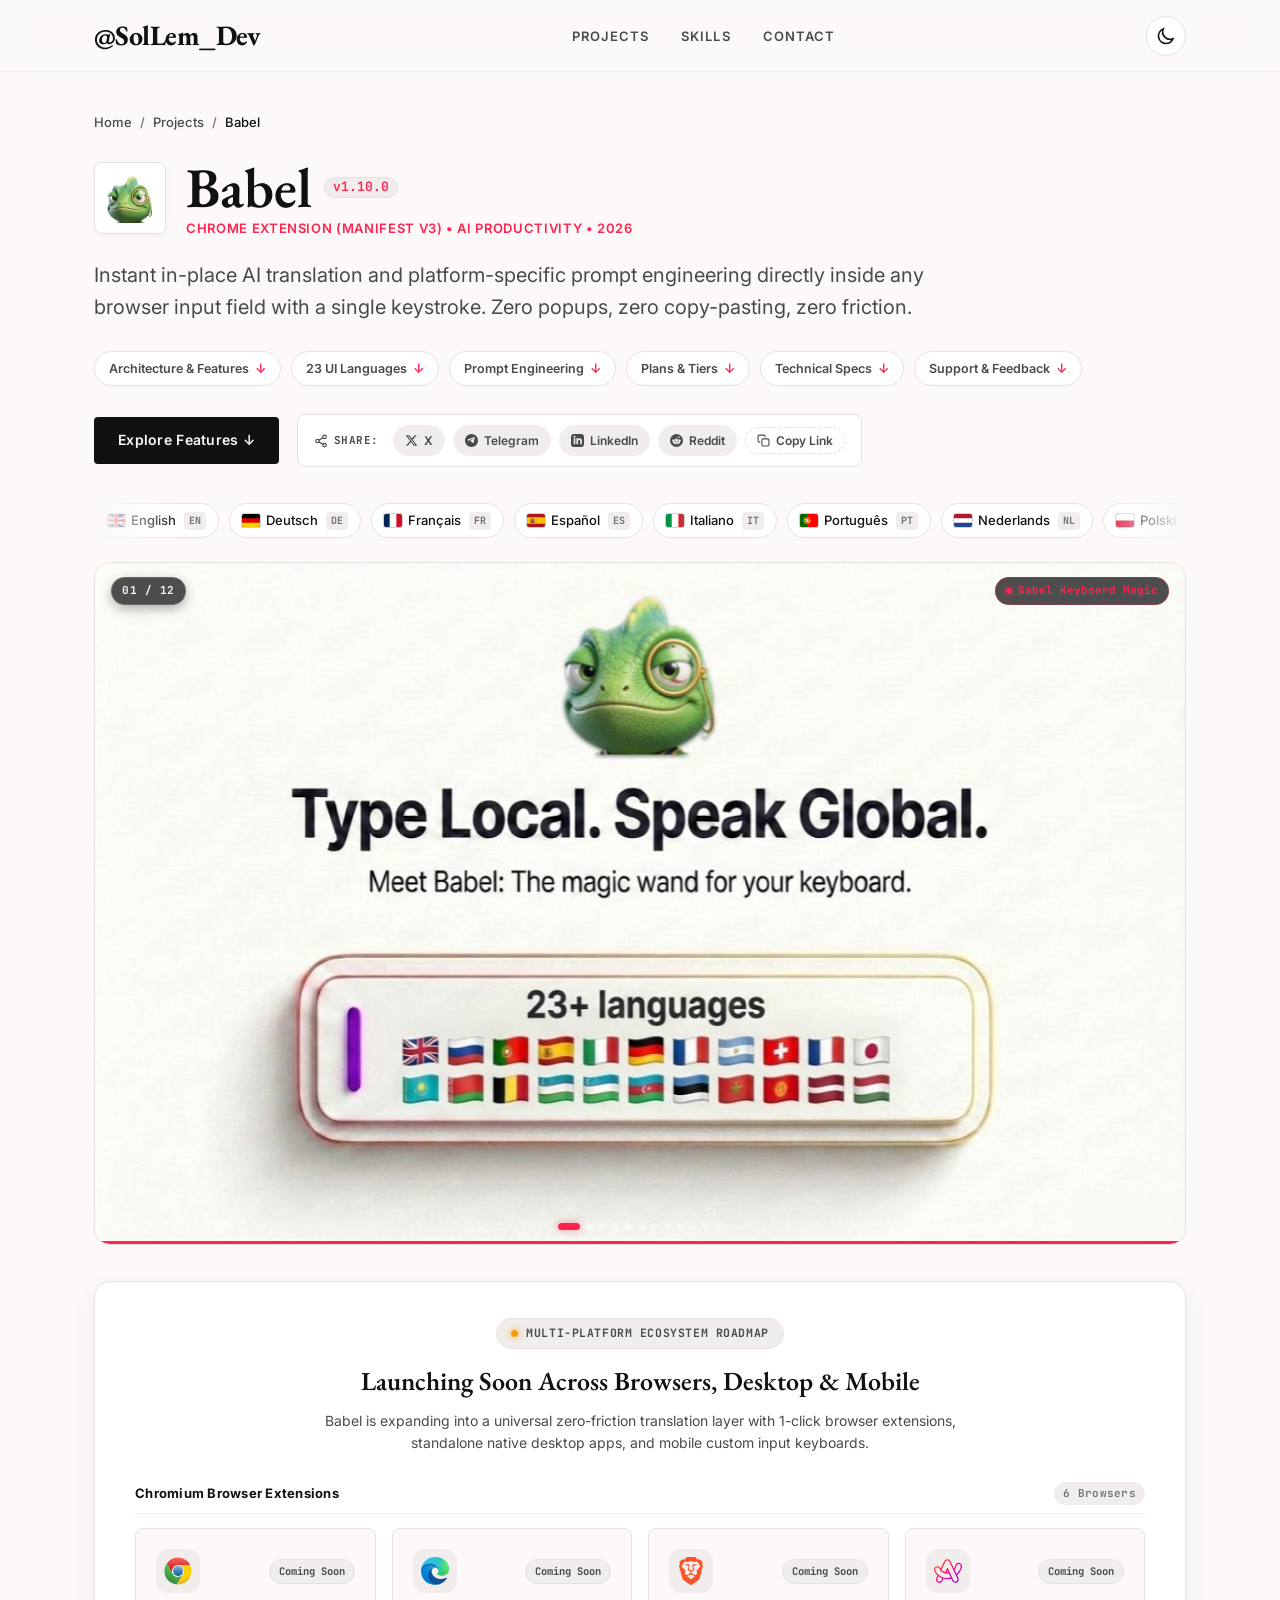
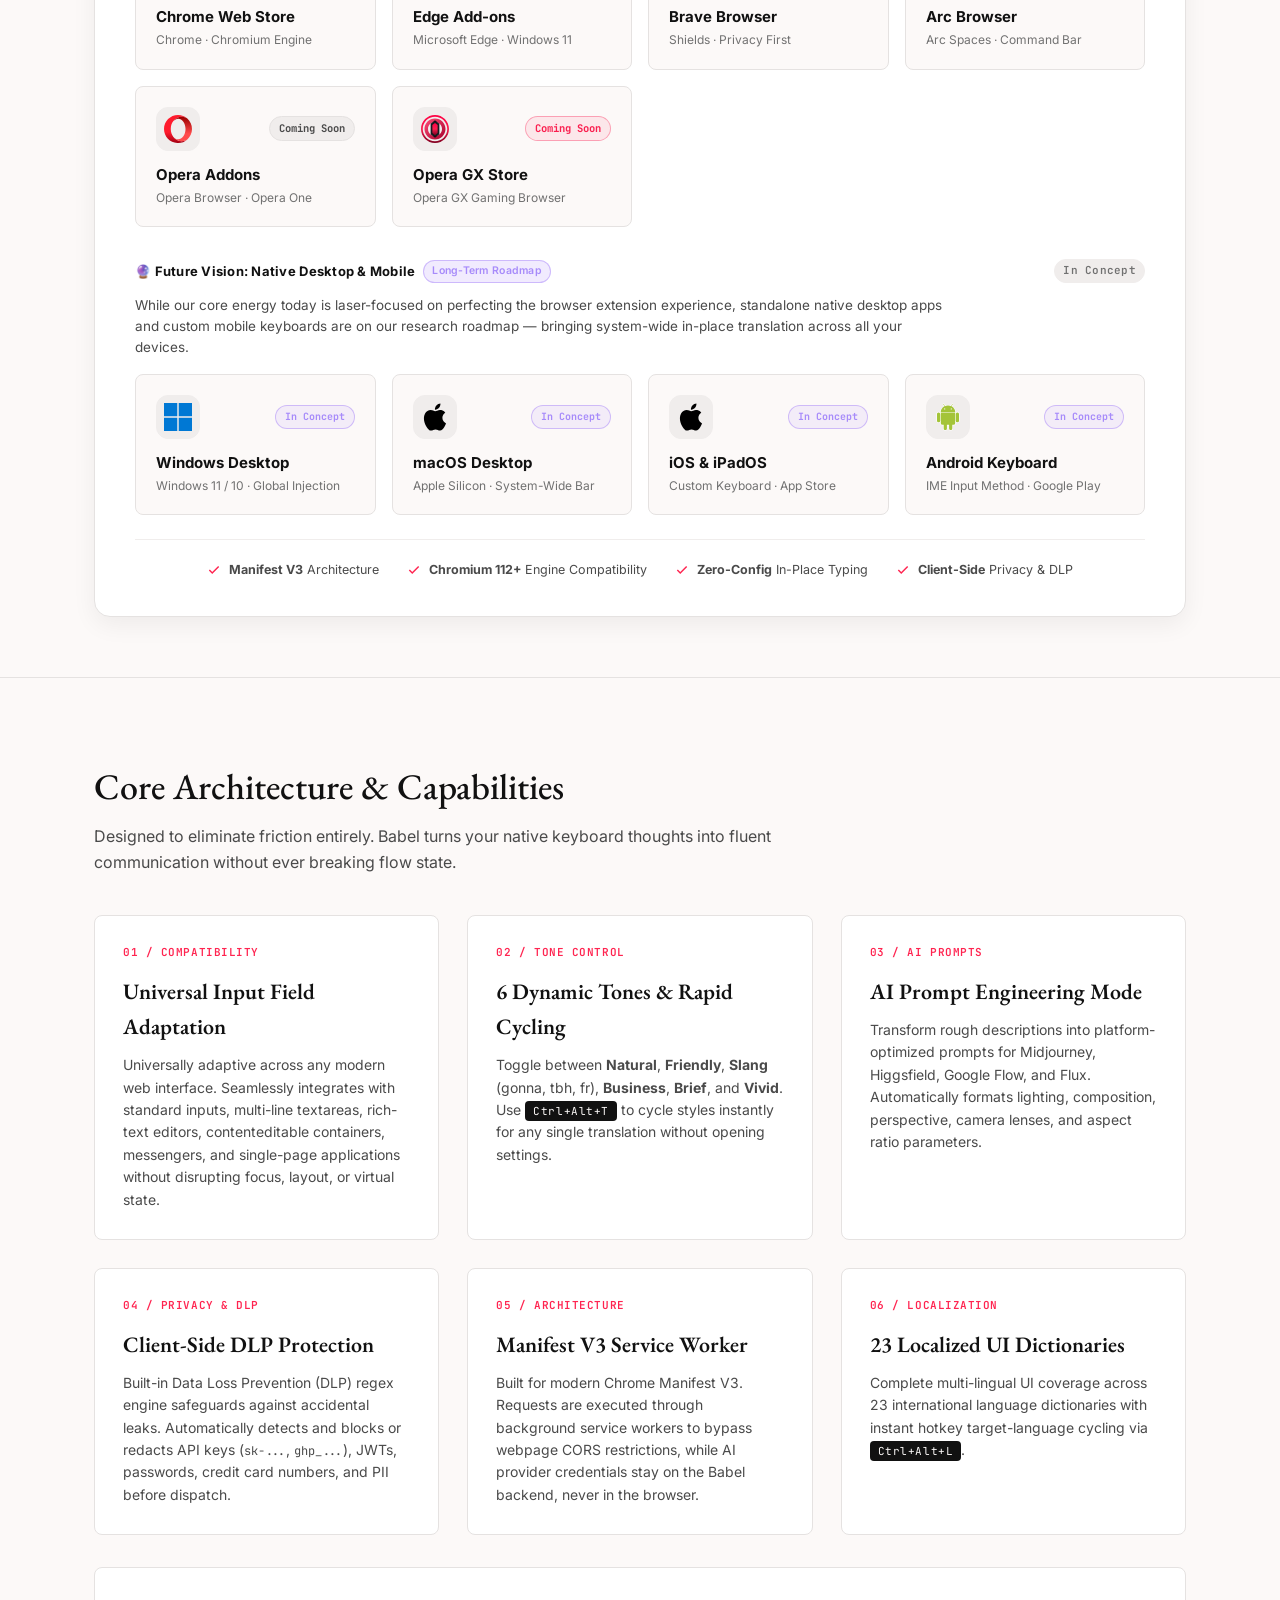
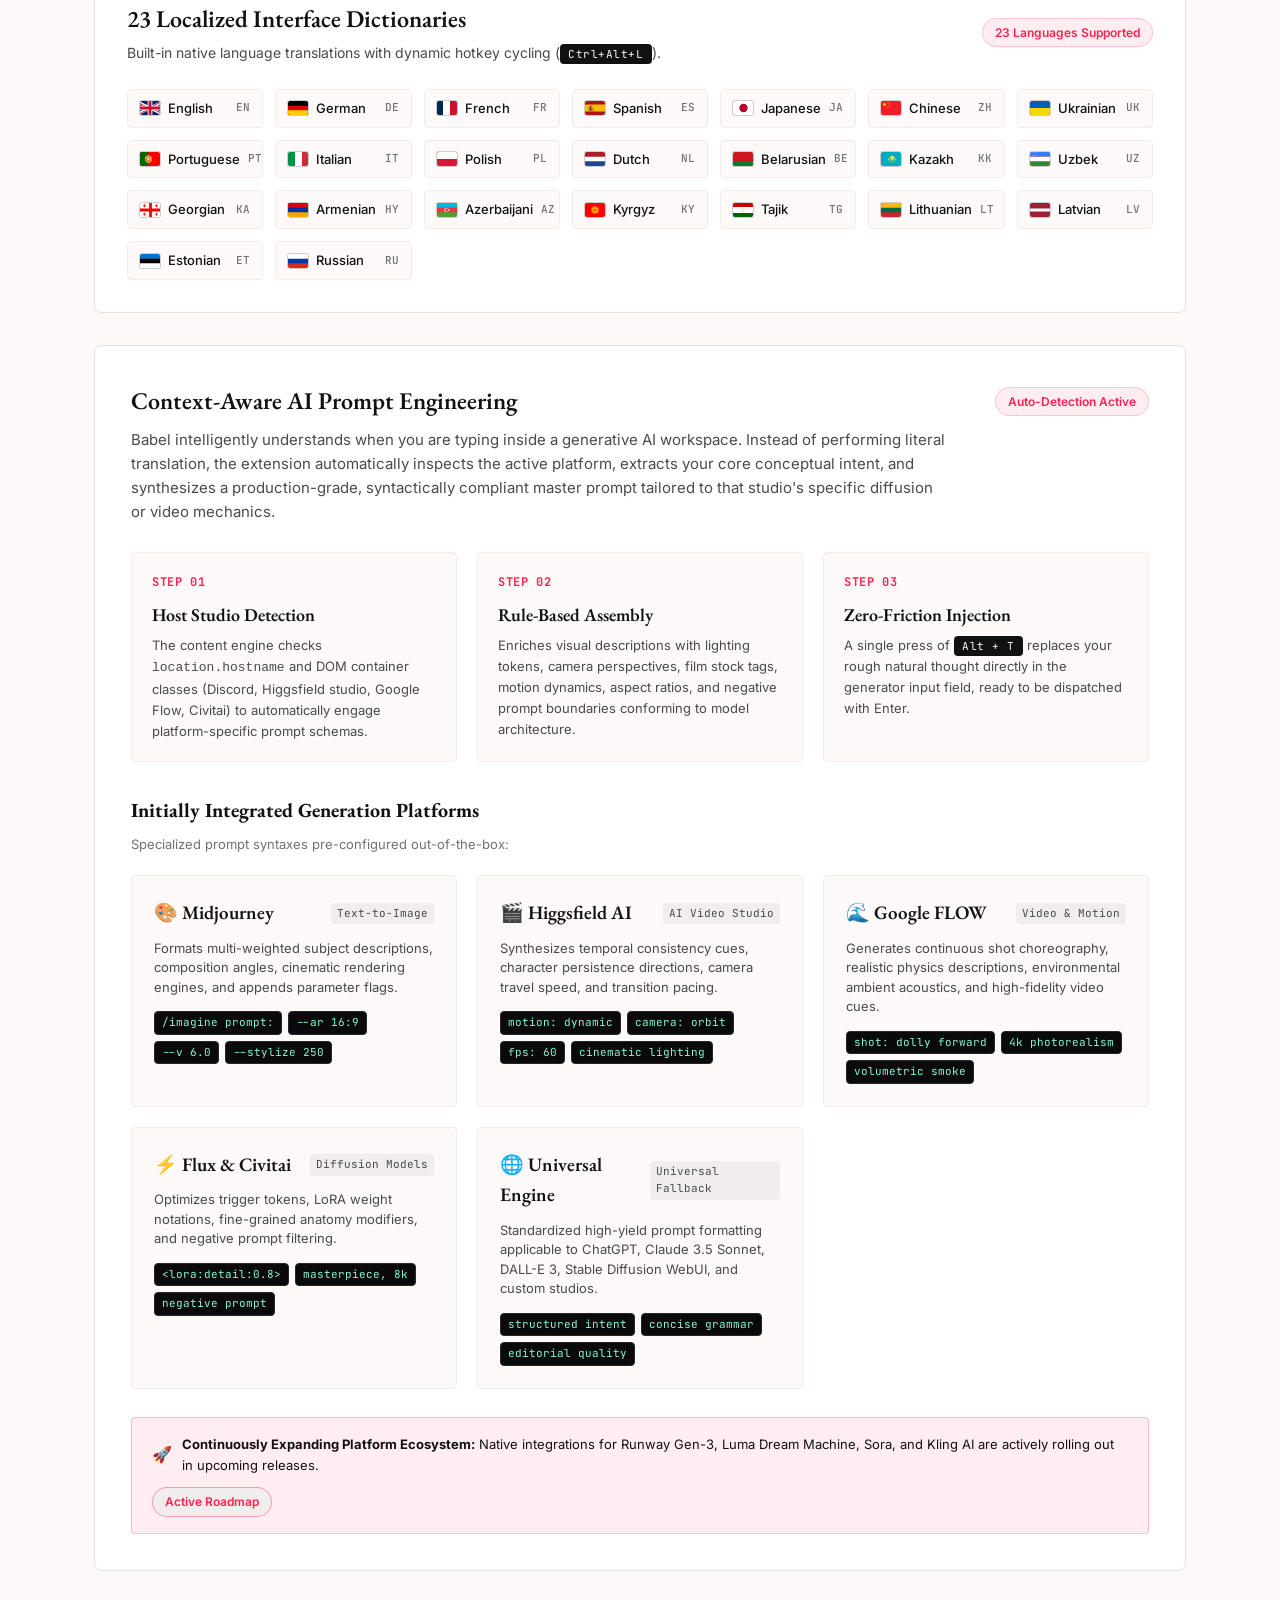
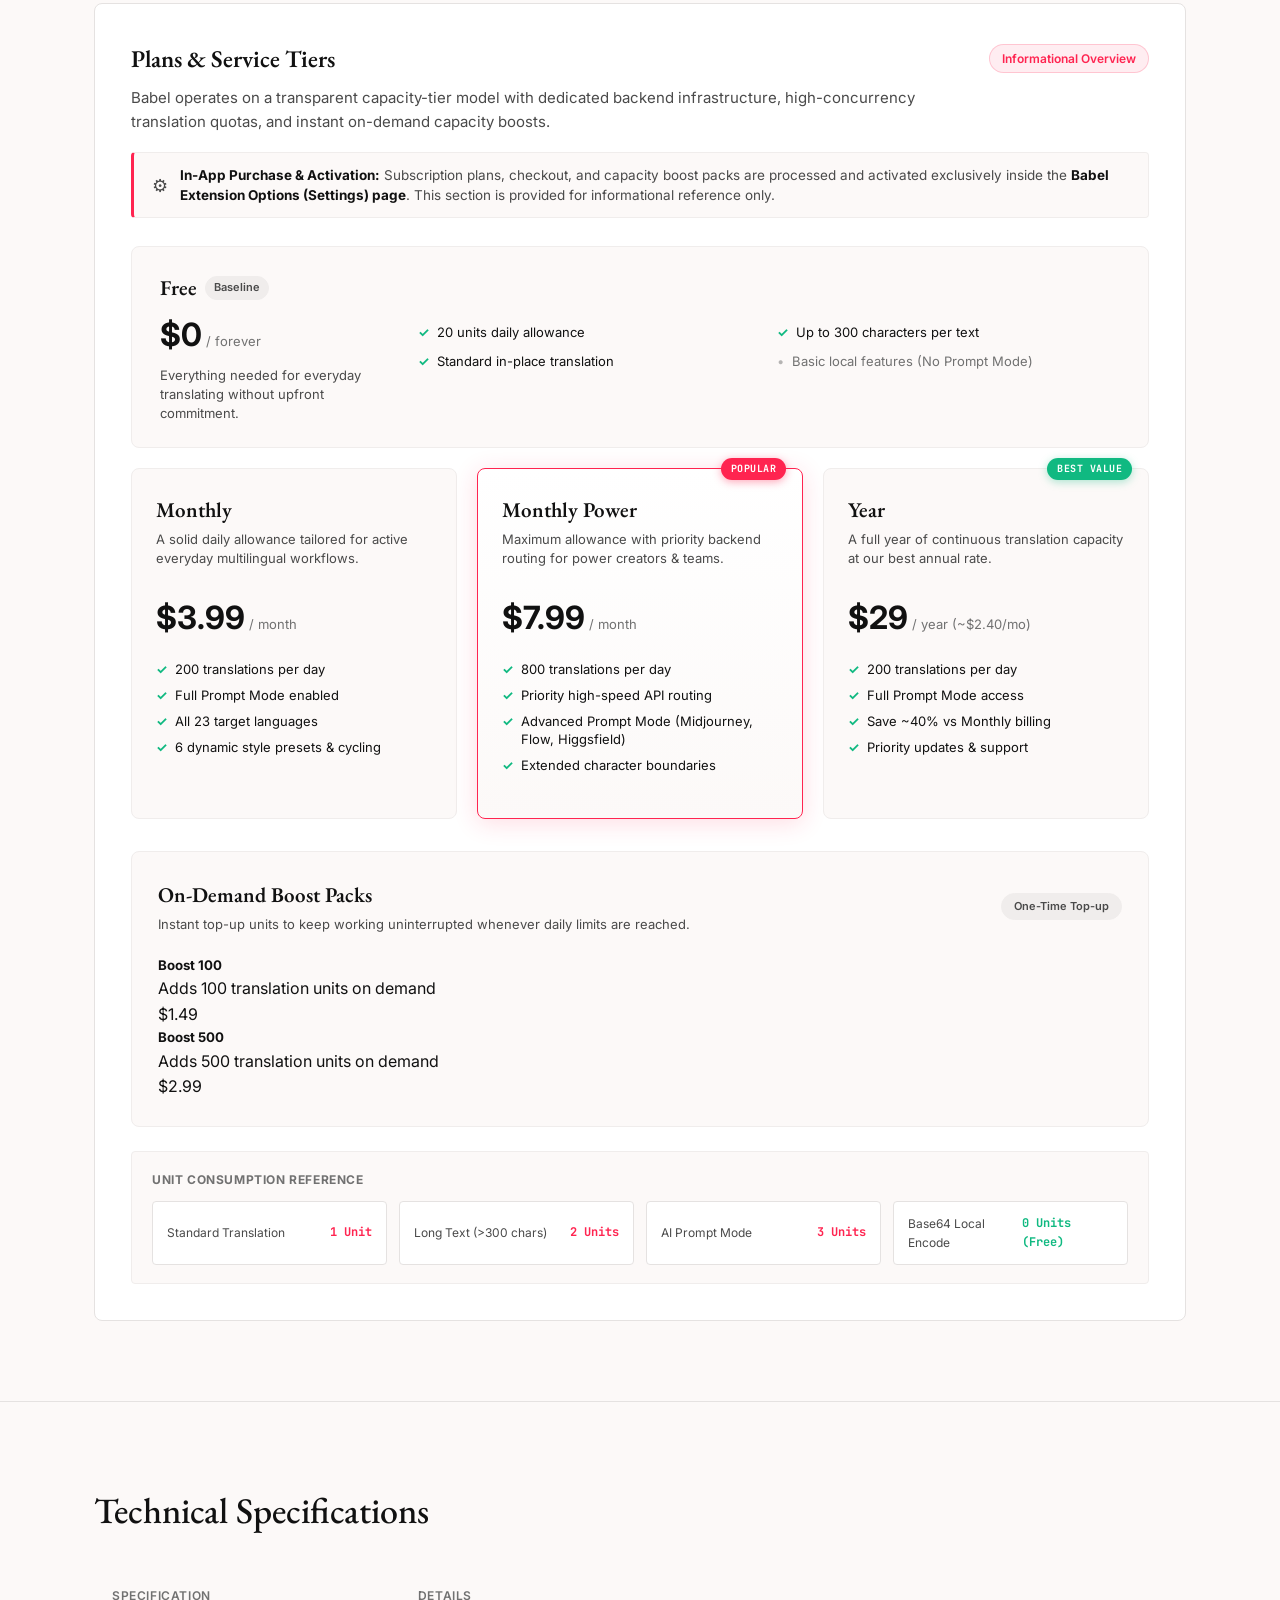
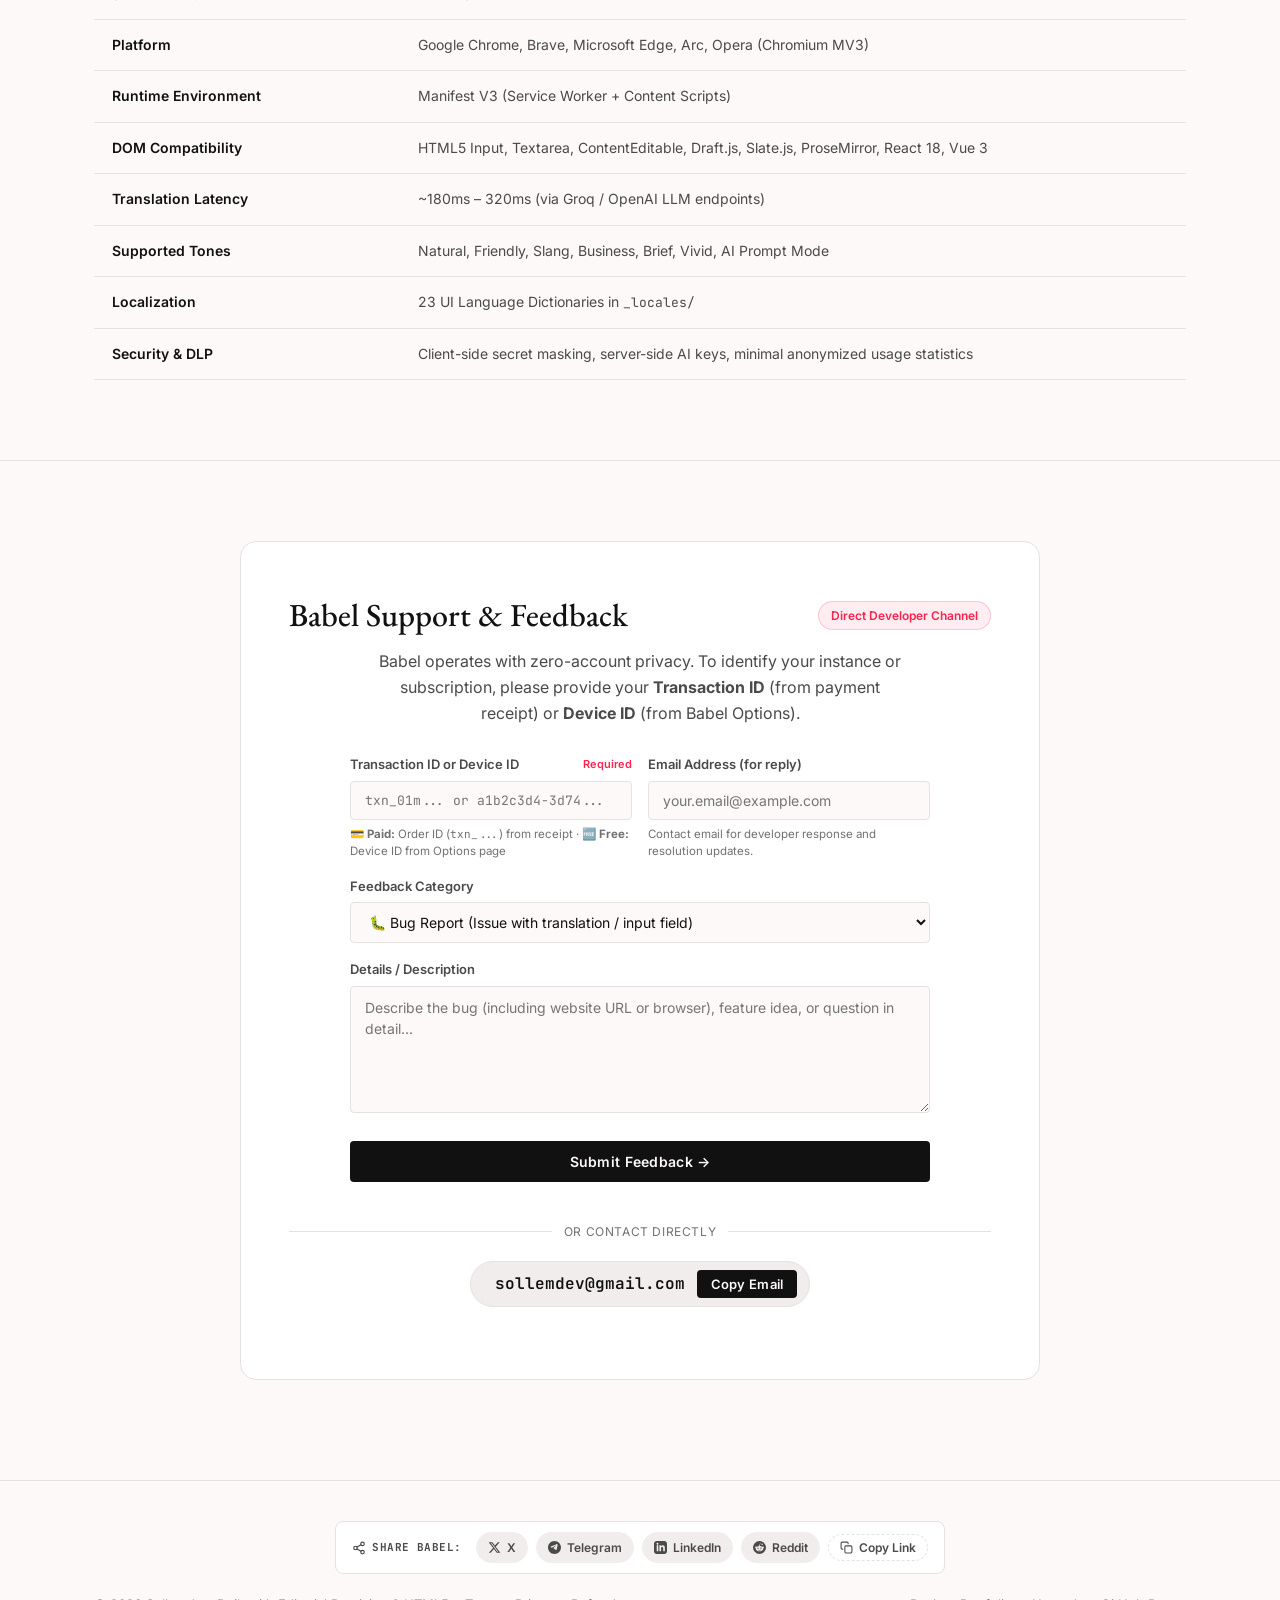
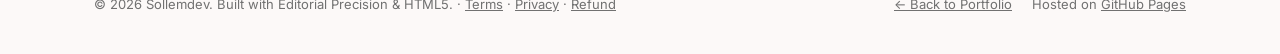
<file: projects/babel/index.html>
<!DOCTYPE html>
<html lang="en" data-theme="light">
<head>
  <!-- Google tag (gtag.js) -->
  <script async src="https://www.googletagmanager.com/gtag/js?id=G-894W8CYHGQ"></script>
  <script>
    window.dataLayer = window.dataLayer || [];
    function gtag(){dataLayer.push(arguments);}
    gtag('js', new Date());

    gtag('config', 'G-894W8CYHGQ');
  </script>

  <meta charset="UTF-8" />
  <meta name="viewport" content="width=device-width, initial-scale=1.0" />
  
  <!-- SEO & Primary Metadata -->
  <title>Babel — Autonomous AI In-Place Translation &amp; Keyboard Extension</title>
  <meta name="description" content="Babel is a high-speed Manifest V3 browser extension for instant in-place text translation and multi-model AI prompt enhancement directly inside any input field via hotkey." />
  <meta name="keywords" content="Babel, AI Translation, In-Place Translation, Chrome Extension, Manifest V3, Prompt Engineering, Keyboard Extension, OpenAI, Claude, DeepSeek, Gemini, Ollama, Sollemdev" />
  <meta name="author" content="Sollemdev" />
  <meta name="robots" content="index, follow, max-image-preview:large, max-snippet:-1, max-video-preview:-1" />
  <link rel="canonical" href="https://sollemdev.github.io/projects/babel/" />

  <!-- OpenGraph / Facebook / LinkedIn / Telegram Metadata -->
  <meta property="og:site_name" content="Sollemdev Portfolio &amp; Labs" />
  <meta property="og:type" content="website" />
  <meta property="og:url" content="https://sollemdev.github.io/projects/babel/" />
  <meta property="og:title" content="Babel — Autonomous AI In-Place Translation &amp; Keyboard Extension" />
  <meta property="og:description" content="Type in your language, press hotkey, and get instant human-level translation or AI prompt enhancement directly inside any input field with zero popups." />
  <meta property="og:image" content="https://sollemdev.github.io/assets/images/babel-banner.jpg" />
  <meta property="og:image:secure_url" content="https://sollemdev.github.io/assets/images/babel-banner.jpg" />
  <meta property="og:image:type" content="image/jpeg" />
  <meta property="og:image:width" content="1280" />
  <meta property="og:image:height" content="800" />
  <meta property="og:image:alt" content="Babel — Instant AI Keyboard Translation Extension" />
  <meta property="og:locale" content="en_US" />

  <!-- Twitter / X Card Metadata -->
  <meta name="twitter:card" content="summary_large_image" />
  <meta name="twitter:url" content="https://sollemdev.github.io/projects/babel/" />
  <meta name="twitter:title" content="Babel — Autonomous AI In-Place Translation &amp; Keyboard Extension" />
  <meta name="twitter:description" content="Type in your language, press hotkey, and get instant human-level translation or AI prompt enhancement directly inside any input field." />
  <meta name="twitter:image" content="https://sollemdev.github.io/assets/images/babel-banner.jpg" />
  <meta name="twitter:image:alt" content="Babel Keyboard Magic Preview" />
  <meta name="twitter:creator" content="@SolLem_Dev" />

  <!-- JSON-LD Structured Data Schema -->
  <script type="application/ld+json">
  {
    "@context": "https://schema.org",
    "@type": "SoftwareApplication",
    "name": "Babel — In-Place AI Translation & Prompting",
    "operatingSystem": "Windows, macOS, Linux, ChromeOS",
    "applicationCategory": "ProductivityApplication",
    "browserRequirements": "Google Chrome, Microsoft Edge, Brave, Arc, Opera, Opera GX, Vivaldi",
    "softwareVersion": "1.10.0",
    "description": "Autonomous browser extension for instant in-place text translation and AI prompt enhancement directly inside any web input field via hotkey.",
    "url": "https://sollemdev.github.io/projects/babel/",
    "image": "https://sollemdev.github.io/assets/images/babel-banner.jpg",
    "author": {
      "@type": "Person",
      "name": "Sollemdev",
      "url": "https://sollemdev.github.io/"
    },
    "offers": {
      "@type": "Offer",
      "price": "0",
      "priceCurrency": "USD"
    }
  }
  </script>

  <!-- Favicon -->
  <link rel="icon" type="image/svg+xml" href="../../favicon.svg" />

  <!-- Google Fonts: EB Garamond & Inter -->
  <link rel="preconnect" href="https://fonts.googleapis.com" />
  <link rel="preconnect" href="https://fonts.gstatic.com" crossorigin />
  <link href="https://fonts.googleapis.com/css2?family=EB+Garamond:ital,wght@0,400;0,500;0,600;0,700;1,400;1,600&family=Inter:wght@400;500;600;700&family=JetBrains+Mono:wght@400;600&display=swap" rel="stylesheet" />

  <!-- Stylesheet -->
  <link rel="stylesheet" href="../../css/style.css" />
</head>
<body>

  <!-- Site Header -->
  <header class="site-header" id="header">
    <div class="container header-content">
      <a href="../../index.html" class="brand-logo" id="brand-link">
        @SolLem_Dev
      </a>

      <nav>
        <ul class="nav-menu">
          <li><a href="../../index.html#work" class="nav-link">Projects</a></li>
          <li><a href="../../index.html#skills" class="nav-link">Skills</a></li>
          <li><a href="../../index.html#contact" class="nav-link">Contact</a></li>
        </ul>
      </nav>

      <div class="header-actions">
        <button id="theme-toggle" class="icon-btn" aria-label="Toggle Dark/Light Mode" title="Toggle theme">
          <svg id="theme-icon" width="20" height="20" viewBox="0 0 24 24" fill="none" xmlns="http://www.w3.org/2000/svg">
            <path d="M20.354 15.354A9 9 0 018.646 3.646 9.003 9.003 0 0012 21a9.003 9.003 0 008.354-5.646z" stroke="currentColor" stroke-width="2" stroke-linecap="round" stroke-linejoin="round"/>
          </svg>
        </button>
      </div>
    </div>
  </header>

  <main>
    <!-- Project Hero Section -->
    <section class="project-hero">
      <div class="container">
        <!-- Breadcrumb -->
        <nav class="project-breadcrumb" aria-label="Breadcrumb">
          <a href="../../index.html">Home</a>
          <span>/</span>
          <a href="../../index.html#work">Projects</a>
          <span>/</span>
          <span style="color: var(--text-primary);">Babel</span>
        </nav>

        <div class="project-header-top">
          <div class="project-icon-box">
            <img src="../../assets/icons/babel/icon128.png" alt="Babel Icon" />
          </div>
          <div class="project-title-group">
            <h1 class="project-main-title">
              Babel
              <span class="project-version-badge">v1.10.0</span>
            </h1>
            <div style="font-size: 13px; font-weight: 600; color: var(--accent-primary); letter-spacing: 0.05em; text-transform: uppercase;">
              Chrome Extension (Manifest V3) &bull; AI Productivity &bull; 2026
            </div>
          </div>
        </div>

        <p class="project-lead-text">
          Instant in-place AI translation and platform-specific prompt engineering directly inside any browser input field with a single keystroke. Zero popups, zero copy-pasting, zero friction.
        </p>

        <!-- In-Page Anchor Navigation Menu -->
        <nav class="project-anchor-nav" aria-label="Page Sections">
          <a href="#features" class="anchor-nav-item">
            <span>Architecture &amp; Features</span>
            <span class="anchor-nav-arrow">&darr;</span>
          </a>
          <a href="#localization" class="anchor-nav-item">
            <span>23 UI Languages</span>
            <span class="anchor-nav-arrow">&darr;</span>
          </a>
          <a href="#prompts" class="anchor-nav-item">
            <span>Prompt Engineering</span>
            <span class="anchor-nav-arrow">&darr;</span>
          </a>
          <a href="#pricing" class="anchor-nav-item">
            <span>Plans &amp; Tiers</span>
            <span class="anchor-nav-arrow">&darr;</span>
          </a>
          <a href="#specs" class="anchor-nav-item">
            <span>Technical Specs</span>
            <span class="anchor-nav-arrow">&darr;</span>
          </a>
          <a href="#support" class="anchor-nav-item">
            <span>Support &amp; Feedback</span>
            <span class="anchor-nav-arrow">&darr;</span>
          </a>
        </nav>

        <!-- Hero Action Row: CTA + Social Share Strip on one horizontal line -->
        <div class="hero-action-row">
          <div class="hero-cta">
            <a href="#features" class="btn-primary">
              Explore Features &darr;
            </a>
          </div>

          <!-- Project Social Share Strip -->
          <div class="project-share-strip">
            <span class="share-label">
              <svg width="14" height="14" viewBox="0 0 24 24" fill="none" stroke="currentColor" stroke-width="2" stroke-linecap="round" stroke-linejoin="round"><circle cx="18" cy="5" r="3"/><circle cx="6" cy="12" r="3"/><circle cx="18" cy="19" r="3"/><line x1="8.59" y1="13.51" x2="15.42" y2="17.49"/><line x1="15.41" y1="6.51" x2="8.59" y2="10.49"/></svg>
              Share:
            </span>
            <div class="share-btn-group">
              <a href="https://twitter.com/intent/tweet?text=Babel%20%E2%80%94%20Instant%20in-place%20AI%20translation%20%26%20prompt%20engineering%20directly%20inside%20any%20browser%20input%20field!&url=https%3A%2F%2Fsollemdev.github.io%2Fprojects%2Fbabel%2F&via=SolLem_Dev" target="_blank" rel="noopener noreferrer" class="share-btn" title="Share on X (Twitter)" aria-label="Share on X">
                <svg width="13" height="13" viewBox="0 0 24 24" fill="currentColor"><path d="M18.244 2.25h3.308l-7.227 8.26 8.502 11.24H16.17l-5.214-6.817L4.99 21.75H1.68l7.73-8.835L1.254 2.25H8.08l4.713 6.231zm-1.161 17.52h1.833L7.084 4.126H5.117z"/></svg>
                <span>X</span>
              </a>
              <a href="https://t.me/share/url?url=https%3A%2F%2Fsollemdev.github.io%2Fprojects%2Fbabel%2F&text=Babel%20%E2%80%94%20Instant%20In-Place%20AI%20Translation%20%26%20Prompting%20Extension" target="_blank" rel="noopener noreferrer" class="share-btn" title="Share on Telegram" aria-label="Share on Telegram">
                <svg width="13" height="13" viewBox="0 0 24 24" fill="currentColor"><path d="M12 0C5.373 0 0 5.373 0 12s5.373 12 12 12 12-5.373 12-12S18.627 0 12 0zm5.562 8.161c-.18.847-.96 4.966-1.357 7.085-.168.898-.5 1.199-.821 1.229-.698.064-1.228-.46-1.905-.904-1.06-.694-1.659-1.126-2.687-1.803-1.188-.783-.418-1.213.259-1.916.177-.184 3.247-2.977 3.307-3.23.007-.032.014-.15-.056-.212s-.174-.041-.249-.024c-.106.024-1.793 1.14-5.061 3.345-.479.329-.913.489-1.302.481-.428-.009-1.252-.242-1.865-.442-.751-.244-1.349-.374-1.297-.789.027-.216.325-.437.893-.664 3.498-1.524 5.831-2.529 7.001-3.014 3.332-1.386 4.025-1.627 4.477-1.635.099-.002.321.023.465.14.121.099.155.232.171.326.016.093.036.307.02.474z"/></svg>
                <span>Telegram</span>
              </a>
              <a href="https://www.linkedin.com/sharing/share-offsite/?url=https%3A%2F%2Fsollemdev.github.io%2Fprojects%2Fbabel%2F" target="_blank" rel="noopener noreferrer" class="share-btn" title="Share on LinkedIn" aria-label="Share on LinkedIn">
                <svg width="13" height="13" viewBox="0 0 24 24" fill="currentColor"><path d="M19 0h-14c-2.761 0-5 2.239-5 5v14c0 2.761 2.239 5 5 5h14c2.762 0 5-2.239 5-5v-14c0-2.761-2.238-5-5-5zm-11 19h-3v-11h3v11zm-1.5-12.268c-.966 0-1.75-.79-1.75-1.764s.784-1.764 1.75-1.764 1.75.79 1.75 1.764-.783 1.764-1.75 1.764zm13.5 12.268h-3v-5.604c0-3.368-4-3.113-4 0v5.604h-3v-11h3v1.765c1.396-2.586 7-2.777 7 2.476v6.759z"/></svg>
                <span>LinkedIn</span>
              </a>
              <a href="https://reddit.com/submit?url=https%3A%2F%2Fsollemdev.github.io%2Fprojects%2Fbabel%2F&title=Babel%20%E2%80%94%20Instant%20AI%20In-Place%20Translation%20Extension" target="_blank" rel="noopener noreferrer" class="share-btn" title="Share on Reddit" aria-label="Share on Reddit">
                <svg width="13" height="13" viewBox="0 0 24 24" fill="currentColor"><path d="M12 0A12 12 0 0 0 0 12a12 12 0 0 0 12 12 12 12 0 0 0 12-12A12 12 0 0 0 12 0zm5.01 4.744c.688 0 1.25.561 1.25 1.249a1.25 1.25 0 0 1-2.498.056l-2.597-.547-.8 3.747c1.824.07 3.48.632 4.674 1.488.308-.309.73-.491 1.207-.491.968 0 1.754.786 1.754 1.754 0 .716-.435 1.333-1.01 1.614a3.111 3.111 0 0 1 .042.52c0 2.694-3.13 4.87-7.004 4.87-3.874 0-7.004-2.176-7.004-4.87 0-.183.015-.366.043-.534A1.748 1.748 0 0 1 4.028 12c0-.968.786-1.754 1.754-1.754.463 0 .898.196 1.207.49 1.207-.883 2.878-1.43 4.744-1.487l.885-4.182a.342.342 0 0 1 .14-.197.35.35 0 0 1 .238-.042l2.906.617a1.214 1.214 0 0 1 1.108-.701zM9.25 12C8.561 12 8 12.562 8 13.25c0 .687.561 1.248 1.25 1.248.687 0 1.248-.561 1.248-1.249 0-.688-.561-1.249-1.249-1.249zm5.5 0c-.687 0-1.248.561-1.248 1.25 0 .687.561 1.248 1.249 1.248.688 0 1.249-.561 1.249-1.249 0-.687-.562-1.249-1.25-1.249zm-5.466 3.99a.327.327 0 0 0-.231.094.33.33 0 0 0 0 .463c.842.842 2.484.913 2.961.913.477 0 2.105-.056 2.961-.913a.361.361 0 0 0 .029-.463.33.33 0 0 0-.464 0c-.547.533-1.684.73-2.512.73-.828 0-1.979-.197-2.512-.73a.326.326 0 0 0-.232-.095z"/></svg>
                <span>Reddit</span>
              </a>
              <button type="button" class="share-btn copy-link-btn" id="share-copy-btn" title="Copy Link" aria-label="Copy page URL to clipboard">
                <svg width="13" height="13" viewBox="0 0 24 24" fill="none" stroke="currentColor" stroke-width="2" stroke-linecap="round" stroke-linejoin="round"><rect x="9" y="9" width="13" height="13" rx="2" ry="2"/><path d="M5 15H4a2 2 0 0 1-2-2V4a2 2 0 0 1 2-2h9a2 2 0 0 1 2 2v1"/></svg>
                <span id="copy-btn-text">Copy Link</span>
              </button>
            </div>
          </div>
        </div>

        <!-- Infinite Language Marquee Ticker (Right to Left) -->
        <div class="lang-marquee-container" aria-label="Supported Languages Marquee">
          <div class="lang-marquee-track-wrapper">
            <div class="lang-marquee-track">
              <!-- Content Group 1 -->
              <div class="lang-marquee-content">
                <span class="lang-marquee-pill"><span class="lang-flag"><img src="../../assets/flags/gb.svg" alt="EN" width="18" height="13" loading="lazy" /></span> English <span class="lang-code">EN</span></span>
                <span class="lang-marquee-pill"><span class="lang-flag"><img src="../../assets/flags/de.svg" alt="DE" width="18" height="13" loading="lazy" /></span> Deutsch <span class="lang-code">DE</span></span>
                <span class="lang-marquee-pill"><span class="lang-flag"><img src="../../assets/flags/fr.svg" alt="FR" width="18" height="13" loading="lazy" /></span> Français <span class="lang-code">FR</span></span>
                <span class="lang-marquee-pill"><span class="lang-flag"><img src="../../assets/flags/es.svg" alt="ES" width="18" height="13" loading="lazy" /></span> Español <span class="lang-code">ES</span></span>
                <span class="lang-marquee-pill"><span class="lang-flag"><img src="../../assets/flags/it.svg" alt="IT" width="18" height="13" loading="lazy" /></span> Italiano <span class="lang-code">IT</span></span>
                <span class="lang-marquee-pill"><span class="lang-flag"><img src="../../assets/flags/pt.svg" alt="PT" width="18" height="13" loading="lazy" /></span> Português <span class="lang-code">PT</span></span>
                <span class="lang-marquee-pill"><span class="lang-flag"><img src="../../assets/flags/nl.svg" alt="NL" width="18" height="13" loading="lazy" /></span> Nederlands <span class="lang-code">NL</span></span>
                <span class="lang-marquee-pill"><span class="lang-flag"><img src="../../assets/flags/pl.svg" alt="PL" width="18" height="13" loading="lazy" /></span> Polski <span class="lang-code">PL</span></span>
                <span class="lang-marquee-pill"><span class="lang-flag"><img src="../../assets/flags/ua.svg" alt="UK" width="18" height="13" loading="lazy" /></span> Українська <span class="lang-code">UK</span></span>
                <span class="lang-marquee-pill"><span class="lang-flag"><img src="../../assets/flags/jp.svg" alt="JA" width="18" height="13" loading="lazy" /></span> 日本語 <span class="lang-code">JA</span></span>
                <span class="lang-marquee-pill"><span class="lang-flag"><img src="../../assets/flags/cn.svg" alt="ZH" width="18" height="13" loading="lazy" /></span> 简体中文 <span class="lang-code">ZH</span></span>
                <span class="lang-marquee-pill"><span class="lang-flag"><img src="../../assets/flags/az.svg" alt="AZ" width="18" height="13" loading="lazy" /></span> Azərbaycanca <span class="lang-code">AZ</span></span>
                <span class="lang-marquee-pill"><span class="lang-flag"><img src="../../assets/flags/by.svg" alt="BE" width="18" height="13" loading="lazy" /></span> Беларуская <span class="lang-code">BE</span></span>
                <span class="lang-marquee-pill"><span class="lang-flag"><img src="../../assets/flags/kz.svg" alt="KK" width="18" height="13" loading="lazy" /></span> Қазақша <span class="lang-code">KK</span></span>
                <span class="lang-marquee-pill"><span class="lang-flag"><img src="../../assets/flags/uz.svg" alt="UZ" width="18" height="13" loading="lazy" /></span> O'zbekcha <span class="lang-code">UZ</span></span>
                <span class="lang-marquee-pill"><span class="lang-flag"><img src="../../assets/flags/ge.svg" alt="KA" width="18" height="13" loading="lazy" /></span> ქართული <span class="lang-code">KA</span></span>
                <span class="lang-marquee-pill"><span class="lang-flag"><img src="../../assets/flags/am.svg" alt="HY" width="18" height="13" loading="lazy" /></span> Հайերեն <span class="lang-code">HY</span></span>
                <span class="lang-marquee-pill"><span class="lang-flag"><img src="../../assets/flags/kg.svg" alt="KY" width="18" height="13" loading="lazy" /></span> Кыргызча <span class="lang-code">KY</span></span>
                <span class="lang-marquee-pill"><span class="lang-flag"><img src="../../assets/flags/tj.svg" alt="TG" width="18" height="13" loading="lazy" /></span> Тоҷикӣ <span class="lang-code">TG</span></span>
                <span class="lang-marquee-pill"><span class="lang-flag"><img src="../../assets/flags/lt.svg" alt="LT" width="18" height="13" loading="lazy" /></span> Lietuvių <span class="lang-code">LT</span></span>
                <span class="lang-marquee-pill"><span class="lang-flag"><img src="../../assets/flags/lv.svg" alt="LV" width="18" height="13" loading="lazy" /></span> Latviešu <span class="lang-code">LV</span></span>
                <span class="lang-marquee-pill"><span class="lang-flag"><img src="../../assets/flags/ee.svg" alt="ET" width="18" height="13" loading="lazy" /></span> Eesti <span class="lang-code">ET</span></span>
                <span class="lang-marquee-pill"><span class="lang-flag"><img src="../../assets/flags/ru.svg" alt="RU" width="18" height="13" loading="lazy" /></span> Русский <span class="lang-code">RU</span></span>
              </div>
              <!-- Content Group 2 (Duplicate for seamless infinite flow) -->
              <div class="lang-marquee-content" aria-hidden="true">
                <span class="lang-marquee-pill"><span class="lang-flag"><img src="../../assets/flags/gb.svg" alt="EN" width="18" height="13" loading="lazy" /></span> English <span class="lang-code">EN</span></span>
                <span class="lang-marquee-pill"><span class="lang-flag"><img src="../../assets/flags/de.svg" alt="DE" width="18" height="13" loading="lazy" /></span> Deutsch <span class="lang-code">DE</span></span>
                <span class="lang-marquee-pill"><span class="lang-flag"><img src="../../assets/flags/fr.svg" alt="FR" width="18" height="13" loading="lazy" /></span> Français <span class="lang-code">FR</span></span>
                <span class="lang-marquee-pill"><span class="lang-flag"><img src="../../assets/flags/es.svg" alt="ES" width="18" height="13" loading="lazy" /></span> Español <span class="lang-code">ES</span></span>
                <span class="lang-marquee-pill"><span class="lang-flag"><img src="../../assets/flags/it.svg" alt="IT" width="18" height="13" loading="lazy" /></span> Italiano <span class="lang-code">IT</span></span>
                <span class="lang-marquee-pill"><span class="lang-flag"><img src="../../assets/flags/pt.svg" alt="PT" width="18" height="13" loading="lazy" /></span> Português <span class="lang-code">PT</span></span>
                <span class="lang-marquee-pill"><span class="lang-flag"><img src="../../assets/flags/nl.svg" alt="NL" width="18" height="13" loading="lazy" /></span> Nederlands <span class="lang-code">NL</span></span>
                <span class="lang-marquee-pill"><span class="lang-flag"><img src="../../assets/flags/pl.svg" alt="PL" width="18" height="13" loading="lazy" /></span> Polski <span class="lang-code">PL</span></span>
                <span class="lang-marquee-pill"><span class="lang-flag"><img src="../../assets/flags/ua.svg" alt="UK" width="18" height="13" loading="lazy" /></span> Українська <span class="lang-code">UK</span></span>
                <span class="lang-marquee-pill"><span class="lang-flag"><img src="../../assets/flags/jp.svg" alt="JA" width="18" height="13" loading="lazy" /></span> 日本語 <span class="lang-code">JA</span></span>
                <span class="lang-marquee-pill"><span class="lang-flag"><img src="../../assets/flags/cn.svg" alt="ZH" width="18" height="13" loading="lazy" /></span> 简体中文 <span class="lang-code">ZH</span></span>
                <span class="lang-marquee-pill"><span class="lang-flag"><img src="../../assets/flags/az.svg" alt="AZ" width="18" height="13" loading="lazy" /></span> Azərbaycanca <span class="lang-code">AZ</span></span>
                <span class="lang-marquee-pill"><span class="lang-flag"><img src="../../assets/flags/by.svg" alt="BE" width="18" height="13" loading="lazy" /></span> Беларуская <span class="lang-code">BE</span></span>
                <span class="lang-marquee-pill"><span class="lang-flag"><img src="../../assets/flags/kz.svg" alt="KK" width="18" height="13" loading="lazy" /></span> Қазақша <span class="lang-code">KK</span></span>
                <span class="lang-marquee-pill"><span class="lang-flag"><img src="../../assets/flags/uz.svg" alt="UZ" width="18" height="13" loading="lazy" /></span> O'zbekcha <span class="lang-code">UZ</span></span>
                <span class="lang-marquee-pill"><span class="lang-flag"><img src="../../assets/flags/ge.svg" alt="KA" width="18" height="13" loading="lazy" /></span> ქართული <span class="lang-code">KA</span></span>
                <span class="lang-marquee-pill"><span class="lang-flag"><img src="../../assets/flags/am.svg" alt="HY" width="18" height="13" loading="lazy" /></span> Հայերեն <span class="lang-code">HY</span></span>
                <span class="lang-marquee-pill"><span class="lang-flag"><img src="../../assets/flags/kg.svg" alt="KY" width="18" height="13" loading="lazy" /></span> Кыргызча <span class="lang-code">KY</span></span>
                <span class="lang-marquee-pill"><span class="lang-flag"><img src="../../assets/flags/tj.svg" alt="TG" width="18" height="13" loading="lazy" /></span> Тоҷикӣ <span class="lang-code">TG</span></span>
                <span class="lang-marquee-pill"><span class="lang-flag"><img src="../../assets/flags/lt.svg" alt="LT" width="18" height="13" loading="lazy" /></span> Lietuvių <span class="lang-code">LT</span></span>
                <span class="lang-marquee-pill"><span class="lang-flag"><img src="../../assets/flags/lv.svg" alt="LV" width="18" height="13" loading="lazy" /></span> Latviešu <span class="lang-code">LV</span></span>
                <span class="lang-marquee-pill"><span class="lang-flag"><img src="../../assets/flags/ee.svg" alt="ET" width="18" height="13" loading="lazy" /></span> Eesti <span class="lang-code">ET</span></span>
                <span class="lang-marquee-pill"><span class="lang-flag"><img src="../../assets/flags/ru.svg" alt="RU" width="18" height="13" loading="lazy" /></span> Русский <span class="lang-code">RU</span></span>
              </div>
            </div>
          </div>
        </div>

        <!-- Banner Showcase Carousel -->
        <div class="banner-carousel-container" id="banner-carousel" role="region" aria-label="Babel Feature Banners Carousel">
          <!-- Top Overlay Controls -->
          <div class="banner-carousel-top-bar">
            <div class="banner-counter-badge">
              <span id="carousel-current-index">01</span> / 12
            </div>
            <div class="banner-status-pill">
              <span class="banner-status-dot"></span>
              <span>Babel Keyboard Magic</span>
            </div>
          </div>

          <!-- Arrow Navigation -->
          <button class="carousel-nav-btn prev" id="carousel-prev" aria-label="Previous Banner">
            <svg width="20" height="20" viewBox="0 0 24 24" fill="none" stroke="currentColor" stroke-width="2.5" stroke-linecap="round" stroke-linejoin="round">
              <polyline points="15 18 9 12 15 6"></polyline>
            </svg>
          </button>
          <button class="carousel-nav-btn next" id="carousel-next" aria-label="Next Banner">
            <svg width="20" height="20" viewBox="0 0 24 24" fill="none" stroke="currentColor" stroke-width="2.5" stroke-linecap="round" stroke-linejoin="round">
              <polyline points="9 18 15 12 9 6"></polyline>
            </svg>
          </button>

          <!-- Slides Track Wrapper -->
          <div class="banner-carousel-track-wrapper">
            <div class="banner-carousel-track" id="carousel-track">
              <div class="banner-slide">
                <img src="../../assets/images/banners/Babel_Keyboard_Magic_1.jpg" alt="Babel Keyboard Magic — Slide 1" width="1280" height="800" />
              </div>
              <div class="banner-slide">
                <img src="../../assets/images/banners/Babel_Keyboard_Magic_2.jpg" alt="Babel Keyboard Magic — Slide 2" width="1280" height="800" loading="lazy" />
              </div>
              <div class="banner-slide">
                <img src="../../assets/images/banners/Babel_Keyboard_Magic_3.jpg" alt="Babel Keyboard Magic — Slide 3" width="1280" height="800" loading="lazy" />
              </div>
              <div class="banner-slide">
                <img src="../../assets/images/banners/Babel_Keyboard_Magic_4.jpg" alt="Babel Keyboard Magic — Slide 4" width="1280" height="800" loading="lazy" />
              </div>
              <div class="banner-slide">
                <img src="../../assets/images/banners/Babel_Keyboard_Magic_5.jpg" alt="Babel Keyboard Magic — Slide 5" width="1280" height="800" loading="lazy" />
              </div>
              <div class="banner-slide">
                <img src="../../assets/images/banners/Babel_Keyboard_Magic_6.jpg" alt="Babel Keyboard Magic — Slide 6" width="1280" height="800" loading="lazy" />
              </div>
              <div class="banner-slide">
                <img src="../../assets/images/banners/Babel_Keyboard_Magic_7.jpg" alt="Babel Keyboard Magic — Slide 7" width="1280" height="800" loading="lazy" />
              </div>
              <div class="banner-slide">
                <img src="../../assets/images/banners/Babel_Keyboard_Magic_8.jpg" alt="Babel Keyboard Magic — Slide 8" width="1280" height="800" loading="lazy" />
              </div>
              <div class="banner-slide">
                <img src="../../assets/images/banners/Babel_Keyboard_Magic_9.jpg" alt="Babel Keyboard Magic — Slide 9" width="1280" height="800" loading="lazy" />
              </div>
              <div class="banner-slide">
                <img src="../../assets/images/banners/Babel_Keyboard_Magic_10.jpg" alt="Babel Keyboard Magic — Slide 10" width="1280" height="800" loading="lazy" />
              </div>
              <div class="banner-slide">
                <img src="../../assets/images/banners/Babel_Keyboard_Magic_11.jpg" alt="Babel Keyboard Magic — Slide 11" width="1280" height="800" loading="lazy" />
              </div>
              <div class="banner-slide">
                <img src="../../assets/images/banners/Babel_Keyboard_Magic_12.jpg" alt="Babel Keyboard Magic — Slide 12" width="1280" height="800" loading="lazy" />
              </div>
            </div>
          </div>

          <!-- Bottom Pagination Dots -->
          <div class="banner-carousel-bottom-bar" id="carousel-dots"></div>

          <!-- Progress Bar Line -->
          <div class="banner-carousel-progress" id="carousel-progress"></div>
        </div>

        <!-- Browser Platforms & Native Ecosystem Availability Card -->
        <div class="browser-stores-card">
          <div class="browser-stores-header">
            <div class="browser-stores-badge-wrap">
              <span class="store-pulse-dot"></span>
              <span class="store-status-text">Multi-Platform Ecosystem Roadmap</span>
            </div>
            <h3 class="browser-stores-title">Launching Soon Across Browsers, Desktop &amp; Mobile</h3>
            <p class="browser-stores-desc">
              Babel is expanding into a universal zero-friction translation layer with 1-click browser extensions, standalone native desktop apps, and mobile custom input keyboards.
            </p>
          </div>

          <!-- Section 1: Browser Extensions -->
          <div class="ecosystem-section-label">
            <span>Chromium Browser Extensions</span>
            <span class="ecosystem-count">6 Browsers</span>
          </div>

          <div class="browser-stores-grid" style="grid-template-columns: repeat(auto-fit, minmax(220px, 1fr));">
            <!-- Chrome Web Store -->
            <div class="browser-store-item">
              <div class="store-item-header">
                <div class="store-icon-wrap">
                  <img src="../../assets/icons/browsers/chrome.svg" alt="Google Chrome" width="28" height="28" loading="lazy" />
                </div>
                <span class="store-badge">Coming Soon</span>
              </div>
              <div class="store-info">
                <div class="store-name">Chrome Web Store</div>
                <div class="store-sub">Chrome &middot; Chromium Engine</div>
              </div>
            </div>

            <!-- Microsoft Edge Add-ons -->
            <div class="browser-store-item">
              <div class="store-item-header">
                <div class="store-icon-wrap">
                  <img src="../../assets/icons/browsers/edge.svg" alt="Microsoft Edge" width="28" height="28" loading="lazy" />
                </div>
                <span class="store-badge">Coming Soon</span>
              </div>
              <div class="store-info">
                <div class="store-name">Edge Add-ons</div>
                <div class="store-sub">Microsoft Edge &middot; Windows 11</div>
              </div>
            </div>

            <!-- Brave Browser -->
            <div class="browser-store-item">
              <div class="store-item-header">
                <div class="store-icon-wrap">
                  <img src="../../assets/icons/platforms/brave.svg" alt="Brave Browser" width="28" height="28" loading="lazy" />
                </div>
                <span class="store-badge">Coming Soon</span>
              </div>
              <div class="store-info">
                <div class="store-name">Brave Browser</div>
                <div class="store-sub">Shields &middot; Privacy First</div>
              </div>
            </div>

            <!-- Arc Browser -->
            <div class="browser-store-item">
              <div class="store-item-header">
                <div class="store-icon-wrap">
                  <img src="../../assets/icons/platforms/arc.svg" alt="Arc Browser" width="28" height="28" loading="lazy" />
                </div>
                <span class="store-badge">Coming Soon</span>
              </div>
              <div class="store-info">
                <div class="store-name">Arc Browser</div>
                <div class="store-sub">Arc Spaces &middot; Command Bar</div>
              </div>
            </div>

            <!-- Opera Addons -->
            <div class="browser-store-item">
              <div class="store-item-header">
                <div class="store-icon-wrap">
                  <img src="../../assets/icons/browsers/opera.svg" alt="Opera" width="28" height="28" loading="lazy" />
                </div>
                <span class="store-badge">Coming Soon</span>
              </div>
              <div class="store-info">
                <div class="store-name">Opera Addons</div>
                <div class="store-sub">Opera Browser &middot; Opera One</div>
              </div>
            </div>

            <!-- Opera GX Store -->
            <div class="browser-store-item">
              <div class="store-item-header">
                <div class="store-icon-wrap">
                  <img src="../../assets/icons/browsers/opera-gx.svg" alt="Opera GX" width="28" height="28" loading="lazy" />
                </div>
                <span class="store-badge highlight-gx">Coming Soon</span>
              </div>
              <div class="store-info">
                <div class="store-name">Opera GX Store</div>
                <div class="store-sub">Opera GX Gaming Browser</div>
              </div>
            </div>
          </div>

          <!-- Section 2: Desktop & Mobile Native Apps (Future Vision / Roadmap) -->
          <div class="ecosystem-future-block" style="margin-top: 32px;">
            <div class="ecosystem-section-label" style="border-bottom: none; margin-bottom: 4px;">
              <div style="display: flex; align-items: center; gap: 8px; flex-wrap: wrap;">
                <span>🔮 Future Vision: Native Desktop &amp; Mobile</span>
                <span class="meta-pill" style="font-size: 10.5px; padding: 2px 8px; background: rgba(139, 92, 246, 0.12); color: #a78bfa; border: 1px solid rgba(139, 92, 246, 0.35);">Long-Term Roadmap</span>
              </div>
              <span class="ecosystem-count">In Concept</span>
            </div>
            <p style="font-size: 13.5px; color: var(--text-secondary); margin-bottom: 16px; line-height: 1.55; max-width: 820px;">
              While our core energy today is laser-focused on perfecting the browser extension experience, standalone native desktop apps and custom mobile keyboards are on our research roadmap — bringing system-wide in-place translation across all your devices.
            </p>
          </div>

          <div class="browser-stores-grid" style="grid-template-columns: repeat(auto-fit, minmax(220px, 1fr));">
            <!-- Windows Desktop App -->
            <div class="browser-store-item">
              <div class="store-item-header">
                <div class="store-icon-wrap">
                  <img src="../../assets/icons/platforms/windows.svg" alt="Windows" width="26" height="26" loading="lazy" />
                </div>
                <span class="store-badge roadmap-badge">In Concept</span>
              </div>
              <div class="store-info">
                <div class="store-name">Windows Desktop</div>
                <div class="store-sub">Windows 11 / 10 &middot; Global Injection</div>
              </div>
            </div>

            <!-- macOS Desktop App -->
            <div class="browser-store-item">
              <div class="store-item-header">
                <div class="store-icon-wrap">
                  <img src="../../assets/icons/platforms/apple.svg" alt="macOS" width="26" height="26" loading="lazy" style="color: var(--text-primary);" />
                </div>
                <span class="store-badge roadmap-badge">In Concept</span>
              </div>
              <div class="store-info">
                <div class="store-name">macOS Desktop</div>
                <div class="store-sub">Apple Silicon &middot; System-Wide Bar</div>
              </div>
            </div>

            <!-- iOS & iPadOS App -->
            <div class="browser-store-item">
              <div class="store-item-header">
                <div class="store-icon-wrap">
                  <img src="../../assets/icons/platforms/apple.svg" alt="iOS" width="26" height="26" loading="lazy" style="color: var(--text-primary);" />
                </div>
                <span class="store-badge roadmap-badge">In Concept</span>
              </div>
              <div class="store-info">
                <div class="store-name">iOS &amp; iPadOS</div>
                <div class="store-sub">Custom Keyboard &middot; App Store</div>
              </div>
            </div>

            <!-- Android App -->
            <div class="browser-store-item">
              <div class="store-item-header">
                <div class="store-icon-wrap">
                  <img src="../../assets/icons/platforms/android.svg" alt="Android" width="28" height="28" loading="lazy" />
                </div>
                <span class="store-badge roadmap-badge">In Concept</span>
              </div>
              <div class="store-info">
                <div class="store-name">Android Keyboard</div>
                <div class="store-sub">IME Input Method &middot; Google Play</div>
              </div>
            </div>
          </div>

          <!-- Compatibility Specs Bar -->
          <div class="browser-compat-bar">
            <div class="compat-item">
              <svg width="14" height="14" viewBox="0 0 24 24" fill="none" stroke="var(--accent-primary)" stroke-width="2.5"><polyline points="20 6 9 17 4 12"/></svg>
              <span><strong>Manifest V3</strong> Architecture</span>
            </div>
            <div class="compat-item">
              <svg width="14" height="14" viewBox="0 0 24 24" fill="none" stroke="var(--accent-primary)" stroke-width="2.5"><polyline points="20 6 9 17 4 12"/></svg>
              <span><strong>Chromium 112+</strong> Engine Compatibility</span>
            </div>
            <div class="compat-item">
              <svg width="14" height="14" viewBox="0 0 24 24" fill="none" stroke="var(--accent-primary)" stroke-width="2.5"><polyline points="20 6 9 17 4 12"/></svg>
              <span><strong>Zero-Config</strong> In-Place Typing</span>
            </div>
            <div class="compat-item">
              <svg width="14" height="14" viewBox="0 0 24 24" fill="none" stroke="var(--accent-primary)" stroke-width="2.5"><polyline points="20 6 9 17 4 12"/></svg>
              <span><strong>Client-Side</strong> Privacy &amp; DLP</span>
            </div>
          </div>
        </div>
      </div>
    </section>

    <!-- Deep-Dive Features Section -->
    <section class="deep-dive-section" id="features">
      <div class="container">
        <h2 class="section-title">Core Architecture &amp; Capabilities</h2>
        <p style="font-size: 16px; color: var(--text-secondary); max-width: 720px; margin-top: 8px;">
          Designed to eliminate friction entirely. Babel turns your native keyboard thoughts into fluent communication without ever breaking flow state.
        </p>

        <div class="feature-grid-3">
          <!-- Feature 1 -->
          <div class="feature-box">
            <div class="feature-tag">01 / Compatibility</div>
            <h3 class="feature-heading">Universal Input Field Adaptation</h3>
            <p class="feature-text">
              Universally adaptive across any modern web interface. Seamlessly integrates with standard inputs, multi-line textareas, rich-text editors, contenteditable containers, messengers, and single-page applications without disrupting focus, layout, or virtual state.
            </p>
          </div>

          <!-- Feature 2 -->
          <div class="feature-box">
            <div class="feature-tag">02 / Tone Control</div>
            <h3 class="feature-heading">6 Dynamic Tones &amp; Rapid Cycling</h3>
            <p class="feature-text">
              Toggle between <strong>Natural</strong>, <strong>Friendly</strong>, <strong>Slang</strong> (gonna, tbh, fr), <strong>Business</strong>, <strong>Brief</strong>, and <strong>Vivid</strong>. Use <kbd class="sim-hotkey-badge">Ctrl+Alt+T</kbd> to cycle styles instantly for any single translation without opening settings.
            </p>
          </div>

          <!-- Feature 3 -->
          <div class="feature-box">
            <div class="feature-tag">03 / AI Prompts</div>
            <h3 class="feature-heading">AI Prompt Engineering Mode</h3>
            <p class="feature-text">
              Transform rough descriptions into platform-optimized prompts for Midjourney, Higgsfield, Google Flow, and Flux. Automatically formats lighting, composition, perspective, camera lenses, and aspect ratio parameters.
            </p>
          </div>

          <!-- Feature 4 -->
          <div class="feature-box">
            <div class="feature-tag">04 / Privacy &amp; DLP</div>
            <h3 class="feature-heading">Client-Side DLP Protection</h3>
            <p class="feature-text">
              Built-in Data Loss Prevention (DLP) regex engine safeguards against accidental leaks. Automatically detects and blocks or redacts API keys (<code style="font-family: var(--font-mono); font-size: 12px;">sk-...</code>, <code style="font-family: var(--font-mono); font-size: 12px;">ghp_...</code>), JWTs, passwords, credit card numbers, and PII before dispatch.
            </p>
          </div>

          <!-- Feature 5 -->
          <div class="feature-box">
            <div class="feature-tag">05 / Architecture</div>
            <h3 class="feature-heading">Manifest V3 Service Worker</h3>
            <p class="feature-text">
              Built for modern Chrome Manifest V3. Requests are executed through background service workers to bypass webpage CORS restrictions, while AI provider credentials stay on the Babel backend, never in the browser.
            </p>
          </div>

          <!-- Feature 6 -->
          <div class="feature-box">
            <div class="feature-tag">06 / Localization</div>
            <h3 class="feature-heading">23 Localized UI Dictionaries</h3>
            <p class="feature-text">
              Complete multi-lingual UI coverage across 23 international language dictionaries with instant hotkey target-language cycling via <kbd class="sim-hotkey-badge">Ctrl+Alt+L</kbd>.
            </p>
          </div>
        </div>

        <!-- 23 Localized Languages Matrix Card -->
        <div class="lang-matrix-card" id="localization">
          <div class="lang-matrix-header">
            <div>
              <h3 class="lang-matrix-title">23 Localized Interface Dictionaries</h3>
              <p style="font-size: 14px; color: var(--text-secondary); margin-top: 4px;">
                Built-in native language translations with dynamic hotkey cycling (<kbd class="sim-hotkey-badge">Ctrl+Alt+L</kbd>).
              </p>
            </div>
            <span class="meta-pill highlight">23 Languages Supported</span>
          </div>

          <div class="lang-matrix-grid">
            <div class="lang-badge-chip">
              <span class="lang-flag"><img src="../../assets/flags/gb.svg" alt="EN" width="20" height="14" loading="lazy" /></span>
              <span>English</span>
              <span class="lang-code">EN</span>
            </div>
            <div class="lang-badge-chip">
              <span class="lang-flag"><img src="../../assets/flags/de.svg" alt="DE" width="20" height="14" loading="lazy" /></span>
              <span>German</span>
              <span class="lang-code">DE</span>
            </div>
            <div class="lang-badge-chip">
              <span class="lang-flag"><img src="../../assets/flags/fr.svg" alt="FR" width="20" height="14" loading="lazy" /></span>
              <span>French</span>
              <span class="lang-code">FR</span>
            </div>
            <div class="lang-badge-chip">
              <span class="lang-flag"><img src="../../assets/flags/es.svg" alt="ES" width="20" height="14" loading="lazy" /></span>
              <span>Spanish</span>
              <span class="lang-code">ES</span>
            </div>
            <div class="lang-badge-chip">
              <span class="lang-flag"><img src="../../assets/flags/jp.svg" alt="JA" width="20" height="14" loading="lazy" /></span>
              <span>Japanese</span>
              <span class="lang-code">JA</span>
            </div>
            <div class="lang-badge-chip">
              <span class="lang-flag"><img src="../../assets/flags/cn.svg" alt="ZH" width="20" height="14" loading="lazy" /></span>
              <span>Chinese</span>
              <span class="lang-code">ZH</span>
            </div>
            <div class="lang-badge-chip">
              <span class="lang-flag"><img src="../../assets/flags/ua.svg" alt="UK" width="20" height="14" loading="lazy" /></span>
              <span>Ukrainian</span>
              <span class="lang-code">UK</span>
            </div>
            <div class="lang-badge-chip">
              <span class="lang-flag"><img src="../../assets/flags/pt.svg" alt="PT" width="20" height="14" loading="lazy" /></span>
              <span>Portuguese</span>
              <span class="lang-code">PT</span>
            </div>
            <div class="lang-badge-chip">
              <span class="lang-flag"><img src="../../assets/flags/it.svg" alt="IT" width="20" height="14" loading="lazy" /></span>
              <span>Italian</span>
              <span class="lang-code">IT</span>
            </div>
            <div class="lang-badge-chip">
              <span class="lang-flag"><img src="../../assets/flags/pl.svg" alt="PL" width="20" height="14" loading="lazy" /></span>
              <span>Polish</span>
              <span class="lang-code">PL</span>
            </div>
            <div class="lang-badge-chip">
              <span class="lang-flag"><img src="../../assets/flags/nl.svg" alt="NL" width="20" height="14" loading="lazy" /></span>
              <span>Dutch</span>
              <span class="lang-code">NL</span>
            </div>
            <div class="lang-badge-chip">
              <span class="lang-flag"><img src="../../assets/flags/by.svg" alt="BE" width="20" height="14" loading="lazy" /></span>
              <span>Belarusian</span>
              <span class="lang-code">BE</span>
            </div>
            <div class="lang-badge-chip">
              <span class="lang-flag"><img src="../../assets/flags/kz.svg" alt="KK" width="20" height="14" loading="lazy" /></span>
              <span>Kazakh</span>
              <span class="lang-code">KK</span>
            </div>
            <div class="lang-badge-chip">
              <span class="lang-flag"><img src="../../assets/flags/uz.svg" alt="UZ" width="20" height="14" loading="lazy" /></span>
              <span>Uzbek</span>
              <span class="lang-code">UZ</span>
            </div>
            <div class="lang-badge-chip">
              <span class="lang-flag"><img src="../../assets/flags/ge.svg" alt="KA" width="20" height="14" loading="lazy" /></span>
              <span>Georgian</span>
              <span class="lang-code">KA</span>
            </div>
            <div class="lang-badge-chip">
              <span class="lang-flag"><img src="../../assets/flags/am.svg" alt="HY" width="20" height="14" loading="lazy" /></span>
              <span>Armenian</span>
              <span class="lang-code">HY</span>
            </div>
            <div class="lang-badge-chip">
              <span class="lang-flag"><img src="../../assets/flags/az.svg" alt="AZ" width="20" height="14" loading="lazy" /></span>
              <span>Azerbaijani</span>
              <span class="lang-code">AZ</span>
            </div>
            <div class="lang-badge-chip">
              <span class="lang-flag"><img src="../../assets/flags/kg.svg" alt="KY" width="20" height="14" loading="lazy" /></span>
              <span>Kyrgyz</span>
              <span class="lang-code">KY</span>
            </div>
            <div class="lang-badge-chip">
              <span class="lang-flag"><img src="../../assets/flags/tj.svg" alt="TG" width="20" height="14" loading="lazy" /></span>
              <span>Tajik</span>
              <span class="lang-code">TG</span>
            </div>
            <div class="lang-badge-chip">
              <span class="lang-flag"><img src="../../assets/flags/lt.svg" alt="LT" width="20" height="14" loading="lazy" /></span>
              <span>Lithuanian</span>
              <span class="lang-code">LT</span>
            </div>
            <div class="lang-badge-chip">
              <span class="lang-flag"><img src="../../assets/flags/lv.svg" alt="LV" width="20" height="14" loading="lazy" /></span>
              <span>Latvian</span>
              <span class="lang-code">LV</span>
            </div>
            <div class="lang-badge-chip">
              <span class="lang-flag"><img src="../../assets/flags/ee.svg" alt="ET" width="20" height="14" loading="lazy" /></span>
              <span>Estonian</span>
              <span class="lang-code">ET</span>
            </div>
            <div class="lang-badge-chip">
              <span class="lang-flag"><img src="../../assets/flags/ru.svg" alt="RU" width="20" height="14" loading="lazy" /></span>
              <span>Russian</span>
              <span class="lang-code">RU</span>
            </div>
          </div>
        </div>

        <!-- Context-Aware AI Prompt Engineering & Platform Detection -->
        <div class="prompt-engine-card" id="prompts">
          <div class="prompt-engine-header">
            <div style="display: flex; align-items: center; justify-content: space-between; flex-wrap: wrap; gap: 12px; margin-bottom: 8px;">
              <h3 class="lang-matrix-title">Context-Aware AI Prompt Engineering</h3>
              <span class="meta-pill highlight">Auto-Detection Active</span>
            </div>
            <p style="font-size: 15px; color: var(--text-secondary); max-width: 820px; line-height: 1.6;">
              Babel intelligently understands when you are typing inside a generative AI workspace. Instead of performing literal translation, the extension automatically inspects the active platform, extracts your core conceptual intent, and synthesizes a production-grade, syntactically compliant master prompt tailored to that studio's specific diffusion or video mechanics.
            </p>
          </div>

          <!-- 3-Step Detection & Compilation Pipeline -->
          <div class="prompt-steps-grid">
            <div class="prompt-step-item">
              <div class="prompt-step-number">STEP 01</div>
              <h4 class="prompt-step-title">Host Studio Detection</h4>
              <p class="prompt-step-desc">
                The content engine checks <code>location.hostname</code> and DOM container classes (Discord, Higgsfield studio, Google Flow, Civitai) to automatically engage platform-specific prompt schemas.
              </p>
            </div>

            <div class="prompt-step-item">
              <div class="prompt-step-number">STEP 02</div>
              <h4 class="prompt-step-title">Rule-Based Assembly</h4>
              <p class="prompt-step-desc">
                Enriches visual descriptions with lighting tokens, camera perspectives, film stock tags, motion dynamics, aspect ratios, and negative prompt boundaries conforming to model architecture.
              </p>
            </div>

            <div class="prompt-step-item">
              <div class="prompt-step-number">STEP 03</div>
              <h4 class="prompt-step-title">Zero-Friction Injection</h4>
              <p class="prompt-step-desc">
                A single press of <kbd class="sim-hotkey-badge">Alt + T</kbd> replaces your rough natural thought directly in the generator input field, ready to be dispatched with Enter.
              </p>
            </div>
          </div>

          <h4 style="font-family: var(--font-serif); font-size: 20px; color: var(--text-primary); margin-bottom: 8px;">
            Initially Integrated Generation Platforms
          </h4>
          <p style="font-size: 13px; color: var(--text-muted); margin-bottom: 16px;">
            Specialized prompt syntaxes pre-configured out-of-the-box:
          </p>

          <!-- Integrated Platforms Grid -->
          <div class="platform-grid">
            <div class="platform-card">
              <div class="platform-top-row">
                <span class="platform-name">🎨 Midjourney</span>
                <span class="platform-type-tag">Text-to-Image</span>
              </div>
              <p class="platform-desc">
                Formats multi-weighted subject descriptions, composition angles, cinematic rendering engines, and appends parameter flags.
              </p>
              <div class="platform-syntax-pills">
                <span class="syntax-pill">/imagine prompt:</span>
                <span class="syntax-pill">--ar 16:9</span>
                <span class="syntax-pill">--v 6.0</span>
                <span class="syntax-pill">--stylize 250</span>
              </div>
            </div>

            <div class="platform-card">
              <div class="platform-top-row">
                <span class="platform-name">🎬 Higgsfield AI</span>
                <span class="platform-type-tag">AI Video Studio</span>
              </div>
              <p class="platform-desc">
                Synthesizes temporal consistency cues, character persistence directions, camera travel speed, and transition pacing.
              </p>
              <div class="platform-syntax-pills">
                <span class="syntax-pill">motion: dynamic</span>
                <span class="syntax-pill">camera: orbit</span>
                <span class="syntax-pill">fps: 60</span>
                <span class="syntax-pill">cinematic lighting</span>
              </div>
            </div>

            <div class="platform-card">
              <div class="platform-top-row">
                <span class="platform-name">🌊 Google FLOW</span>
                <span class="platform-type-tag">Video &amp; Motion</span>
              </div>
              <p class="platform-desc">
                Generates continuous shot choreography, realistic physics descriptions, environmental ambient acoustics, and high-fidelity video cues.
              </p>
              <div class="platform-syntax-pills">
                <span class="syntax-pill">shot: dolly forward</span>
                <span class="syntax-pill">4k photorealism</span>
                <span class="syntax-pill">volumetric smoke</span>
              </div>
            </div>

            <div class="platform-card">
              <div class="platform-top-row">
                <span class="platform-name">⚡ Flux &amp; Civitai</span>
                <span class="platform-type-tag">Diffusion Models</span>
              </div>
              <p class="platform-desc">
                Optimizes trigger tokens, LoRA weight notations, fine-grained anatomy modifiers, and negative prompt filtering.
              </p>
              <div class="platform-syntax-pills">
                <span class="syntax-pill">&lt;lora:detail:0.8&gt;</span>
                <span class="syntax-pill">masterpiece, 8k</span>
                <span class="syntax-pill">negative prompt</span>
              </div>
            </div>

            <div class="platform-card">
              <div class="platform-top-row">
                <span class="platform-name">🌐 Universal Engine</span>
                <span class="platform-type-tag">Universal Fallback</span>
              </div>
              <p class="platform-desc">
                Standardized high-yield prompt formatting applicable to ChatGPT, Claude 3.5 Sonnet, DALL-E 3, Stable Diffusion WebUI, and custom studios.
              </p>
              <div class="platform-syntax-pills">
                <span class="syntax-pill">structured intent</span>
                <span class="syntax-pill">concise grammar</span>
                <span class="syntax-pill">editorial quality</span>
              </div>
            </div>
          </div>

          <!-- Expanding Ecosystem Roadmap Note -->
          <div class="roadmap-notice">
            <div style="display: flex; align-items: center; gap: 10px;">
              <span style="font-size: 16px;">🚀</span>
              <span><strong>Continuously Expanding Platform Ecosystem:</strong> Native integrations for Runway Gen-3, Luma Dream Machine, Sora, and Kling AI are actively rolling out in upcoming releases.</span>
            </div>
            <span class="meta-pill" style="border-color: rgba(255, 36, 80, 0.4); color: var(--accent-primary);">Active Roadmap</span>
          </div>
        </div>

        <!-- Plans & Service Tiers (Informational Overview) -->
        <div class="pricing-section-card" id="pricing">
          <div class="pricing-header">
            <div style="display: flex; align-items: center; justify-content: space-between; flex-wrap: wrap; gap: 12px; margin-bottom: 8px;">
              <h3 class="lang-matrix-title">Plans &amp; Service Tiers</h3>
              <span class="meta-pill highlight">Informational Overview</span>
            </div>
            <p style="font-size: 15px; color: var(--text-secondary); max-width: 820px; line-height: 1.6; margin-bottom: 0;">
              Babel operates on a transparent capacity-tier model with dedicated backend infrastructure, high-concurrency translation quotas, and instant on-demand capacity boosts.
            </p>
            
            <!-- In-Extension Payment Notice -->
            <div class="pricing-extension-notice">
              <div class="pricing-extension-notice-icon">⚙️</div>
              <div class="pricing-extension-notice-text">
                <strong>In-App Purchase &amp; Activation:</strong> Subscription plans, checkout, and capacity boost packs are processed and activated exclusively inside the <strong>Babel Extension Options (Settings) page</strong>. This section is provided for informational reference only.
              </div>
            </div>
          </div>

          <!-- Wide Full-Width Free Tier Card -->
          <div class="pricing-free-wide-card">
            <div class="pricing-free-left">
              <div style="display: flex; align-items: center; gap: 8px; margin-bottom: 2px;">
                <h4 class="pricing-plan-name" style="margin: 0;">Free</h4>
                <span class="meta-pill" style="font-size: 11px; padding: 2px 8px;">Baseline</span>
              </div>
              <div class="pricing-amount" style="margin: 4px 0 6px;">
                $0
                <span class="pricing-period">/ forever</span>
              </div>
              <p class="pricing-plan-desc" style="min-height: auto; margin: 0;">
                Everything needed for everyday translating without upfront commitment.
              </p>
            </div>

            <div class="pricing-free-mid">
              <ul class="pricing-free-features">
                <li><span class="pricing-check-icon">&#10003;</span> 20 units daily allowance</li>
                <li><span class="pricing-check-icon">&#10003;</span> Up to 300 characters per text</li>
                <li><span class="pricing-check-icon">&#10003;</span> Standard in-place translation</li>
                <li style="color: var(--text-muted);"><span style="opacity: 0.5;">&bull;</span> Basic local features (No Prompt Mode)</li>
              </ul>
            </div>
          </div>

          <!-- 3-Column Paid Subscription Plans Grid -->
          <div class="pricing-paid-grid">
            <!-- Monthly Tier -->
            <div class="pricing-card">
              <div class="pricing-card-header">
                <h4 class="pricing-plan-name">Monthly</h4>
                <p class="pricing-plan-desc">A solid daily allowance tailored for active everyday multilingual workflows.</p>
              </div>
              <div class="pricing-amount">
                $3.99
                <span class="pricing-period">/ month</span>
              </div>
              <ul class="pricing-features-list">
                <li><span class="pricing-check-icon">&#10003;</span> 200 translations per day</li>
                <li><span class="pricing-check-icon">&#10003;</span> Full Prompt Mode enabled</li>
                <li><span class="pricing-check-icon">&#10003;</span> All 23 target languages</li>
                <li><span class="pricing-check-icon">&#10003;</span> 6 dynamic style presets &amp; cycling</li>
              </ul>
            </div>

            <!-- Monthly Power Tier (Featured) -->
            <div class="pricing-card featured">
              <span class="pricing-badge">Popular</span>
              <div class="pricing-card-header">
                <h4 class="pricing-plan-name">Monthly Power</h4>
                <p class="pricing-plan-desc">Maximum allowance with priority backend routing for power creators &amp; teams.</p>
              </div>
              <div class="pricing-amount">
                $7.99
                <span class="pricing-period">/ month</span>
              </div>
              <ul class="pricing-features-list">
                <li><span class="pricing-check-icon">&#10003;</span> 800 translations per day</li>
                <li><span class="pricing-check-icon">&#10003;</span> Priority high-speed API routing</li>
                <li><span class="pricing-check-icon">&#10003;</span> Advanced Prompt Mode (Midjourney, Flow, Higgsfield)</li>
                <li><span class="pricing-check-icon">&#10003;</span> Extended character boundaries</li>
              </ul>
            </div>

            <!-- Year Tier (Best Value) -->
            <div class="pricing-card">
              <span class="pricing-badge best-value">Best Value</span>
              <div class="pricing-card-header">
                <h4 class="pricing-plan-name">Year</h4>
                <p class="pricing-plan-desc">A full year of continuous translation capacity at our best annual rate.</p>
              </div>
              <div class="pricing-amount">
                $29
                <span class="pricing-period">/ year (~$2.40/mo)</span>
              </div>
              <ul class="pricing-features-list">
                <li><span class="pricing-check-icon">&#10003;</span> 200 translations per day</li>
                <li><span class="pricing-check-icon">&#10003;</span> Full Prompt Mode access</li>
                <li><span class="pricing-check-icon">&#10003;</span> Save ~40% vs Monthly billing</li>
                <li><span class="pricing-check-icon">&#10003;</span> Priority updates &amp; support</li>
              </ul>
            </div>
          </div>

          <!-- On-Demand Boost Packs -->
          <div class="boost-packs-container">
            <div class="boost-packs-header">
              <div>
                <h4 class="boost-packs-title">On-Demand Boost Packs</h4>
                <p style="font-size: 13px; color: var(--text-secondary); margin-top: 2px;">
                  Instant top-up units to keep working uninterrupted whenever daily limits are reached.
                </p>
              </div>
              <span class="meta-pill" style="font-size: 11px;">One-Time Top-up</span>
            </div>

            <div class="boost-grid">
              <div class="boost-pack-item">
                <div class="boost-pack-info">
                  <h5>Boost 100</h5>
                  <p>Adds 100 translation units on demand</p>
                </div>
                <span class="boost-pack-price">$1.49</span>
              </div>

              <div class="boost-pack-item">
                <div class="boost-pack-info">
                  <h5>Boost 500</h5>
                  <p>Adds 500 translation units on demand</p>
                </div>
                <span class="boost-pack-price">$2.99</span>
              </div>
            </div>
          </div>

          <!-- Unit Consumption Economics Guide -->
          <div class="units-guide-card">
            <div style="font-size: 12px; font-weight: 700; text-transform: uppercase; color: var(--text-muted); letter-spacing: 0.05em;">
              Unit Consumption Reference
            </div>
            <div class="units-guide-grid">
              <div class="unit-item">
                <span class="unit-label">Standard Translation</span>
                <span class="unit-cost">1 Unit</span>
              </div>
              <div class="unit-item">
                <span class="unit-label">Long Text (&gt;300 chars)</span>
                <span class="unit-cost">2 Units</span>
              </div>
              <div class="unit-item">
                <span class="unit-label">AI Prompt Mode</span>
                <span class="unit-cost">3 Units</span>
              </div>
              <div class="unit-item">
                <span class="unit-label">Base64 Local Encode</span>
                <span class="unit-cost" style="color: #10B981;">0 Units (Free)</span>
              </div>
            </div>
          </div>
        </div>
      </div>
    </section>

    <!-- Technical Specifications Table -->
    <section class="deep-dive-section" id="specs" style="border-bottom: none;">
      <div class="container">
        <h2 class="section-title">Technical Specifications</h2>
        
        <div class="spec-table-container">
          <table class="spec-table">
            <thead>
              <tr>
                <th>Specification</th>
                <th>Details</th>
              </tr>
            </thead>
            <tbody>
              <tr>
                <td>Platform</td>
                <td>Google Chrome, Brave, Microsoft Edge, Arc, Opera (Chromium MV3)</td>
              </tr>
              <tr>
                <td>Runtime Environment</td>
                <td>Manifest V3 (Service Worker + Content Scripts)</td>
              </tr>
              <tr>
                <td>DOM Compatibility</td>
                <td>HTML5 Input, Textarea, ContentEditable, Draft.js, Slate.js, ProseMirror, React 18, Vue 3</td>
              </tr>
              <tr>
                <td>Translation Latency</td>
                <td>~180ms – 320ms (via Groq / OpenAI LLM endpoints)</td>
              </tr>
              <tr>
                <td>Supported Tones</td>
                <td>Natural, Friendly, Slang, Business, Brief, Vivid, AI Prompt Mode</td>
              </tr>
              <tr>
                <td>Localization</td>
                <td>23 UI Language Dictionaries in <code style="font-family: var(--font-mono); font-size: 13px;">_locales/</code></td>
              </tr>
              <tr>
                <td>Security &amp; DLP</td>
                <td>Client-side secret masking, server-side AI keys, minimal anonymized usage statistics</td>
              </tr>
            </tbody>
          </table>
        </div>
      </div>
    </section>

    <!-- Babel Support, Bugs & Feature Feedback Section -->
    <section class="contact-section" id="support">
      <div class="container">
        <div class="contact-card">
          <div style="display: flex; align-items: center; justify-content: space-between; flex-wrap: wrap; gap: 10px; margin-bottom: 8px;">
            <h2 class="contact-title" style="margin: 0; font-size: 32px;">Babel Support &amp; Feedback</h2>
            <span class="meta-pill highlight">Direct Developer Channel</span>
          </div>
          <p class="contact-subtitle" style="margin-bottom: 28px;">
            Babel operates with zero-account privacy. To identify your instance or subscription, please provide your <strong>Transaction ID</strong> (from payment receipt) or <strong>Device ID</strong> (from Babel Options).
          </p>

          <!-- Interactive Support Form -->
          <form id="babel-support-form" class="contact-form" action="https://api.web3forms.com/submit" method="POST">
            <!-- Web3Forms Configuration -->
            <input type="hidden" name="access_key" value="1a416254-b4a8-4338-a874-90cbd3269cf2" />
            <input type="hidden" name="subject" value="New Babel Support &amp; Feedback Submission" />
            <input type="hidden" name="from_name" value="Babel Support Desk" />
            <!-- Honeypot for spam protection -->
            <input type="checkbox" name="botcheck" class="hidden" style="display: none;" />

            <div class="form-row">
              <div class="form-group">
                <label for="support-user-id" class="form-label" style="display: flex; justify-content: space-between; align-items: center;">
                  <span>Transaction ID or Device ID</span>
                  <span style="font-size: 11px; font-weight: 600; color: var(--accent-primary);">Required</span>
                </label>
                <input 
                  type="text" 
                  id="support-user-id" 
                  name="transaction_or_device_id" 
                  class="form-input" 
                  placeholder="txn_01m... or a1b2c3d4-3d74..." 
                  pattern="^(txn_[a-zA-Z0-9_]{15,40}|[0-9a-fA-F]{8}-[0-9a-fA-F]{4}-[0-9a-fA-F]{4}-[0-9a-fA-F]{4}-[0-9a-fA-F]{12})$"
                  title="Transaction ID (txn_...) or Device ID (UUID: a1b2c3d4-e5f6-4a7b-8c9d-0e1f2a3b4c5d)"
                  style="font-family: var(--font-mono); font-size: 13px;"
                  required 
                />
                <div style="font-size: 11.5px; color: var(--text-muted); margin-top: 6px; line-height: 1.45; text-align: left;">
                  <span><strong>💳 Paid:</strong> Order ID (<code style="font-family: var(--font-mono); font-size: 11px;">txn_...</code>) from receipt &middot; <strong>🆓 Free:</strong> Device ID from Options page</span>
                </div>
              </div>
              <div class="form-group">
                <label for="support-email" class="form-label">Email Address (for reply)</label>
                <input type="email" id="support-email" name="email" class="form-input" placeholder="your.email@example.com" required />
                <div style="font-size: 11.5px; color: var(--text-muted); margin-top: 6px; line-height: 1.45; text-align: left;">
                  <span>Contact email for developer response and resolution updates.</span>
                </div>
              </div>
            </div>

            <div class="form-group">
              <label for="support-topic" class="form-label">Feedback Category</label>
              <select id="support-topic" name="topic" class="form-select">
                <option value="Bug Report (Issue with translation or input)">🐛 Bug Report (Issue with translation / input field)</option>
                <option value="Feature Request (New capability or tool)">💡 Feature Request (New capability or tool)</option>
                <option value="AI Prompt Studio Suggestion (Midjourney, Flux, etc.)">🎨 AI Prompt Studio / Model Suggestion</option>
                <option value="Translation Quality / Language Dictionary">🌐 Translation Quality / Language Correction</option>
                <option value="Subscription &amp; Billing Support">💳 Subscription &amp; Billing Support</option>
                <option value="General Feedback / Question">💬 General Feedback / Question</option>
              </select>
            </div>

            <div class="form-group">
              <label for="support-message" class="form-label">Details / Description</label>
              <textarea id="support-message" name="message" class="form-textarea" rows="5" placeholder="Describe the bug (including website URL or browser), feature idea, or question in detail..." required></textarea>
            </div>

            <div class="form-actions">
              <button type="submit" id="support-submit-btn" class="btn-primary form-submit-btn">
                <span class="btn-submit-text">Submit Feedback &rarr;</span>
                <span class="btn-submit-loading" style="display: none;">
                  <svg class="spinner-icon" width="16" height="16" viewBox="0 0 24 24" fill="none" stroke="currentColor" stroke-width="2"><path d="M21 12a9 9 0 1 1-6.219-8.56"/></svg>
                  Sending...
                </span>
              </button>
              <div id="support-status" class="form-status" aria-live="polite"></div>
            </div>
          </form>

          <div class="contact-divider">
            <span>Or contact directly</span>
          </div>

          <div class="email-copy-wrapper">
            <span class="email-address">sollemdev@gmail.com</span>
            <button onclick="copyEmail()" class="btn-primary" style="padding: 6px 14px; font-size: 13px;" id="copy-btn">
              Copy Email
            </button>
          </div>
        </div>
      </div>
    </section>
  </main>

  <!-- Site Footer -->
  <footer class="site-footer">
    <div class="container footer-content" style="flex-direction: column; gap: 20px; align-items: center; text-align: center;">
      <!-- Footer Social Share Strip -->
      <div class="project-share-strip" style="margin-top: 0;">
        <span class="share-label">
          <svg width="14" height="14" viewBox="0 0 24 24" fill="none" stroke="currentColor" stroke-width="2" stroke-linecap="round" stroke-linejoin="round"><circle cx="18" cy="5" r="3"/><circle cx="6" cy="12" r="3"/><circle cx="18" cy="19" r="3"/><line x1="8.59" y1="13.51" x2="15.42" y2="17.49"/><line x1="15.41" y1="6.51" x2="8.59" y2="10.49"/></svg>
          Share Babel:
        </span>
        <div class="share-btn-group">
          <a href="https://twitter.com/intent/tweet?text=Babel%20%E2%80%94%20Instant%20in-place%20AI%20translation%20%26%20prompt%20engineering%20directly%20inside%20any%20browser%20input%20field!&url=https%3A%2F%2Fsollemdev.github.io%2Fprojects%2Fbabel%2F&via=SolLem_Dev" target="_blank" rel="noopener noreferrer" class="share-btn" title="Share on X (Twitter)" aria-label="Share on X">
            <svg width="13" height="13" viewBox="0 0 24 24" fill="currentColor"><path d="M18.244 2.25h3.308l-7.227 8.26 8.502 11.24H16.17l-5.214-6.817L4.99 21.75H1.68l7.73-8.835L1.254 2.25H8.08l4.713 6.231zm-1.161 17.52h1.833L7.084 4.126H5.117z"/></svg>
            <span>X</span>
          </a>
          <a href="https://t.me/share/url?url=https%3A%2F%2Fsollemdev.github.io%2Fprojects%2Fbabel%2F&text=Babel%20%E2%80%94%20Instant%20In-Place%20AI%20Translation%20%26%20Prompting%20Extension" target="_blank" rel="noopener noreferrer" class="share-btn" title="Share on Telegram" aria-label="Share on Telegram">
            <svg width="13" height="13" viewBox="0 0 24 24" fill="currentColor"><path d="M12 0C5.373 0 0 5.373 0 12s5.373 12 12 12 12-5.373 12-12S18.627 0 12 0zm5.562 8.161c-.18.847-.96 4.966-1.357 7.085-.168.898-.5 1.199-.821 1.229-.698.064-1.228-.46-1.905-.904-1.06-.694-1.659-1.126-2.687-1.803-1.188-.783-.418-1.213.259-1.916.177-.184 3.247-2.977 3.307-3.23.007-.032.014-.15-.056-.212s-.174-.041-.249-.024c-.106.024-1.793 1.14-5.061 3.345-.479.329-.913.489-1.302.481-.428-.009-1.252-.242-1.865-.442-.751-.244-1.349-.374-1.297-.789.027-.216.325-.437.893-.664 3.498-1.524 5.831-2.529 7.001-3.014 3.332-1.386 4.025-1.627 4.477-1.635.099-.002.321.023.465.14.121.099.155.232.171.326.016.093.036.307.02.474z"/></svg>
            <span>Telegram</span>
          </a>
          <a href="https://www.linkedin.com/sharing/share-offsite/?url=https%3A%2F%2Fsollemdev.github.io%2Fprojects%2Fbabel%2F" target="_blank" rel="noopener noreferrer" class="share-btn" title="Share on LinkedIn" aria-label="Share on LinkedIn">
            <svg width="13" height="13" viewBox="0 0 24 24" fill="currentColor"><path d="M19 0h-14c-2.761 0-5 2.239-5 5v14c0 2.761 2.239 5 5 5h14c2.762 0 5-2.239 5-5v-14c0-2.761-2.238-5-5-5zm-11 19h-3v-11h3v11zm-1.5-12.268c-.966 0-1.75-.79-1.75-1.764s.784-1.764 1.75-1.764 1.75.79 1.75 1.764-.783 1.764-1.75 1.764zm13.5 12.268h-3v-5.604c0-3.368-4-3.113-4 0v5.604h-3v-11h3v1.765c1.396-2.586 7-2.777 7 2.476v6.759z"/></svg>
            <span>LinkedIn</span>
          </a>
          <a href="https://reddit.com/submit?url=https%3A%2F%2Fsollemdev.github.io%2Fprojects%2Fbabel%2F&title=Babel%20%E2%80%94%20Instant%20AI%20In-Place%20Translation%20Extension" target="_blank" rel="noopener noreferrer" class="share-btn" title="Share on Reddit" aria-label="Share on Reddit">
            <svg width="13" height="13" viewBox="0 0 24 24" fill="currentColor"><path d="M12 0A12 12 0 0 0 0 12a12 12 0 0 0 12 12 12 12 0 0 0 12-12A12 12 0 0 0 12 0zm5.01 4.744c.688 0 1.25.561 1.25 1.249a1.25 1.25 0 0 1-2.498.056l-2.597-.547-.8 3.747c1.824.07 3.48.632 4.674 1.488.308-.309.73-.491 1.207-.491.968 0 1.754.786 1.754 1.754 0 .716-.435 1.333-1.01 1.614a3.111 3.111 0 0 1 .042.52c0 2.694-3.13 4.87-7.004 4.87-3.874 0-7.004-2.176-7.004-4.87 0-.183.015-.366.043-.534A1.748 1.748 0 0 1 4.028 12c0-.968.786-1.754 1.754-1.754.463 0 .898.196 1.207.49 1.207-.883 2.878-1.43 4.744-1.487l.885-4.182a.342.342 0 0 1 .14-.197.35.35 0 0 1 .238-.042l2.906.617a1.214 1.214 0 0 1 1.108-.701zM9.25 12C8.561 12 8 12.562 8 13.25c0 .687.561 1.248 1.25 1.248.687 0 1.248-.561 1.248-1.249 0-.688-.561-1.249-1.249-1.249zm5.5 0c-.687 0-1.248.561-1.248 1.25 0 .687.561 1.248 1.249 1.248.688 0 1.249-.561 1.249-1.249 0-.687-.562-1.249-1.25-1.249zm-5.466 3.99a.327.327 0 0 0-.231.094.33.33 0 0 0 0 .463c.842.842 2.484.913 2.961.913.477 0 2.105-.056 2.961-.913a.361.361 0 0 0 .029-.463.33.33 0 0 0-.464 0c-.547.533-1.684.73-2.512.73-.828 0-1.979-.197-2.512-.73a.326.326 0 0 0-.232-.095z"/></svg>
            <span>Reddit</span>
          </a>
          <button type="button" class="share-btn copy-link-btn" title="Copy Link" aria-label="Copy page URL to clipboard">
            <svg width="13" height="13" viewBox="0 0 24 24" fill="none" stroke="currentColor" stroke-width="2" stroke-linecap="round" stroke-linejoin="round"><rect x="9" y="9" width="13" height="13" rx="2" ry="2"/><path d="M5 15H4a2 2 0 0 1-2-2V4a2 2 0 0 1 2-2h9a2 2 0 0 1 2 2v1"/></svg>
            <span>Copy Link</span>
          </button>
        </div>
      </div>

      <div style="display: flex; justify-content: space-between; width: 100%; flex-wrap: wrap; gap: 12px; align-items: center;">
        <div>
          &copy; 2026 Sollemdev. Built with Editorial Precision &amp; HTML5. &middot;
          <a href="terms.html" style="text-decoration: underline;">Terms</a> &middot;
          <a href="privacy.html" style="text-decoration: underline;">Privacy</a> &middot;
          <a href="refund.html" style="text-decoration: underline;">Refund</a>
        </div>
        <div>
          <a href="../../index.html" style="text-decoration: underline; margin-right: 16px;">&larr; Back to Portfolio</a>
          Hosted on <a href="https://pages.github.com/" target="_blank" rel="noopener" style="text-decoration: underline;">GitHub Pages</a>
        </div>
      </div>
    </div>
  </footer>

  <!-- Toast Notification -->
  <div class="toast" id="toast"></div>

  <script>
    // Theme Management
    function initTheme() {
      const themeToggleBtn = document.getElementById("theme-toggle");
      const storedTheme = localStorage.getItem("theme");
      const systemPrefersDark = window.matchMedia("(prefers-color-scheme: dark)").matches;
      
      const initialTheme = storedTheme || (systemPrefersDark ? "dark" : "light");
      setTheme(initialTheme);

      if (themeToggleBtn) {
        themeToggleBtn.addEventListener("click", () => {
          const currentTheme = document.documentElement.getAttribute("data-theme");
          const newTheme = currentTheme === "dark" ? "light" : "dark";
          setTheme(newTheme);
        });
      }
    }

    function setTheme(theme) {
      document.documentElement.setAttribute("data-theme", theme);
      localStorage.setItem("theme", theme);
      
      const themeIcon = document.getElementById("theme-icon");
      if (themeIcon) {
        if (theme === "dark") {
          themeIcon.innerHTML = `<path d="M12 3v1m0 16v1m9-9h-1M4 12H3m15.364 6.364l-.707-.707M6.343 6.343l-.707-.707m12.728 0l-.707.707M6.343 17.657l-.707.707M16 12a4 4 0 11-8 0 4 4 0 018 0z" stroke="currentColor" stroke-width="2" stroke-linecap="round"/>`;
        } else {
          themeIcon.innerHTML = `<path d="M20.354 15.354A9 9 0 018.646 3.646 9.003 9.003 0 0012 21a9.003 9.003 0 008.354-5.646z" stroke="currentColor" stroke-width="2" stroke-linecap="round" fill="none"/>`;
        }
      }
    }

    function showToast(message) {
      const toast = document.getElementById("toast");
      if (!toast) return;
      toast.textContent = message;
      toast.classList.add("show");
      setTimeout(() => {
        toast.classList.remove("show");
      }, 3000);
    }

    // Scroll to Top trigger on 1/3 page scroll
    function initScrollToTop() {
      const btn = document.getElementById("scroll-to-top");
      if (!btn) return;

      window.addEventListener("scroll", () => {
        const scrollY = window.scrollY || document.documentElement.scrollTop;
        const docHeight = document.documentElement.scrollHeight - window.innerHeight;
        const threshold = docHeight / 3; // Trigger at approximately 1/3 of the site scroll depth

        if (scrollY > threshold) {
          btn.classList.add("is-visible");
        } else {
          btn.classList.remove("is-visible");
        }
      }, { passive: true });

      btn.addEventListener("click", () => {
        window.scrollTo({
          top: 0,
          behavior: "smooth"
        });
      });
    }

    // Banner Carousel Controller
    function initBannerCarousel() {
      const container = document.getElementById("banner-carousel");
      const track = document.getElementById("carousel-track");
      const prevBtn = document.getElementById("carousel-prev");
      const nextBtn = document.getElementById("carousel-next");
      const indexBadge = document.getElementById("carousel-current-index");
      const dotsContainer = document.getElementById("carousel-dots");
      const progressBar = document.getElementById("carousel-progress");

      if (!container || !track) return;

      const slides = track.querySelectorAll(".banner-slide");
      const totalSlides = slides.length;
      if (totalSlides === 0) return;

      let currentIndex = 0;
      let autoplayTimer = null;
      const slideDuration = 4000; // 4 seconds per slide
      let isHovered = false;

      // Build pagination dots
      if (dotsContainer) {
        dotsContainer.innerHTML = "";
        for (let i = 0; i < totalSlides; i++) {
          const dot = document.createElement("button");
          dot.className = `carousel-dot ${i === 0 ? "active" : ""}`;
          dot.setAttribute("aria-label", `Go to slide ${i + 1}`);
          dot.addEventListener("click", () => {
            goToSlide(i);
            restartAutoplay();
          });
          dotsContainer.appendChild(dot);
        }
      }

      function updateUI() {
        track.style.transform = `translateX(-${currentIndex * 100}%)`;

        if (indexBadge) {
          indexBadge.textContent = String(currentIndex + 1).padStart(2, "0");
        }

        if (dotsContainer) {
          const dots = dotsContainer.querySelectorAll(".carousel-dot");
          dots.forEach((dot, idx) => {
            if (idx === currentIndex) {
              dot.classList.add("active");
            } else {
              dot.classList.remove("active");
            }
          });
        }
      }

      function goToSlide(index) {
        currentIndex = (index + totalSlides) % totalSlides;
        updateUI();
      }

      function nextSlide() {
        goToSlide(currentIndex + 1);
      }

      function prevSlide() {
        goToSlide(currentIndex - 1);
      }

      function startProgressBar() {
        if (!progressBar) return;
        progressBar.style.transition = "none";
        progressBar.style.width = "0%";
        void progressBar.offsetWidth; // Force reflow
        progressBar.style.transition = `width ${slideDuration}ms linear`;
        progressBar.style.width = "100%";
      }

      function stopProgressBar() {
        if (!progressBar) return;
        const computedWidth = window.getComputedStyle(progressBar).width;
        progressBar.style.transition = "none";
        progressBar.style.width = computedWidth;
      }

      function startAutoplay() {
        stopAutoplay();
        startProgressBar();
        autoplayTimer = setInterval(() => {
          if (!isHovered) {
            nextSlide();
            startProgressBar();
          }
        }, slideDuration);
      }

      function stopAutoplay() {
        if (autoplayTimer) {
          clearInterval(autoplayTimer);
          autoplayTimer = null;
        }
        stopProgressBar();
      }

      function restartAutoplay() {
        stopAutoplay();
        startAutoplay();
      }

      if (prevBtn) {
        prevBtn.addEventListener("click", () => {
          prevSlide();
          restartAutoplay();
        });
      }

      if (nextBtn) {
        nextBtn.addEventListener("click", () => {
          nextSlide();
          restartAutoplay();
        });
      }

      container.addEventListener("mouseenter", () => {
        isHovered = true;
        stopProgressBar();
      });

      container.addEventListener("mouseleave", () => {
        isHovered = false;
        startAutoplay();
      });

      // Touch / Swipe
      let touchStartX = 0;
      let touchEndX = 0;

      container.addEventListener("touchstart", (e) => {
        touchStartX = e.changedTouches[0].screenX;
        isHovered = true;
        stopProgressBar();
      }, { passive: true });

      container.addEventListener("touchend", (e) => {
        touchEndX = e.changedTouches[0].screenX;
        isHovered = false;
        const swipeThreshold = 40;
        if (touchEndX < touchStartX - swipeThreshold) {
          nextSlide();
          restartAutoplay();
        } else if (touchEndX > touchStartX + swipeThreshold) {
          prevSlide();
          restartAutoplay();
        } else {
          startAutoplay();
        }
      }, { passive: true });

      updateUI();
      startAutoplay();
    }

    function copyEmail() {
      const email = "sollemdev@gmail.com";
      navigator.clipboard.writeText(email).then(() => {
        showToast("Email address copied to clipboard!");
      }).catch(() => {
        showToast("Email: sollemdev@gmail.com");
      });
    }

    // Babel Support Form Handler with Native HTML5 Auto-Detected Validation
    function initBabelSupportForm() {
      const form = document.getElementById("babel-support-form");
      if (!form) return;

      const submitBtn = document.getElementById("support-submit-btn");
      const btnText = submitBtn ? submitBtn.querySelector(".btn-submit-text") : null;
      const btnLoading = submitBtn ? submitBtn.querySelector(".btn-submit-loading") : null;
      const statusEl = document.getElementById("support-status");

      form.addEventListener("submit", async (e) => {
        e.preventDefault();

        // Native browser validation (automatically localized to user's OS/device language)
        if (!form.checkValidity()) {
          form.reportValidity();
          return;
        }

        const formData = new FormData(form);

        if (btnText) btnText.style.display = "none";
        if (btnLoading) btnLoading.style.display = "inline-flex";
        if (submitBtn) submitBtn.disabled = true;
        if (statusEl) {
          statusEl.className = "form-status";
          statusEl.textContent = "";
        }

        try {
          const response = await fetch("https://api.web3forms.com/submit", {
            method: "POST",
            body: formData
          });

          const data = await response.json();

          if (data.success) {
            if (statusEl) {
              statusEl.className = "form-status success";
              statusEl.textContent = "✓ Thank you! Your feedback has been verified and sent to the developer.";
            }
            form.reset();
            showToast("Feedback submitted successfully!");
          } else {
            throw new Error(data.message || "Failed to send feedback.");
          }
        } catch (err) {
          if (statusEl) {
            statusEl.className = "form-status error";
            statusEl.textContent = "Could not send report automatically. Please email directly to sollemdev@gmail.com.";
          }
        } finally {
          if (btnText) btnText.style.display = "inline";
          if (btnLoading) btnLoading.style.display = "none";
          if (submitBtn) submitBtn.disabled = false;
        }
      });
    }

    function initSocialShare() {
      const copyButtons = document.querySelectorAll(".copy-link-btn");
      copyButtons.forEach((btn) => {
        btn.addEventListener("click", async () => {
          const url = window.location.href;
          const label = btn.querySelector("span");
          const originalText = label ? label.textContent : "Copy Link";

          try {
            if (navigator.clipboard && window.isSecureContext) {
              await navigator.clipboard.writeText(url);
            } else {
              const tempInput = document.createElement("input");
              tempInput.value = url;
              document.body.appendChild(tempInput);
              tempInput.select();
              document.execCommand("copy");
              document.body.removeChild(tempInput);
            }

            btn.classList.add("copied");
            if (label) label.textContent = "✓ Copied!";
            showToast("Project link copied to clipboard!");

            setTimeout(() => {
              btn.classList.remove("copied");
              if (label) label.textContent = originalText;
            }, 2500);
          } catch (e) {
            showToast("Failed to copy link.");
          }
        });
      });
    }

    document.addEventListener("DOMContentLoaded", () => {
      initTheme();
      initScrollToTop();
      initBannerCarousel();
      initBabelSupportForm();
      initSocialShare();
    });
  </script>

  <!-- Scroll To Top Floating Button -->
  <button id="scroll-to-top" class="scroll-to-top" aria-label="Scroll to top" title="Scroll to top">
    <svg width="18" height="18" viewBox="0 0 24 24" fill="none" stroke="currentColor" stroke-width="2.5" stroke-linecap="round" stroke-linejoin="round">
      <polyline points="18 15 12 9 6 15"></polyline>
    </svg>
  </button>
</body>
</html>
</file>
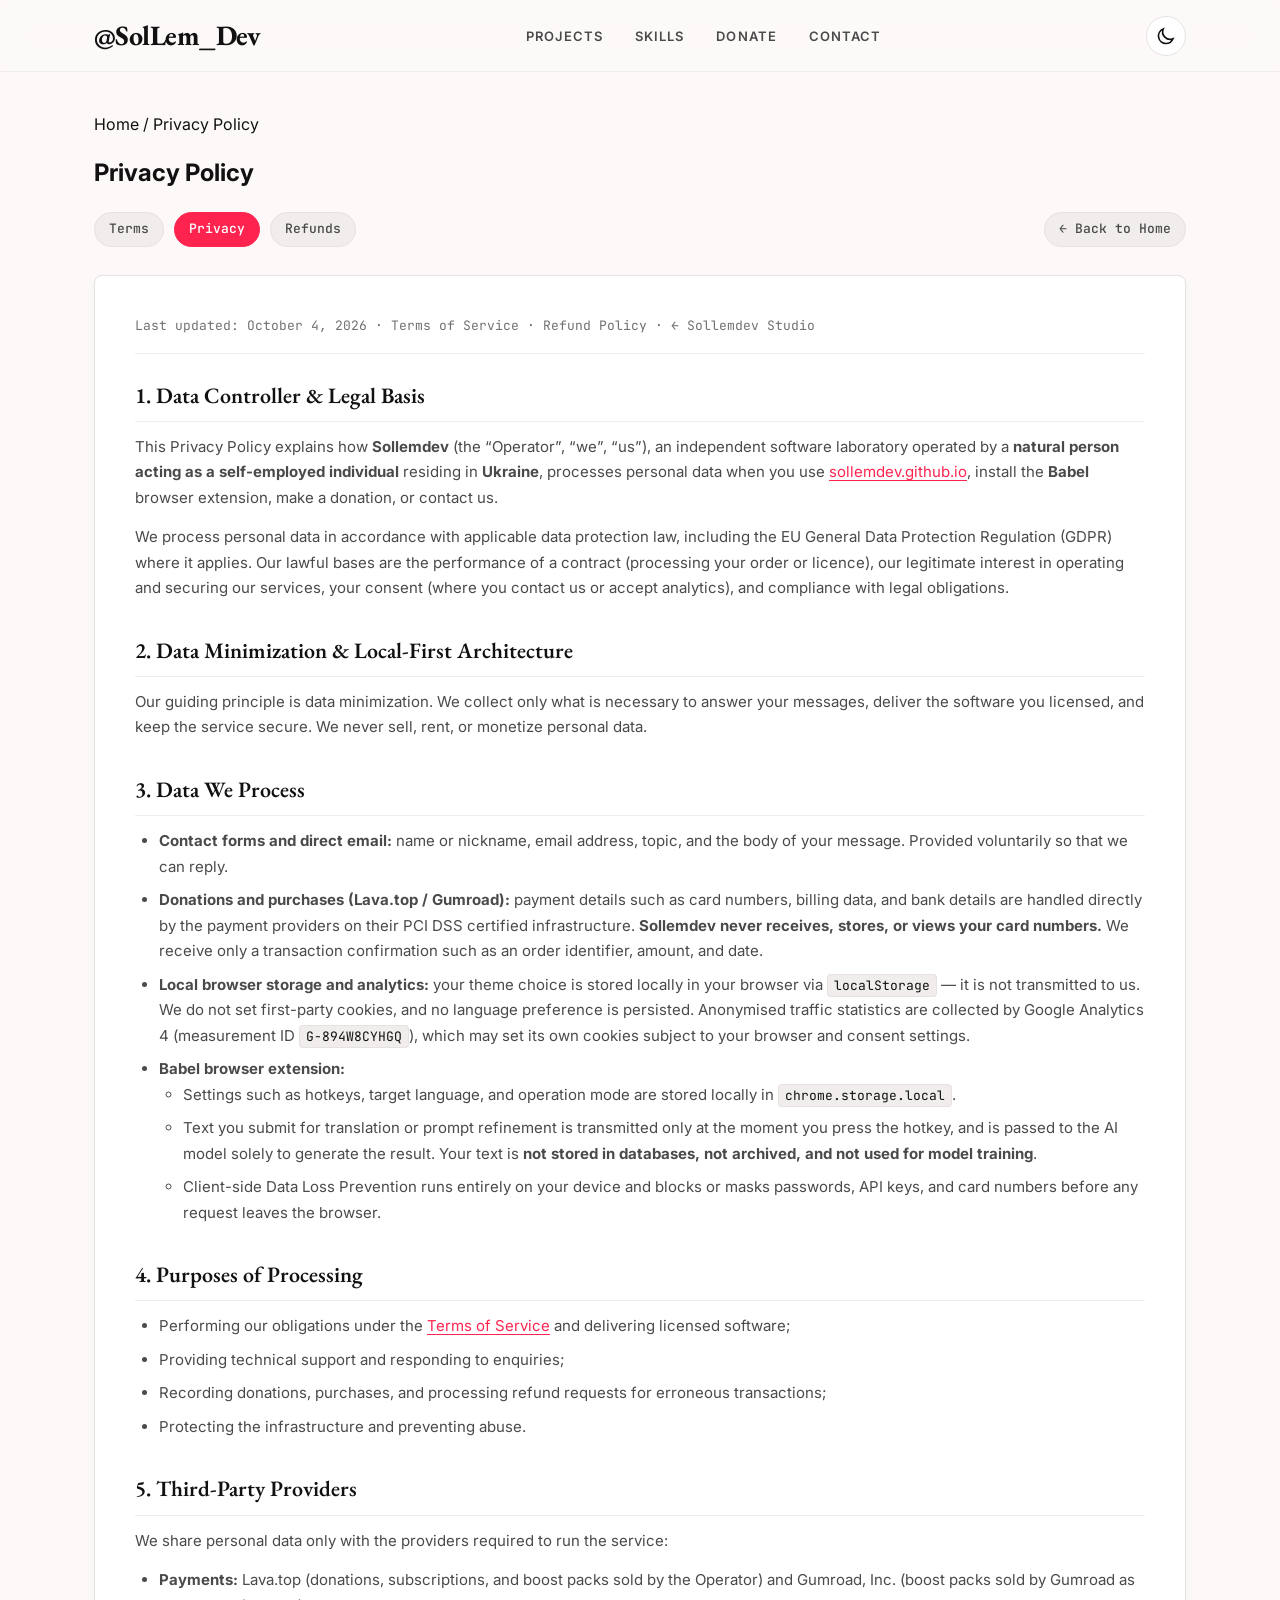
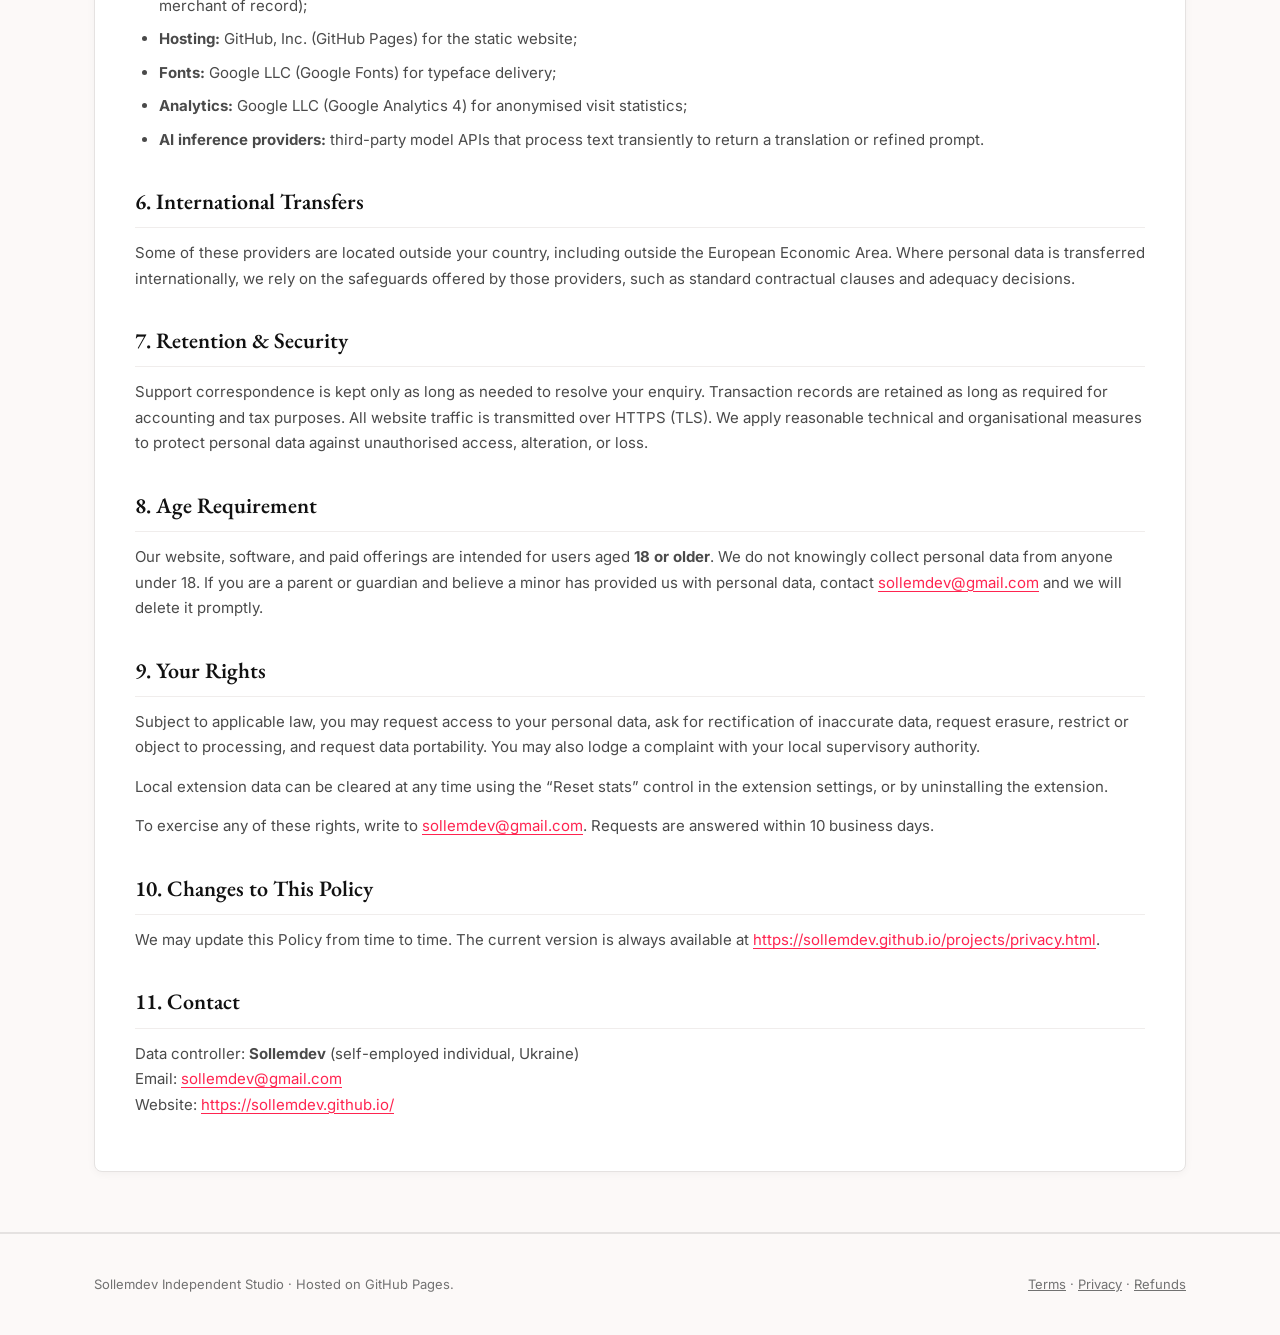
<file: projects/privacy.html>
<!DOCTYPE html>
<html lang="en" data-theme="light">
<head>
  <!-- Google tag (gtag.js) -->
  <script async src="https://www.googletagmanager.com/gtag/js?id=G-894W8CYHGQ"></script>
  <script>
    window.dataLayer = window.dataLayer || [];
    function gtag(){dataLayer.push(arguments);}
    gtag('js', new Date());

    gtag('config', 'G-894W8CYHGQ');
  </script>

  <meta charset="UTF-8" />
  <meta name="viewport" content="width=device-width, initial-scale=1.0" />

  <title>Privacy Policy — Sollemdev</title>
  <meta name="description" content="Privacy Policy for Sollemdev software, the Babel browser extension, and the sollemdev.github.io website: what data is processed, third-party providers, retention, and your rights." />
  <meta name="author" content="Sollemdev" />
  <meta name="robots" content="index, follow" />
  <link rel="canonical" href="https://sollemdev.github.io/projects/privacy.html" />

  <!-- OpenGraph / Social Preview -->
  <meta property="og:site_name" content="Sollemdev Studio" />
  <meta property="og:type" content="article" />
  <meta property="og:url" content="https://sollemdev.github.io/projects/privacy.html" />
  <meta property="og:title" content="Privacy Policy — Sollemdev" />
  <meta property="og:description" content="How Sollemdev processes personal data across its website, software, and the Babel browser extension." />
  <meta property="og:image" content="https://sollemdev.github.io/assets/images/og-studio-card.jpg" />
  <meta property="og:image:width" content="1200" />
  <meta property="og:image:height" content="630" />
  <meta property="og:locale" content="en_US" />

  <meta name="twitter:card" content="summary_large_image" />
  <meta name="twitter:site" content="@SolLem_Dev" />
  <meta name="twitter:title" content="Privacy Policy — Sollemdev" />
  <meta name="twitter:description" content="How Sollemdev processes personal data across its website, software, and the Babel browser extension." />
  <meta name="twitter:image" content="https://sollemdev.github.io/assets/images/og-studio-card.jpg" />

  <!-- Favicon -->
  <link rel="icon" type="image/svg+xml" href="../favicon.svg" />

  <!-- Google Fonts: EB Garamond, Inter, JetBrains Mono -->
  <link rel="preconnect" href="https://fonts.googleapis.com" />
  <link rel="preconnect" href="https://fonts.gstatic.com" crossorigin />
  <link href="https://fonts.googleapis.com/css2?family=EB+Garamond:ital,wght@0,400;0,500;0,600;0,700;1,400;1,600&family=Inter:wght@400;500;600;700&family=JetBrains+Mono:wght@400;600&display=swap" rel="stylesheet" />

  <!-- Stylesheet -->
  <link rel="stylesheet" href="../css/style.css?v=1.10.9" />
</head>
<body>

  <!-- Site Header -->
  <header class="site-header" id="header">
    <div class="container header-content">
      <a href="../index.html" class="brand-logo" id="brand-link">
        @SolLem_Dev
      </a>

      <nav>
        <ul class="nav-menu">
          <li><a href="../index.html#work" class="nav-link">Projects</a></li>
          <li><a href="../index.html#skills" class="nav-link">Skills</a></li>
          <li><a href="../index.html#donate" class="nav-link">Donate</a></li>
          <li><a href="../index.html#contact" class="nav-link">Contact</a></li>
        </ul>
      </nav>

      <div class="header-actions">
        <button id="theme-toggle" class="icon-btn" aria-label="Toggle Dark/Light Mode" title="Toggle theme">
          <svg id="theme-icon" width="20" height="20" viewBox="0 0 24 24" fill="none" xmlns="http://www.w3.org/2000/svg">
            <path d="M20.354 15.354A9 9 0 018.646 3.646 9.003 9.003 0 0012 21a9.003 9.003 0 008.354-5.646z" stroke="currentColor" stroke-width="2" stroke-linecap="round" stroke-linejoin="round"/>
          </svg>
        </button>
      </div>
    </div>
  </header>

  <main>
    <section class="project-hero" style="padding-bottom: 60px;">
      <div class="container">
        <!-- Breadcrumb Navigation -->
        <nav class="breadcrumb-nav" aria-label="Breadcrumb">
          <a href="../index.html" class="breadcrumb-link">Home</a>
          <span class="breadcrumb-separator">/</span>
          <span class="breadcrumb-current">Privacy Policy</span>
        </nav>

        <h1 class="project-title" style="margin-top: 16px;">
          Privacy Policy
        </h1>

        <!-- Policy Navigation Pills -->
        <div class="policy-nav-pills">
          <a href="terms.html" class="policy-pill">Terms</a>
          <a href="privacy.html" class="policy-pill active">Privacy</a>
          <a href="refund.html" class="policy-pill">Refunds</a>
          <a href="../index.html" class="policy-pill" style="margin-left: auto;">&larr; Back to Home</a>
        </div>

        <div class="policy-document-card">
          <div class="policy-meta-bar">
            Last updated: October 4, 2026 &middot; <a href="terms.html">Terms of Service</a> &middot; <a href="refund.html">Refund Policy</a> &middot; <a href="../index.html">&larr; Sollemdev Studio</a>
          </div>

          <div class="policy-document-body">

            <div class="legal-lang-section">
              <h2>1. Data Controller &amp; Legal Basis</h2>
              <p>This Privacy Policy explains how <strong>Sollemdev</strong> (the &ldquo;Operator&rdquo;, &ldquo;we&rdquo;, &ldquo;us&rdquo;), an independent software laboratory operated by a <strong>natural person acting as a self-employed individual</strong> residing in <strong>Ukraine</strong>, processes personal data when you use <a href="https://sollemdev.github.io/">sollemdev.github.io</a>, install the <strong>Babel</strong> browser extension, make a donation, or contact us.</p>
              <p>We process personal data in accordance with applicable data protection law, including the EU General Data Protection Regulation (GDPR) where it applies. Our lawful bases are the performance of a contract (processing your order or licence), our legitimate interest in operating and securing our services, your consent (where you contact us or accept analytics), and compliance with legal obligations.</p>

              <h2>2. Data Minimization &amp; Local-First Architecture</h2>
              <p>Our guiding principle is data minimization. We collect only what is necessary to answer your messages, deliver the software you licensed, and keep the service secure. We never sell, rent, or monetize personal data.</p>

              <h2>3. Data We Process</h2>
              <ul>
                <li><strong>Contact forms and direct email:</strong> name or nickname, email address, topic, and the body of your message. Provided voluntarily so that we can reply.</li>
                <li><strong>Donations and purchases (Lava.top / Gumroad):</strong> payment details such as card numbers, billing data, and bank details are handled directly by the payment providers on their PCI DSS certified infrastructure. <strong>Sollemdev never receives, stores, or views your card numbers.</strong> We receive only a transaction confirmation such as an order identifier, amount, and date.</li>
                <li><strong>Local browser storage and analytics:</strong> your theme choice is stored locally in your browser via <code>localStorage</code> — it is not transmitted to us. We do not set first-party cookies, and no language preference is persisted. Anonymised traffic statistics are collected by Google Analytics 4 (measurement ID <code>G-894W8CYHGQ</code>), which may set its own cookies subject to your browser and consent settings.</li>
                <li><strong>Babel browser extension:</strong>
                  <ul>
                    <li>Settings such as hotkeys, target language, and operation mode are stored locally in <code>chrome.storage.local</code>.</li>
                    <li>Text you submit for translation or prompt refinement is transmitted only at the moment you press the hotkey, and is passed to the AI model solely to generate the result. Your text is <strong>not stored in databases, not archived, and not used for model training</strong>.</li>
                    <li>Client-side Data Loss Prevention runs entirely on your device and blocks or masks passwords, API keys, and card numbers before any request leaves the browser.</li>
                  </ul>
                </li>
              </ul>

              <h2>4. Purposes of Processing</h2>
              <ul>
                <li>Performing our obligations under the <a href="terms.html">Terms of Service</a> and delivering licensed software;</li>
                <li>Providing technical support and responding to enquiries;</li>
                <li>Recording donations, purchases, and processing refund requests for erroneous transactions;</li>
                <li>Protecting the infrastructure and preventing abuse.</li>
              </ul>

              <h2>5. Third-Party Providers</h2>
              <p>We share personal data only with the providers required to run the service:</p>
              <ul>
                <li><strong>Payments:</strong> Lava.top (donations, subscriptions, and boost packs sold by the Operator) and Gumroad, Inc. (boost packs sold by Gumroad as merchant of record);</li>
                <li><strong>Hosting:</strong> GitHub, Inc. (GitHub Pages) for the static website;</li>
                <li><strong>Fonts:</strong> Google LLC (Google Fonts) for typeface delivery;</li>
                <li><strong>Analytics:</strong> Google LLC (Google Analytics 4) for anonymised visit statistics;</li>
                <li><strong>AI inference providers:</strong> third-party model APIs that process text transiently to return a translation or refined prompt.</li>
              </ul>

              <h2>6. International Transfers</h2>
              <p>Some of these providers are located outside your country, including outside the European Economic Area. Where personal data is transferred internationally, we rely on the safeguards offered by those providers, such as standard contractual clauses and adequacy decisions.</p>

              <h2>7. Retention &amp; Security</h2>
              <p>Support correspondence is kept only as long as needed to resolve your enquiry. Transaction records are retained as long as required for accounting and tax purposes. All website traffic is transmitted over HTTPS (TLS). We apply reasonable technical and organisational measures to protect personal data against unauthorised access, alteration, or loss.</p>

              <h2>8. Age Requirement</h2>
              <p>Our website, software, and paid offerings are intended for users aged <strong>18 or older</strong>. We do not knowingly collect personal data from anyone under 18. If you are a parent or guardian and believe a minor has provided us with personal data, contact <a href="mailto:sollemdev@gmail.com">sollemdev@gmail.com</a> and we will delete it promptly.</p>

              <h2>9. Your Rights</h2>
              <p>Subject to applicable law, you may request access to your personal data, ask for rectification of inaccurate data, request erasure, restrict or object to processing, and request data portability. You may also lodge a complaint with your local supervisory authority.</p>
              <p>Local extension data can be cleared at any time using the &ldquo;Reset stats&rdquo; control in the extension settings, or by uninstalling the extension.</p>
              <p>To exercise any of these rights, write to <a href="mailto:sollemdev@gmail.com">sollemdev@gmail.com</a>. Requests are answered within 10 business days.</p>

              <h2>10. Changes to This Policy</h2>
              <p>We may update this Policy from time to time. The current version is always available at <a href="https://sollemdev.github.io/projects/privacy.html">https://sollemdev.github.io/projects/privacy.html</a>.</p>

              <h2>11. Contact</h2>
              <p>Data controller: <strong>Sollemdev</strong> (self-employed individual, Ukraine)<br />
              Email: <a href="mailto:sollemdev@gmail.com">sollemdev@gmail.com</a><br />
              Website: <a href="https://sollemdev.github.io/">https://sollemdev.github.io/</a></p>
            </div>

          </div>
        </div>
      </div>
    </section>
  </main>

  <!-- Site Footer -->
  <footer class="site-footer">
    <div class="container" style="display: flex; justify-content: space-between; align-items: center; flex-wrap: wrap; gap: 16px;">
      <div>
        <span>Sollemdev Independent Studio &middot; Hosted on GitHub Pages.</span>
      </div>
      <div>
        <a href="terms.html" style="text-decoration: underline;">Terms</a> &middot;
        <a href="privacy.html" style="text-decoration: underline;">Privacy</a> &middot;
        <a href="refund.html" style="text-decoration: underline;">Refunds</a>
      </div>
    </div>
  </footer>

  <!-- Mobile Sticky Glassmorphic Bottom Quick-Nav Bar (Visible ONLY on mobile <= 768px) -->
  <nav class="mobile-bottom-nav" id="mobile-bottom-nav" aria-label="Mobile Section Navigation">
    <a href="../index.html#work" class="mobile-nav-item">
      <svg width="15" height="15" viewBox="0 0 24 24" fill="none" stroke="currentColor" stroke-width="2"><polygon points="12 2 2 7 12 12 22 7 12 2"/><polyline points="2 17 12 22 22 17"/><polyline points="2 12 12 17 22 12"/></svg>
      <span>Projects</span>
    </a>
    <a href="babel.html" class="mobile-nav-item">
      <svg width="15" height="15" viewBox="0 0 24 24" fill="none" stroke="currentColor" stroke-width="2"><polygon points="13 2 3 14 12 14 11 22 21 10 12 10 13 2"/></svg>
      <span>Babel</span>
    </a>
    <a href="../index.html#donate" class="mobile-nav-item">
      <svg width="15" height="15" viewBox="0 0 24 24" fill="none" stroke="currentColor" stroke-width="2"><path d="M12 21.35l-1.45-1.32C5.4 15.36 2 12.28 2 8.5 2 5.42 4.42 3 7.5 3c1.74 0 3.41.81 4.5 2.09C13.09 3.81 14.76 3 16.5 3 19.58 3 22 5.42 22 8.5c0 3.78-3.4 6.86-8.55 11.54L12 21.35z"/></svg>
      <span>Donate</span>
    </a>
    <a href="../index.html#contact" class="mobile-nav-item">
      <svg width="15" height="15" viewBox="0 0 24 24" fill="none" stroke="currentColor" stroke-width="2"><path d="M21 15a2 2 0 0 1-2 2H7l-4 4V5a2 2 0 0 1 2-2h14a2 2 0 0 1 2 2z"/></svg>
      <span>Contact</span>
    </a>
    <a href="#header" class="mobile-nav-item mobile-nav-top" onclick="window.scrollTo({top:0,behavior:'smooth'}); return false;" aria-label="Top of page">
      <svg width="15" height="15" viewBox="0 0 24 24" fill="none" stroke="currentColor" stroke-width="2.5"><polyline points="18 15 12 9 6 15"/></svg>
      <span>Top</span>
    </a>
  </nav>

  <script>
    // Theme Management
    const themeToggleBtn = document.getElementById("theme-toggle");
    const storedTheme = localStorage.getItem("theme");
    const systemPrefersDark = window.matchMedia("(prefers-color-scheme: dark)").matches;
    const initialTheme = storedTheme || (systemPrefersDark ? "dark" : "light");
    setTheme(initialTheme);

    if (themeToggleBtn) {
      themeToggleBtn.addEventListener("click", () => {
        const currentTheme = document.documentElement.getAttribute("data-theme");
        setTheme(currentTheme === "dark" ? "light" : "dark");
      });
    }

    function setTheme(theme) {
      document.documentElement.setAttribute("data-theme", theme);
      localStorage.setItem("theme", theme);
      const themeIcon = document.getElementById("theme-icon");
      if (themeIcon) {
        if (theme === "dark") {
          themeIcon.innerHTML = '<path d="M12 3v1m0 16v1m9-9h-1M4 12H3m15.364 6.364l-.707-.707M6.343 6.343l-.707-.707m12.728 0l-.707.707M6.343 17.657l-.707.707M16 12a4 4 0 11-8 0 4 4 0 018 0z" stroke="currentColor" stroke-width="2" stroke-linecap="round"/>';
        } else {
          themeIcon.innerHTML = '<path d="M20.354 15.354A9 9 0 018.646 3.646 9.003 9.003 0 0012 21a9.003 9.003 0 008.354-5.646z" stroke="currentColor" stroke-width="2" stroke-linecap="round" fill="none"/>';
        }
      }
    }
  </script>
</body>
</html>
</file>
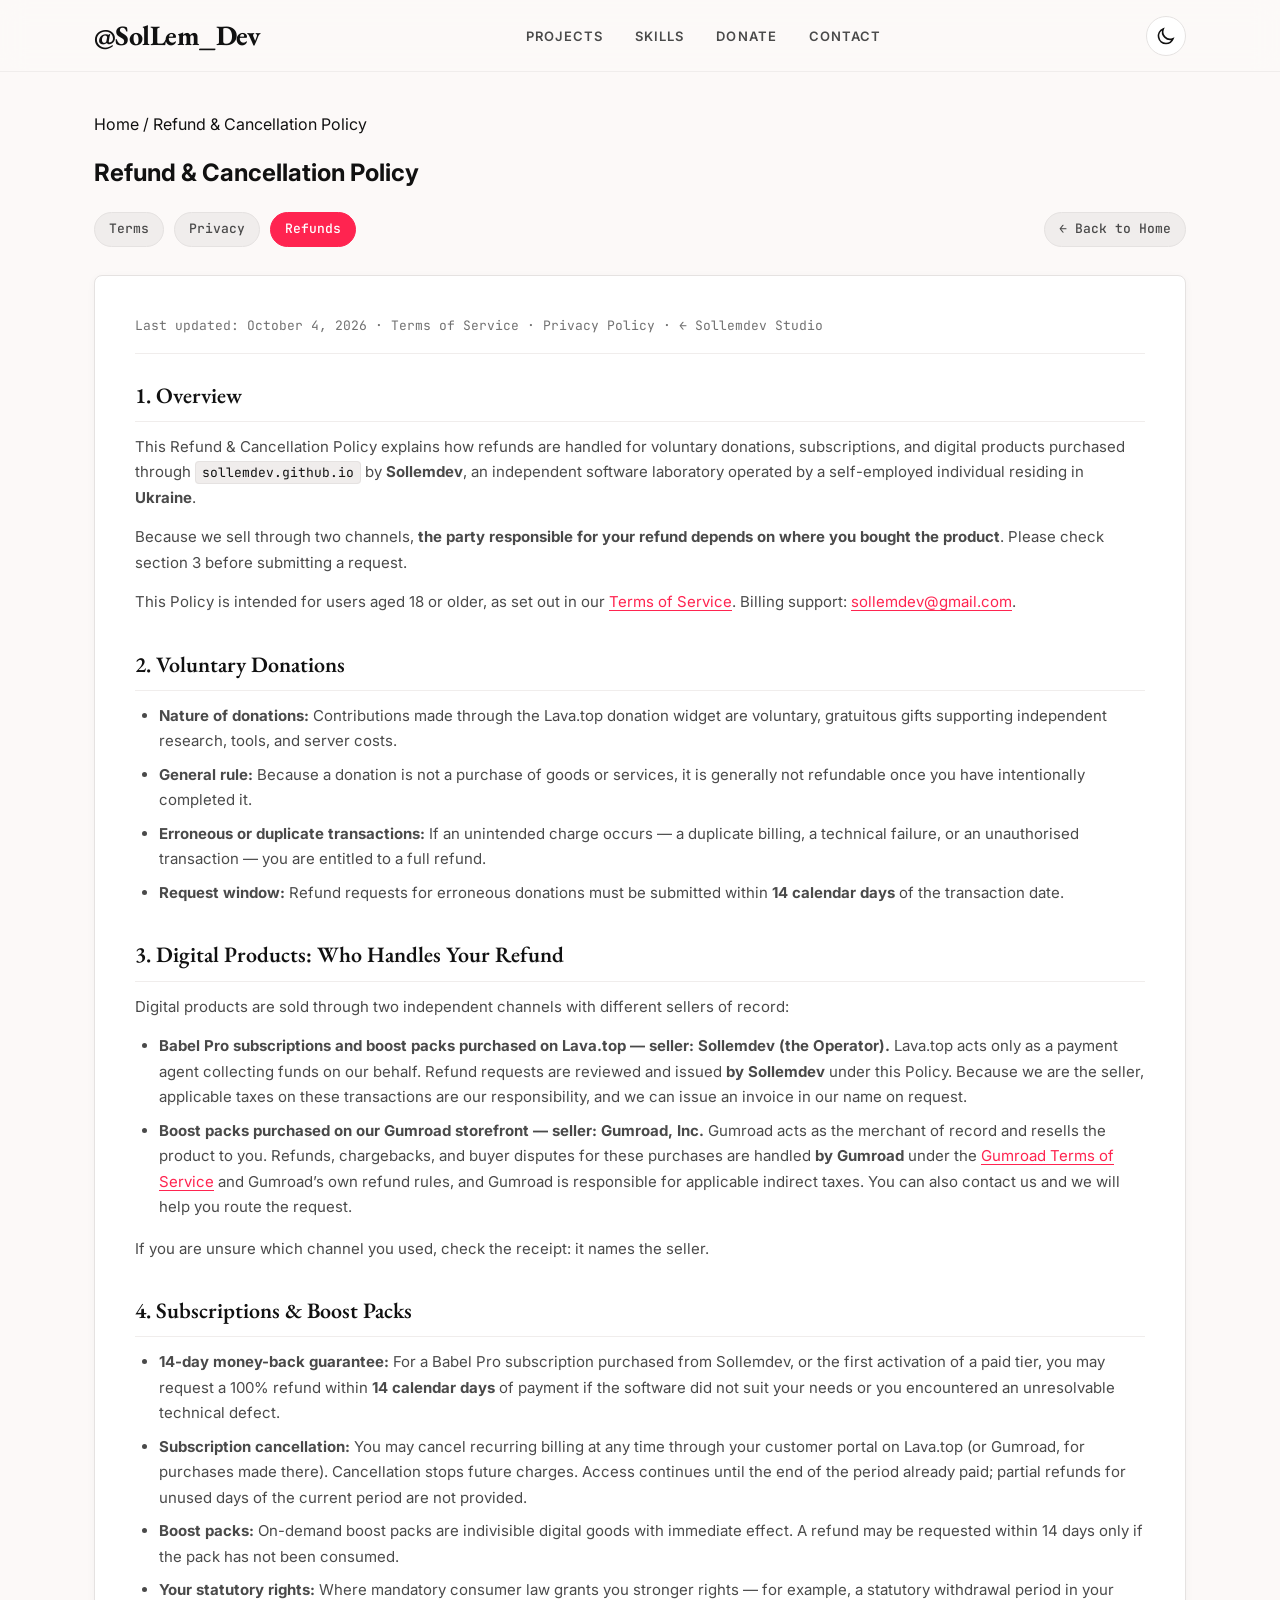
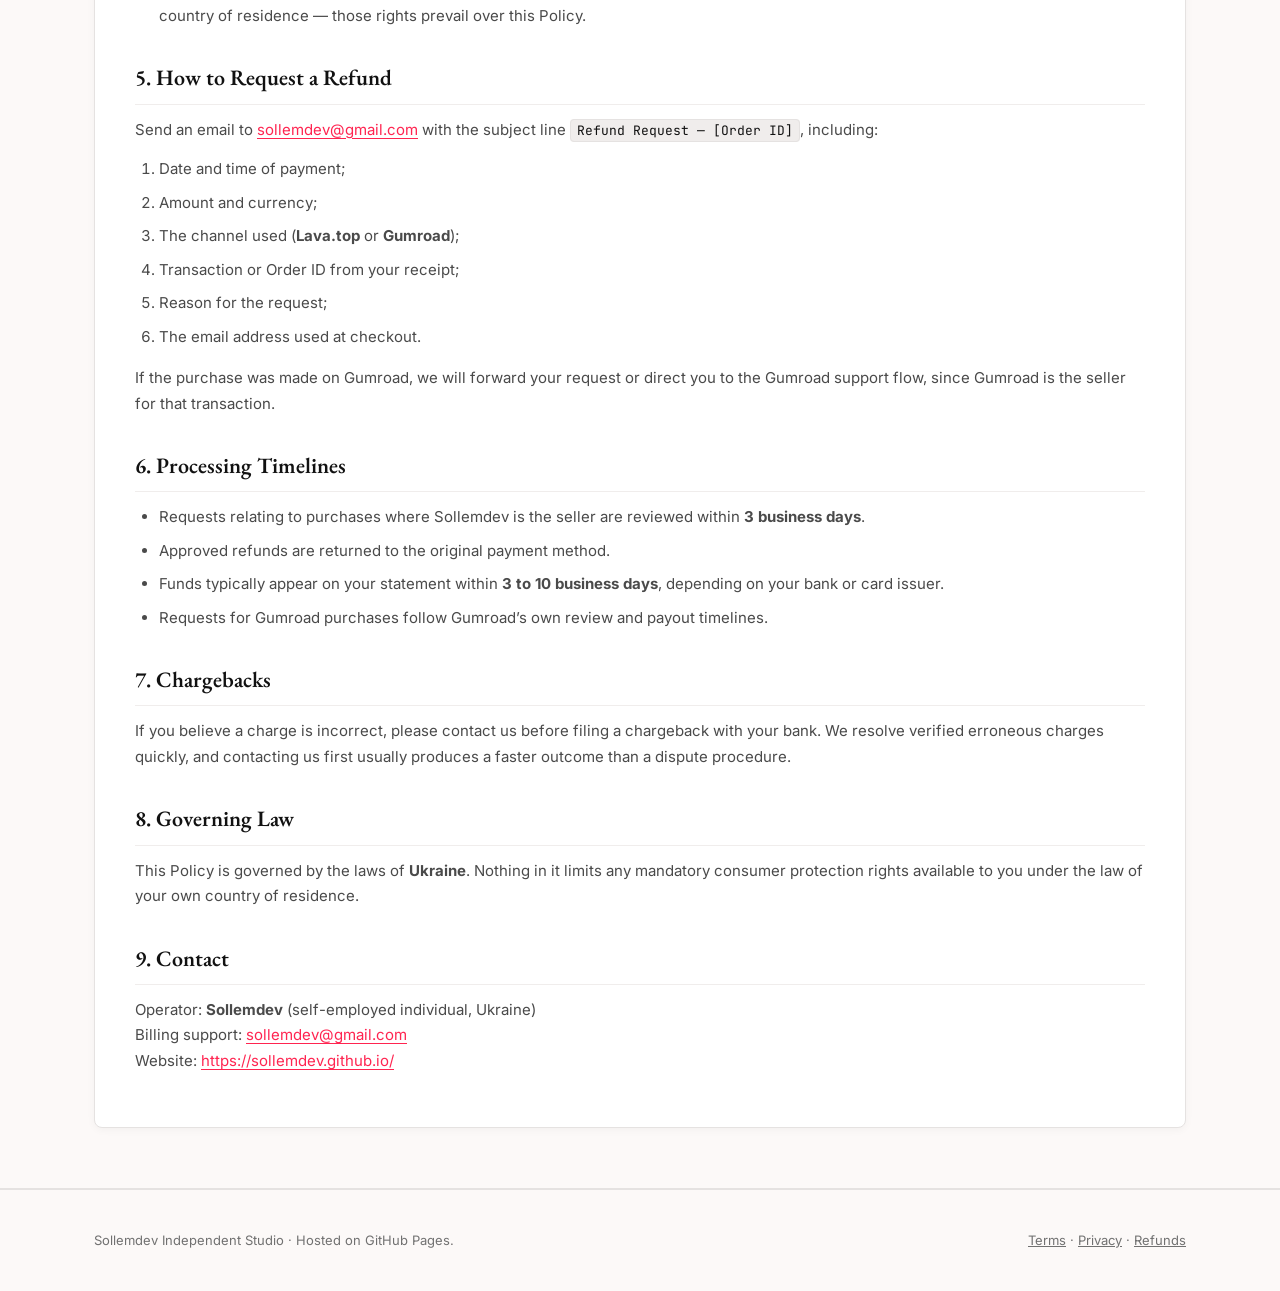
<file: projects/refund.html>
<!DOCTYPE html>
<html lang="en" data-theme="light">
<head>
  <!-- Google tag (gtag.js) -->
  <script async src="https://www.googletagmanager.com/gtag/js?id=G-894W8CYHGQ"></script>
  <script>
    window.dataLayer = window.dataLayer || [];
    function gtag(){dataLayer.push(arguments);}
    gtag('js', new Date());

    gtag('config', 'G-894W8CYHGQ');
  </script>

  <meta charset="UTF-8" />
  <meta name="viewport" content="width=device-width, initial-scale=1.0" />

  <title>Refund &amp; Cancellation Policy — Sollemdev</title>
  <meta name="description" content="Refund and cancellation policy for Sollemdev voluntary donations, Babel Pro subscriptions via Lava.top, and boost packs sold via Lava.top or Gumroad, including request steps and timelines." />
  <meta name="author" content="Sollemdev" />
  <meta name="robots" content="index, follow" />
  <link rel="canonical" href="https://sollemdev.github.io/projects/refund.html" />

  <!-- OpenGraph / Social Preview -->
  <meta property="og:site_name" content="Sollemdev Studio" />
  <meta property="og:type" content="article" />
  <meta property="og:url" content="https://sollemdev.github.io/projects/refund.html" />
  <meta property="og:title" content="Refund &amp; Cancellation Policy — Sollemdev" />
  <meta property="og:description" content="How refunds, cancellations, and erroneous payments are handled across Sollemdev donation, subscription, and boost pack purchases." />
  <meta property="og:image" content="https://sollemdev.github.io/assets/images/og-studio-card.jpg" />
  <meta property="og:image:width" content="1200" />
  <meta property="og:image:height" content="630" />
  <meta property="og:locale" content="en_US" />

  <meta name="twitter:card" content="summary_large_image" />
  <meta name="twitter:site" content="@SolLem_Dev" />
  <meta name="twitter:title" content="Refund &amp; Cancellation Policy — Sollemdev" />
  <meta name="twitter:description" content="How refunds, cancellations, and erroneous payments are handled across Sollemdev donation, subscription, and boost pack purchases." />
  <meta name="twitter:image" content="https://sollemdev.github.io/assets/images/og-studio-card.jpg" />

  <!-- Favicon -->
  <link rel="icon" type="image/svg+xml" href="../favicon.svg" />

  <!-- Google Fonts: EB Garamond, Inter, JetBrains Mono -->
  <link rel="preconnect" href="https://fonts.googleapis.com" />
  <link rel="preconnect" href="https://fonts.gstatic.com" crossorigin />
  <link href="https://fonts.googleapis.com/css2?family=EB+Garamond:ital,wght@0,400;0,500;0,600;0,700;1,400;1,600&family=Inter:wght@400;500;600;700&family=JetBrains+Mono:wght@400;600&display=swap" rel="stylesheet" />

  <!-- Stylesheet -->
  <link rel="stylesheet" href="../css/style.css?v=1.10.9" />
</head>
<body>

  <!-- Site Header -->
  <header class="site-header" id="header">
    <div class="container header-content">
      <a href="../index.html" class="brand-logo" id="brand-link">
        @SolLem_Dev
      </a>

      <nav>
        <ul class="nav-menu">
          <li><a href="../index.html#work" class="nav-link">Projects</a></li>
          <li><a href="../index.html#skills" class="nav-link">Skills</a></li>
          <li><a href="../index.html#donate" class="nav-link">Donate</a></li>
          <li><a href="../index.html#contact" class="nav-link">Contact</a></li>
        </ul>
      </nav>

      <div class="header-actions">
        <button id="theme-toggle" class="icon-btn" aria-label="Toggle Dark/Light Mode" title="Toggle theme">
          <svg id="theme-icon" width="20" height="20" viewBox="0 0 24 24" fill="none" xmlns="http://www.w3.org/2000/svg">
            <path d="M20.354 15.354A9 9 0 018.646 3.646 9.003 9.003 0 0012 21a9.003 9.003 0 008.354-5.646z" stroke="currentColor" stroke-width="2" stroke-linecap="round" stroke-linejoin="round"/>
          </svg>
        </button>
      </div>
    </div>
  </header>

  <main>
    <section class="project-hero" style="padding-bottom: 60px;">
      <div class="container">
        <!-- Breadcrumb Navigation -->
        <nav class="breadcrumb-nav" aria-label="Breadcrumb">
          <a href="../index.html" class="breadcrumb-link">Home</a>
          <span class="breadcrumb-separator">/</span>
          <span class="breadcrumb-current">Refund &amp; Cancellation Policy</span>
        </nav>

        <h1 class="project-title" style="margin-top: 16px;">
          Refund &amp; Cancellation Policy
        </h1>

        <!-- Policy Navigation Pills -->
        <div class="policy-nav-pills">
          <a href="terms.html" class="policy-pill">Terms</a>
          <a href="privacy.html" class="policy-pill">Privacy</a>
          <a href="refund.html" class="policy-pill active">Refunds</a>
          <a href="../index.html" class="policy-pill" style="margin-left: auto;">&larr; Back to Home</a>
        </div>

        <div class="policy-document-card">
          <div class="policy-meta-bar">
            Last updated: October 4, 2026 &middot; <a href="terms.html">Terms of Service</a> &middot; <a href="privacy.html">Privacy Policy</a> &middot; <a href="../index.html">&larr; Sollemdev Studio</a>
          </div>

          <div class="policy-document-body">

            <div class="legal-lang-section">
              <h2>1. Overview</h2>
              <p>This Refund &amp; Cancellation Policy explains how refunds are handled for voluntary donations, subscriptions, and digital products purchased through <code>sollemdev.github.io</code> by <strong>Sollemdev</strong>, an independent software laboratory operated by a self-employed individual residing in <strong>Ukraine</strong>.</p>
              <p>Because we sell through two channels, <strong>the party responsible for your refund depends on where you bought the product</strong>. Please check section 3 before submitting a request.</p>
              <p>This Policy is intended for users aged 18 or older, as set out in our <a href="terms.html">Terms of Service</a>. Billing support: <a href="mailto:sollemdev@gmail.com">sollemdev@gmail.com</a>.</p>

              <h2>2. Voluntary Donations</h2>
              <ul>
                <li><strong>Nature of donations:</strong> Contributions made through the Lava.top donation widget are voluntary, gratuitous gifts supporting independent research, tools, and server costs.</li>
                <li><strong>General rule:</strong> Because a donation is not a purchase of goods or services, it is generally not refundable once you have intentionally completed it.</li>
                <li><strong>Erroneous or duplicate transactions:</strong> If an unintended charge occurs — a duplicate billing, a technical failure, or an unauthorised transaction — you are entitled to a full refund.</li>
                <li><strong>Request window:</strong> Refund requests for erroneous donations must be submitted within <strong>14 calendar days</strong> of the transaction date.</li>
              </ul>

              <h2>3. Digital Products: Who Handles Your Refund</h2>
              <p>Digital products are sold through two independent channels with different sellers of record:</p>
              <ul>
                <li><strong>Babel Pro subscriptions and boost packs purchased on Lava.top — seller: Sollemdev (the Operator).</strong> Lava.top acts only as a payment agent collecting funds on our behalf. Refund requests are reviewed and issued <strong>by Sollemdev</strong> under this Policy. Because we are the seller, applicable taxes on these transactions are our responsibility, and we can issue an invoice in our name on request.</li>
                <li><strong>Boost packs purchased on our Gumroad storefront — seller: Gumroad, Inc.</strong> Gumroad acts as the merchant of record and resells the product to you. Refunds, chargebacks, and buyer disputes for these purchases are handled <strong>by Gumroad</strong> under the <a href="https://gumroad.com/terms">Gumroad Terms of Service</a> and Gumroad&rsquo;s own refund rules, and Gumroad is responsible for applicable indirect taxes. You can also contact us and we will help you route the request.</li>
              </ul>
              <p>If you are unsure which channel you used, check the receipt: it names the seller.</p>

              <h2>4. Subscriptions &amp; Boost Packs</h2>
              <ul>
                <li><strong>14-day money-back guarantee:</strong> For a Babel Pro subscription purchased from Sollemdev, or the first activation of a paid tier, you may request a 100% refund within <strong>14 calendar days</strong> of payment if the software did not suit your needs or you encountered an unresolvable technical defect.</li>
                <li><strong>Subscription cancellation:</strong> You may cancel recurring billing at any time through your customer portal on Lava.top (or Gumroad, for purchases made there). Cancellation stops future charges. Access continues until the end of the period already paid; partial refunds for unused days of the current period are not provided.</li>
                <li><strong>Boost packs:</strong> On-demand boost packs are indivisible digital goods with immediate effect. A refund may be requested within 14 days only if the pack has not been consumed.</li>
                <li><strong>Your statutory rights:</strong> Where mandatory consumer law grants you stronger rights — for example, a statutory withdrawal period in your country of residence — those rights prevail over this Policy.</li>
              </ul>

              <h2>5. How to Request a Refund</h2>
              <p>Send an email to <a href="mailto:sollemdev@gmail.com">sollemdev@gmail.com</a> with the subject line <code>Refund Request — [Order ID]</code>, including:</p>
              <ol>
                <li>Date and time of payment;</li>
                <li>Amount and currency;</li>
                <li>The channel used (<strong>Lava.top</strong> or <strong>Gumroad</strong>);</li>
                <li>Transaction or Order ID from your receipt;</li>
                <li>Reason for the request;</li>
                <li>The email address used at checkout.</li>
              </ol>
              <p>If the purchase was made on Gumroad, we will forward your request or direct you to the Gumroad support flow, since Gumroad is the seller for that transaction.</p>

              <h2>6. Processing Timelines</h2>
              <ul>
                <li>Requests relating to purchases where Sollemdev is the seller are reviewed within <strong>3 business days</strong>.</li>
                <li>Approved refunds are returned to the original payment method.</li>
                <li>Funds typically appear on your statement within <strong>3 to 10 business days</strong>, depending on your bank or card issuer.</li>
                <li>Requests for Gumroad purchases follow Gumroad&rsquo;s own review and payout timelines.</li>
              </ul>

              <h2>7. Chargebacks</h2>
              <p>If you believe a charge is incorrect, please contact us before filing a chargeback with your bank. We resolve verified erroneous charges quickly, and contacting us first usually produces a faster outcome than a dispute procedure.</p>

              <h2>8. Governing Law</h2>
              <p>This Policy is governed by the laws of <strong>Ukraine</strong>. Nothing in it limits any mandatory consumer protection rights available to you under the law of your own country of residence.</p>

              <h2>9. Contact</h2>
              <p>Operator: <strong>Sollemdev</strong> (self-employed individual, Ukraine)<br />
              Billing support: <a href="mailto:sollemdev@gmail.com">sollemdev@gmail.com</a><br />
              Website: <a href="https://sollemdev.github.io/">https://sollemdev.github.io/</a></p>
            </div>

          </div>
        </div>
      </div>
    </section>
  </main>

  <!-- Site Footer -->
  <footer class="site-footer">
    <div class="container" style="display: flex; justify-content: space-between; align-items: center; flex-wrap: wrap; gap: 16px;">
      <div>
        <span>Sollemdev Independent Studio &middot; Hosted on GitHub Pages.</span>
      </div>
      <div>
        <a href="terms.html" style="text-decoration: underline;">Terms</a> &middot;
        <a href="privacy.html" style="text-decoration: underline;">Privacy</a> &middot;
        <a href="refund.html" style="text-decoration: underline;">Refunds</a>
      </div>
    </div>
  </footer>

  <!-- Mobile Sticky Glassmorphic Bottom Quick-Nav Bar (Visible ONLY on mobile <= 768px) -->
  <nav class="mobile-bottom-nav" id="mobile-bottom-nav" aria-label="Mobile Section Navigation">
    <a href="../index.html#work" class="mobile-nav-item">
      <svg width="15" height="15" viewBox="0 0 24 24" fill="none" stroke="currentColor" stroke-width="2"><polygon points="12 2 2 7 12 12 22 7 12 2"/><polyline points="2 17 12 22 22 17"/><polyline points="2 12 12 17 22 12"/></svg>
      <span>Projects</span>
    </a>
    <a href="babel.html" class="mobile-nav-item">
      <svg width="15" height="15" viewBox="0 0 24 24" fill="none" stroke="currentColor" stroke-width="2"><polygon points="13 2 3 14 12 14 11 22 21 10 12 10 13 2"/></svg>
      <span>Babel</span>
    </a>
    <a href="../index.html#donate" class="mobile-nav-item">
      <svg width="15" height="15" viewBox="0 0 24 24" fill="none" stroke="currentColor" stroke-width="2"><path d="M12 21.35l-1.45-1.32C5.4 15.36 2 12.28 2 8.5 2 5.42 4.42 3 7.5 3c1.74 0 3.41.81 4.5 2.09C13.09 3.81 14.76 3 16.5 3 19.58 3 22 5.42 22 8.5c0 3.78-3.4 6.86-8.55 11.54L12 21.35z"/></svg>
      <span>Donate</span>
    </a>
    <a href="../index.html#contact" class="mobile-nav-item">
      <svg width="15" height="15" viewBox="0 0 24 24" fill="none" stroke="currentColor" stroke-width="2"><path d="M21 15a2 2 0 0 1-2 2H7l-4 4V5a2 2 0 0 1 2-2h14a2 2 0 0 1 2 2z"/></svg>
      <span>Contact</span>
    </a>
    <a href="#header" class="mobile-nav-item mobile-nav-top" onclick="window.scrollTo({top:0,behavior:'smooth'}); return false;" aria-label="Top of page">
      <svg width="15" height="15" viewBox="0 0 24 24" fill="none" stroke="currentColor" stroke-width="2.5"><polyline points="18 15 12 9 6 15"/></svg>
      <span>Top</span>
    </a>
  </nav>

  <script>
    // Theme Management
    const themeToggleBtn = document.getElementById("theme-toggle");
    const storedTheme = localStorage.getItem("theme");
    const systemPrefersDark = window.matchMedia("(prefers-color-scheme: dark)").matches;
    const initialTheme = storedTheme || (systemPrefersDark ? "dark" : "light");
    setTheme(initialTheme);

    if (themeToggleBtn) {
      themeToggleBtn.addEventListener("click", () => {
        const currentTheme = document.documentElement.getAttribute("data-theme");
        setTheme(currentTheme === "dark" ? "light" : "dark");
      });
    }

    function setTheme(theme) {
      document.documentElement.setAttribute("data-theme", theme);
      localStorage.setItem("theme", theme);
      const themeIcon = document.getElementById("theme-icon");
      if (themeIcon) {
        if (theme === "dark") {
          themeIcon.innerHTML = '<path d="M12 3v1m0 16v1m9-9h-1M4 12H3m15.364 6.364l-.707-.707M6.343 6.343l-.707-.707m12.728 0l-.707.707M6.343 17.657l-.707.707M16 12a4 4 0 11-8 0 4 4 0 018 0z" stroke="currentColor" stroke-width="2" stroke-linecap="round"/>';
        } else {
          themeIcon.innerHTML = '<path d="M20.354 15.354A9 9 0 018.646 3.646 9.003 9.003 0 0012 21a9.003 9.003 0 008.354-5.646z" stroke="currentColor" stroke-width="2" stroke-linecap="round" fill="none"/>';
        }
      }
    }
  </script>
</body>
</html>
</file>
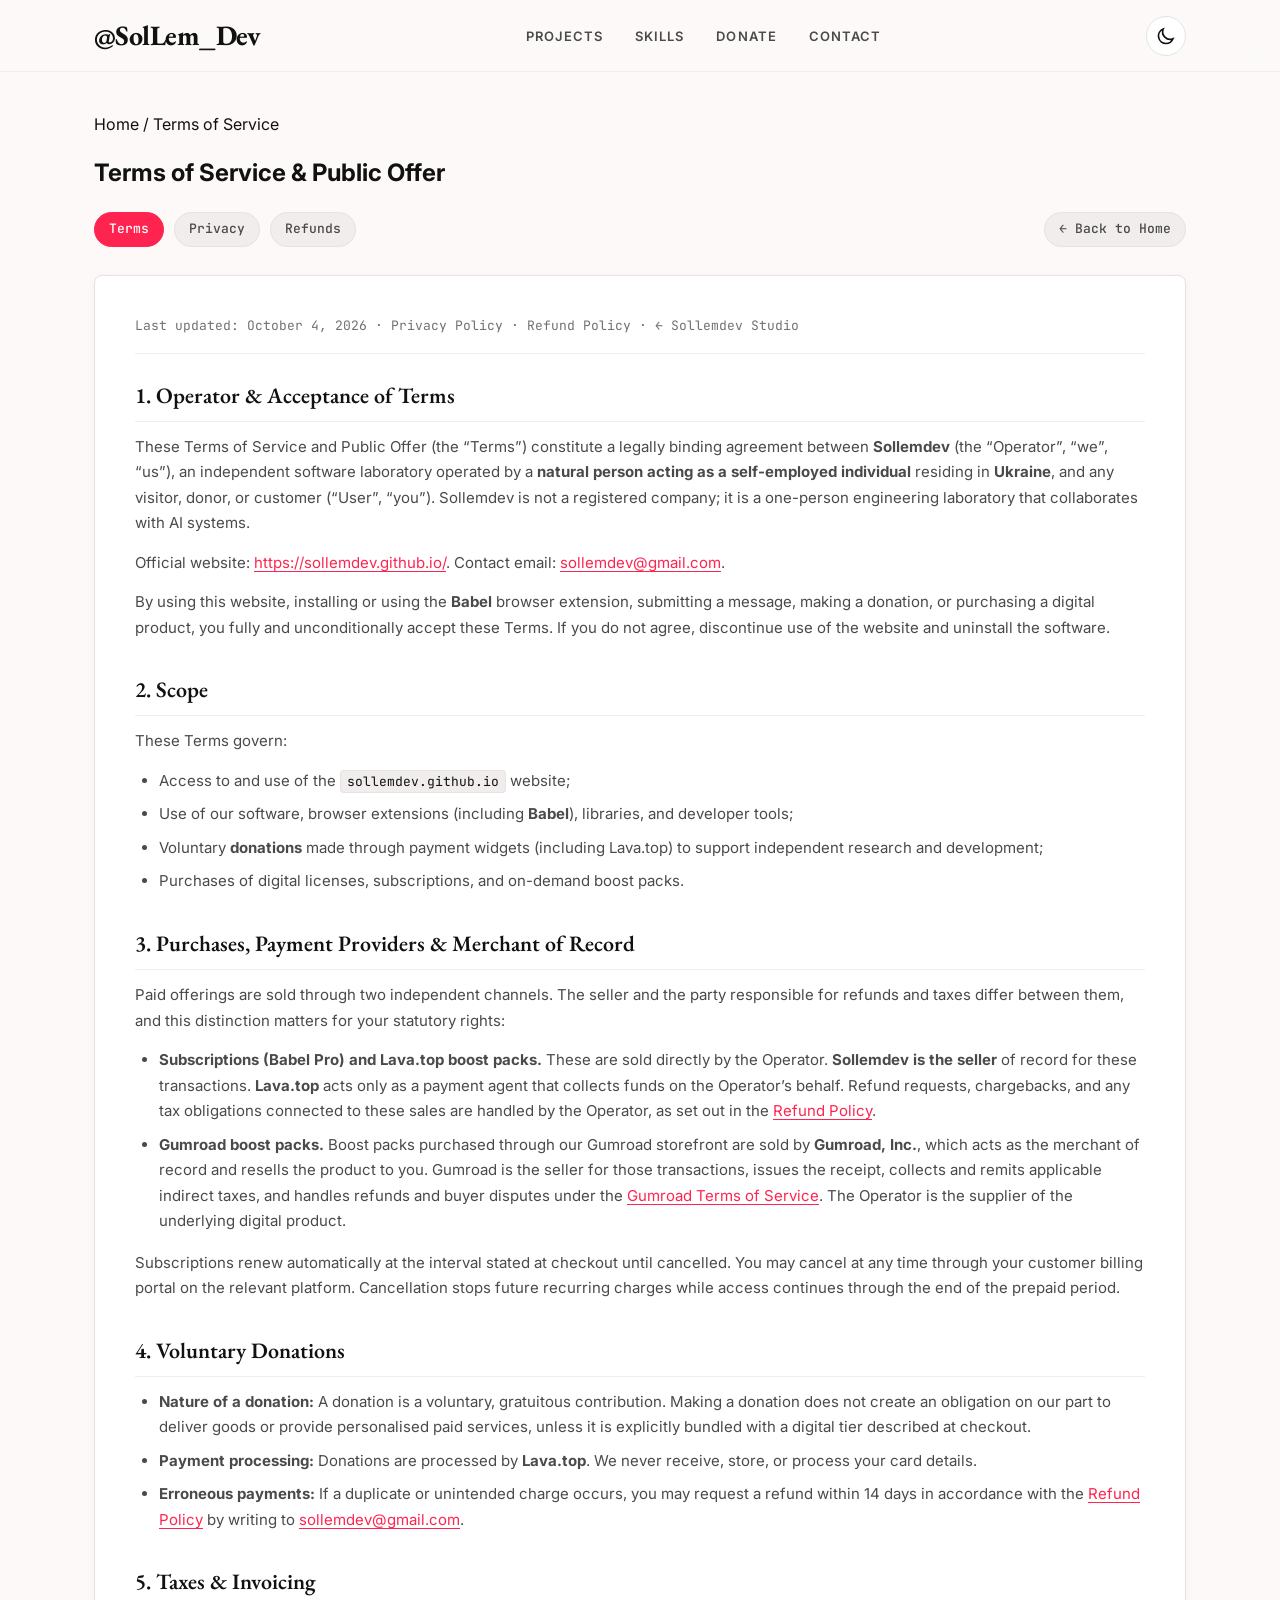
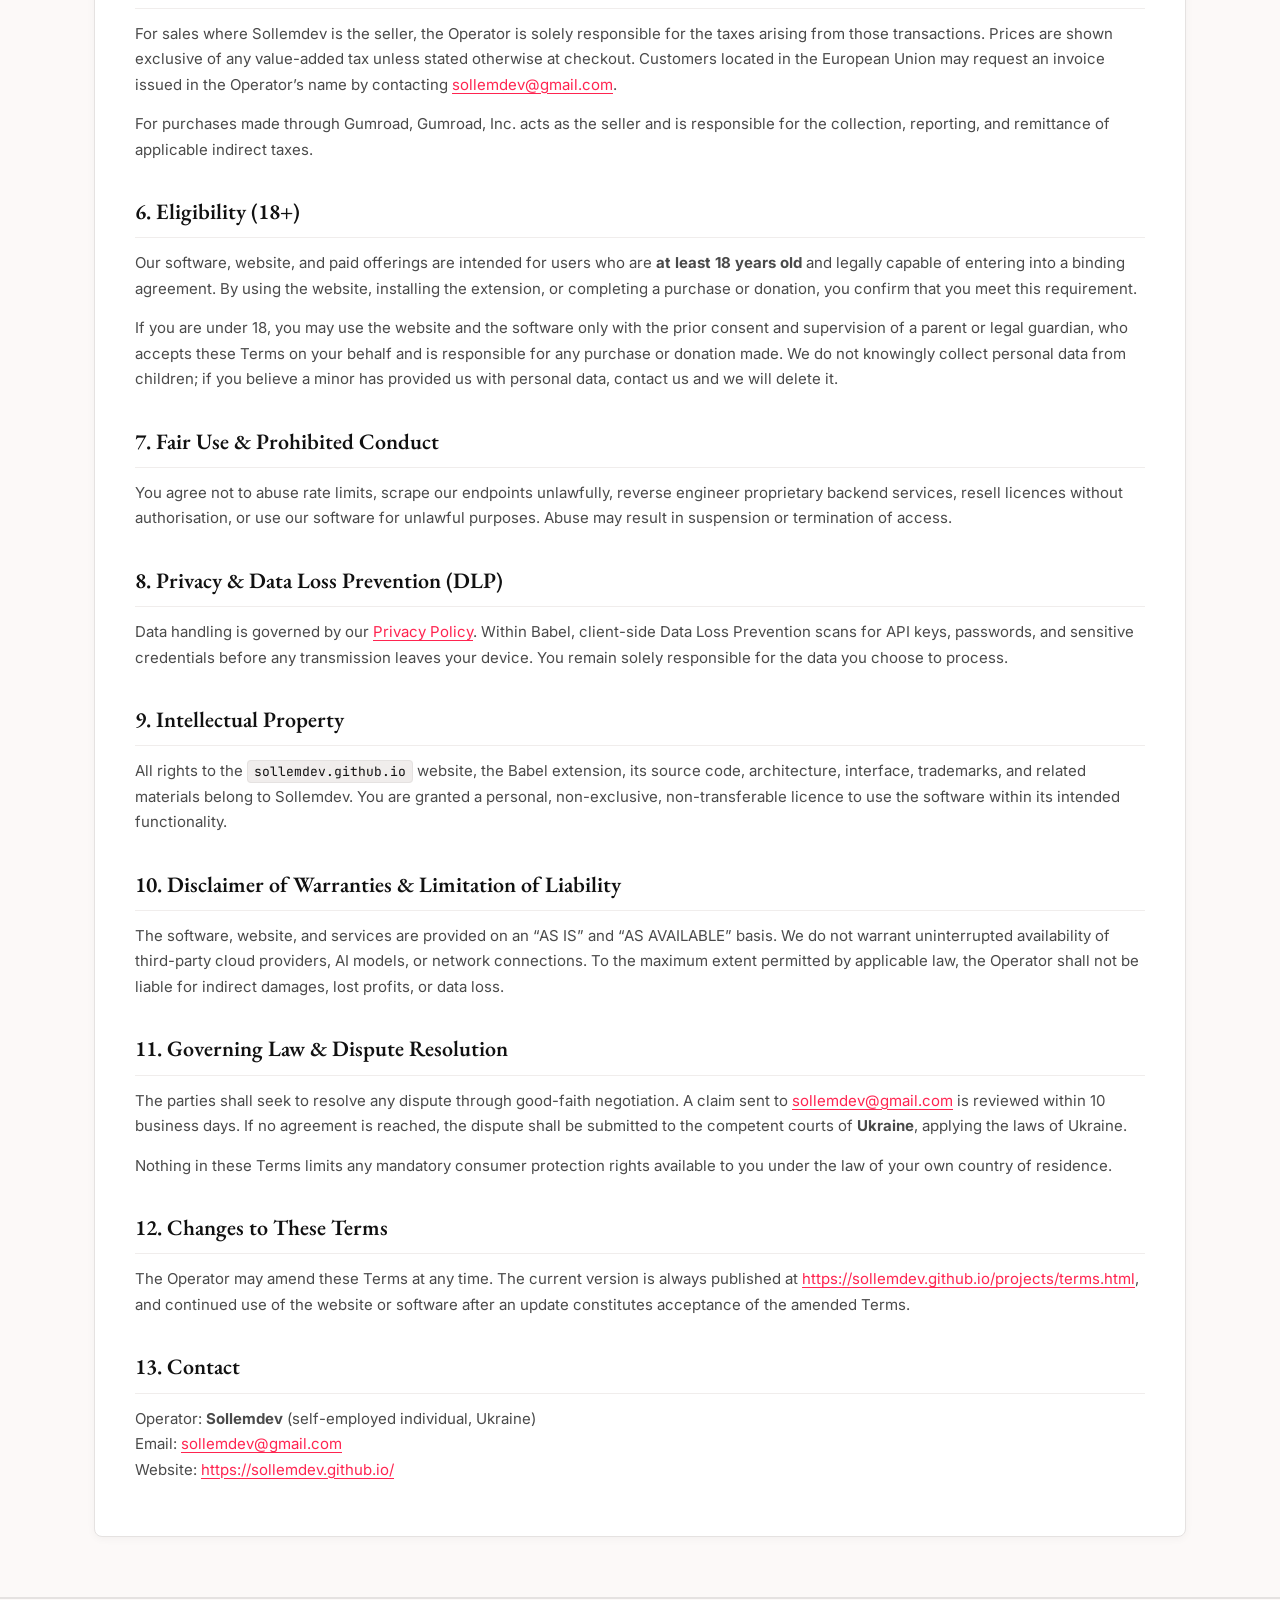
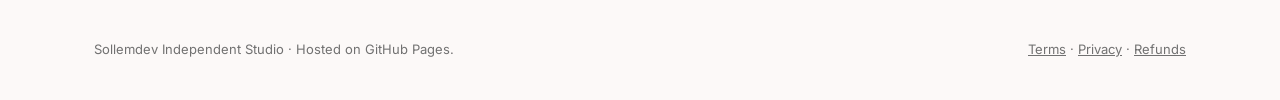
<file: projects/terms.html>
<!DOCTYPE html>
<html lang="en" data-theme="light">
<head>
  <!-- Google tag (gtag.js) -->
  <script async src="https://www.googletagmanager.com/gtag/js?id=G-894W8CYHGQ"></script>
  <script>
    window.dataLayer = window.dataLayer || [];
    function gtag(){dataLayer.push(arguments);}
    gtag('js', new Date());

    gtag('config', 'G-894W8CYHGQ');
  </script>

  <meta charset="UTF-8" />
  <meta name="viewport" content="width=device-width, initial-scale=1.0" />

  <title>Terms of Service &amp; Public Offer — Sollemdev</title>
  <meta name="description" content="Terms of Service and Public Offer for Sollemdev software products and voluntary donations, including Babel, covering purchases via Lava.top and Gumroad, refunds, licensing, and dispute resolution." />
  <meta name="author" content="Sollemdev" />
  <meta name="robots" content="index, follow" />
  <link rel="canonical" href="https://sollemdev.github.io/projects/terms.html" />

  <!-- OpenGraph / Social Preview -->
  <meta property="og:site_name" content="Sollemdev Studio" />
  <meta property="og:type" content="article" />
  <meta property="og:url" content="https://sollemdev.github.io/projects/terms.html" />
  <meta property="og:title" content="Terms of Service &amp; Public Offer — Sollemdev" />
  <meta property="og:description" content="Terms governing Sollemdev software products and voluntary donations, including purchases via Lava.top and Gumroad." />
  <meta property="og:image" content="https://sollemdev.github.io/assets/images/og-studio-card.jpg" />
  <meta property="og:image:width" content="1200" />
  <meta property="og:image:height" content="630" />
  <meta property="og:locale" content="en_US" />

  <meta name="twitter:card" content="summary_large_image" />
  <meta name="twitter:site" content="@SolLem_Dev" />
  <meta name="twitter:title" content="Terms of Service &amp; Public Offer — Sollemdev" />
  <meta name="twitter:description" content="Terms governing Sollemdev software products and voluntary donations, including purchases via Lava.top and Gumroad." />
  <meta name="twitter:image" content="https://sollemdev.github.io/assets/images/og-studio-card.jpg" />

  <!-- Favicon -->
  <link rel="icon" type="image/svg+xml" href="../favicon.svg" />

  <!-- Google Fonts: EB Garamond, Inter, JetBrains Mono -->
  <link rel="preconnect" href="https://fonts.googleapis.com" />
  <link rel="preconnect" href="https://fonts.gstatic.com" crossorigin />
  <link href="https://fonts.googleapis.com/css2?family=EB+Garamond:ital,wght@0,400;0,500;0,600;0,700;1,400;1,600&family=Inter:wght@400;500;600;700&family=JetBrains+Mono:wght@400;600&display=swap" rel="stylesheet" />

  <!-- Stylesheet -->
  <link rel="stylesheet" href="../css/style.css?v=1.10.9" />
</head>
<body>

  <!-- Site Header -->
  <header class="site-header" id="header">
    <div class="container header-content">
      <a href="../index.html" class="brand-logo" id="brand-link">
        @SolLem_Dev
      </a>

      <nav>
        <ul class="nav-menu">
          <li><a href="../index.html#work" class="nav-link">Projects</a></li>
          <li><a href="../index.html#skills" class="nav-link">Skills</a></li>
          <li><a href="../index.html#donate" class="nav-link">Donate</a></li>
          <li><a href="../index.html#contact" class="nav-link">Contact</a></li>
        </ul>
      </nav>

      <div class="header-actions">
        <button id="theme-toggle" class="icon-btn" aria-label="Toggle Dark/Light Mode" title="Toggle theme">
          <svg id="theme-icon" width="20" height="20" viewBox="0 0 24 24" fill="none" xmlns="http://www.w3.org/2000/svg">
            <path d="M20.354 15.354A9 9 0 018.646 3.646 9.003 9.003 0 0012 21a9.003 9.003 0 008.354-5.646z" stroke="currentColor" stroke-width="2" stroke-linecap="round" stroke-linejoin="round"/>
          </svg>
        </button>
      </div>
    </div>
  </header>

  <main>
    <section class="project-hero" style="padding-bottom: 60px;">
      <div class="container">
        <!-- Breadcrumb Navigation -->
        <nav class="breadcrumb-nav" aria-label="Breadcrumb">
          <a href="../index.html" class="breadcrumb-link">Home</a>
          <span class="breadcrumb-separator">/</span>
          <span class="breadcrumb-current">Terms of Service</span>
        </nav>

        <h1 class="project-title" style="margin-top: 16px;">
          Terms of Service &amp; Public Offer
        </h1>

        <!-- Policy Navigation Pills -->
        <div class="policy-nav-pills">
          <a href="terms.html" class="policy-pill active">Terms</a>
          <a href="privacy.html" class="policy-pill">Privacy</a>
          <a href="refund.html" class="policy-pill">Refunds</a>
          <a href="../index.html" class="policy-pill" style="margin-left: auto;">&larr; Back to Home</a>
        </div>

        <div class="policy-document-card">
          <div class="policy-meta-bar">
            Last updated: October 4, 2026 &middot; <a href="privacy.html">Privacy Policy</a> &middot; <a href="refund.html">Refund Policy</a> &middot; <a href="../index.html">&larr; Sollemdev Studio</a>
          </div>

          <div class="policy-document-body">

            <div class="legal-lang-section">
              <h2>1. Operator &amp; Acceptance of Terms</h2>
              <p>These Terms of Service and Public Offer (the &ldquo;Terms&rdquo;) constitute a legally binding agreement between <strong>Sollemdev</strong> (the &ldquo;Operator&rdquo;, &ldquo;we&rdquo;, &ldquo;us&rdquo;), an independent software laboratory operated by a <strong>natural person acting as a self-employed individual</strong> residing in <strong>Ukraine</strong>, and any visitor, donor, or customer (&ldquo;User&rdquo;, &ldquo;you&rdquo;). Sollemdev is not a registered company; it is a one-person engineering laboratory that collaborates with AI systems.</p>
              <p>Official website: <a href="https://sollemdev.github.io/">https://sollemdev.github.io/</a>. Contact email: <a href="mailto:sollemdev@gmail.com">sollemdev@gmail.com</a>.</p>
              <p>By using this website, installing or using the <strong>Babel</strong> browser extension, submitting a message, making a donation, or purchasing a digital product, you fully and unconditionally accept these Terms. If you do not agree, discontinue use of the website and uninstall the software.</p>

              <h2>2. Scope</h2>
              <p>These Terms govern:</p>
              <ul>
                <li>Access to and use of the <code>sollemdev.github.io</code> website;</li>
                <li>Use of our software, browser extensions (including <strong>Babel</strong>), libraries, and developer tools;</li>
                <li>Voluntary <strong>donations</strong> made through payment widgets (including Lava.top) to support independent research and development;</li>
                <li>Purchases of digital licenses, subscriptions, and on-demand boost packs.</li>
              </ul>

              <h2>3. Purchases, Payment Providers &amp; Merchant of Record</h2>
              <p>Paid offerings are sold through two independent channels. The seller and the party responsible for refunds and taxes differ between them, and this distinction matters for your statutory rights:</p>
              <ul>
                <li><strong>Subscriptions (Babel Pro) and Lava.top boost packs.</strong> These are sold directly by the Operator. <strong>Sollemdev is the seller</strong> of record for these transactions. <strong>Lava.top</strong> acts only as a payment agent that collects funds on the Operator&rsquo;s behalf. Refund requests, chargebacks, and any tax obligations connected to these sales are handled by the Operator, as set out in the <a href="refund.html">Refund Policy</a>.</li>
                <li><strong>Gumroad boost packs.</strong> Boost packs purchased through our Gumroad storefront are sold by <strong>Gumroad, Inc.</strong>, which acts as the merchant of record and resells the product to you. Gumroad is the seller for those transactions, issues the receipt, collects and remits applicable indirect taxes, and handles refunds and buyer disputes under the <a href="https://gumroad.com/terms">Gumroad Terms of Service</a>. The Operator is the supplier of the underlying digital product.</li>
              </ul>
              <p>Subscriptions renew automatically at the interval stated at checkout until cancelled. You may cancel at any time through your customer billing portal on the relevant platform. Cancellation stops future recurring charges while access continues through the end of the prepaid period.</p>

              <h2>4. Voluntary Donations</h2>
              <ul>
                <li><strong>Nature of a donation:</strong> A donation is a voluntary, gratuitous contribution. Making a donation does not create an obligation on our part to deliver goods or provide personalised paid services, unless it is explicitly bundled with a digital tier described at checkout.</li>
                <li><strong>Payment processing:</strong> Donations are processed by <strong>Lava.top</strong>. We never receive, store, or process your card details.</li>
                <li><strong>Erroneous payments:</strong> If a duplicate or unintended charge occurs, you may request a refund within 14 days in accordance with the <a href="refund.html">Refund Policy</a> by writing to <a href="mailto:sollemdev@gmail.com">sollemdev@gmail.com</a>.</li>
              </ul>

              <h2>5. Taxes &amp; Invoicing</h2>
              <p>For sales where Sollemdev is the seller, the Operator is solely responsible for the taxes arising from those transactions. Prices are shown exclusive of any value-added tax unless stated otherwise at checkout. Customers located in the European Union may request an invoice issued in the Operator&rsquo;s name by contacting <a href="mailto:sollemdev@gmail.com">sollemdev@gmail.com</a>.</p>
              <p>For purchases made through Gumroad, Gumroad, Inc. acts as the seller and is responsible for the collection, reporting, and remittance of applicable indirect taxes.</p>

              <h2>6. Eligibility (18+)</h2>
              <p>Our software, website, and paid offerings are intended for users who are <strong>at least 18 years old</strong> and legally capable of entering into a binding agreement. By using the website, installing the extension, or completing a purchase or donation, you confirm that you meet this requirement.</p>
              <p>If you are under 18, you may use the website and the software only with the prior consent and supervision of a parent or legal guardian, who accepts these Terms on your behalf and is responsible for any purchase or donation made. We do not knowingly collect personal data from children; if you believe a minor has provided us with personal data, contact us and we will delete it.</p>

              <h2>7. Fair Use &amp; Prohibited Conduct</h2>
              <p>You agree not to abuse rate limits, scrape our endpoints unlawfully, reverse engineer proprietary backend services, resell licences without authorisation, or use our software for unlawful purposes. Abuse may result in suspension or termination of access.</p>

              <h2>8. Privacy &amp; Data Loss Prevention (DLP)</h2>
              <p>Data handling is governed by our <a href="privacy.html">Privacy Policy</a>. Within Babel, client-side Data Loss Prevention scans for API keys, passwords, and sensitive credentials before any transmission leaves your device. You remain solely responsible for the data you choose to process.</p>

              <h2>9. Intellectual Property</h2>
              <p>All rights to the <code>sollemdev.github.io</code> website, the Babel extension, its source code, architecture, interface, trademarks, and related materials belong to Sollemdev. You are granted a personal, non-exclusive, non-transferable licence to use the software within its intended functionality.</p>

              <h2>10. Disclaimer of Warranties &amp; Limitation of Liability</h2>
              <p>The software, website, and services are provided on an &ldquo;AS IS&rdquo; and &ldquo;AS AVAILABLE&rdquo; basis. We do not warrant uninterrupted availability of third-party cloud providers, AI models, or network connections. To the maximum extent permitted by applicable law, the Operator shall not be liable for indirect damages, lost profits, or data loss.</p>

              <h2>11. Governing Law &amp; Dispute Resolution</h2>
              <p>The parties shall seek to resolve any dispute through good-faith negotiation. A claim sent to <a href="mailto:sollemdev@gmail.com">sollemdev@gmail.com</a> is reviewed within 10 business days. If no agreement is reached, the dispute shall be submitted to the competent courts of <strong>Ukraine</strong>, applying the laws of Ukraine.</p>
              <p>Nothing in these Terms limits any mandatory consumer protection rights available to you under the law of your own country of residence.</p>

              <h2>12. Changes to These Terms</h2>
              <p>The Operator may amend these Terms at any time. The current version is always published at <a href="https://sollemdev.github.io/projects/terms.html">https://sollemdev.github.io/projects/terms.html</a>, and continued use of the website or software after an update constitutes acceptance of the amended Terms.</p>

              <h2>13. Contact</h2>
              <p>Operator: <strong>Sollemdev</strong> (self-employed individual, Ukraine)<br />
              Email: <a href="mailto:sollemdev@gmail.com">sollemdev@gmail.com</a><br />
              Website: <a href="https://sollemdev.github.io/">https://sollemdev.github.io/</a></p>
            </div>

          </div>
        </div>
      </div>
    </section>
  </main>

  <!-- Site Footer -->
  <footer class="site-footer">
    <div class="container" style="display: flex; justify-content: space-between; align-items: center; flex-wrap: wrap; gap: 16px;">
      <div>
        <span>Sollemdev Independent Studio &middot; Hosted on GitHub Pages.</span>
      </div>
      <div>
        <a href="terms.html" style="text-decoration: underline;">Terms</a> &middot;
        <a href="privacy.html" style="text-decoration: underline;">Privacy</a> &middot;
        <a href="refund.html" style="text-decoration: underline;">Refunds</a>
      </div>
    </div>
  </footer>

  <!-- Mobile Sticky Glassmorphic Bottom Quick-Nav Bar (Visible ONLY on mobile <= 768px) -->
  <nav class="mobile-bottom-nav" id="mobile-bottom-nav" aria-label="Mobile Section Navigation">
    <a href="../index.html#work" class="mobile-nav-item">
      <svg width="15" height="15" viewBox="0 0 24 24" fill="none" stroke="currentColor" stroke-width="2"><polygon points="12 2 2 7 12 12 22 7 12 2"/><polyline points="2 17 12 22 22 17"/><polyline points="2 12 12 17 22 12"/></svg>
      <span>Projects</span>
    </a>
    <a href="babel.html" class="mobile-nav-item">
      <svg width="15" height="15" viewBox="0 0 24 24" fill="none" stroke="currentColor" stroke-width="2"><polygon points="13 2 3 14 12 14 11 22 21 10 12 10 13 2"/></svg>
      <span>Babel</span>
    </a>
    <a href="../index.html#donate" class="mobile-nav-item">
      <svg width="15" height="15" viewBox="0 0 24 24" fill="none" stroke="currentColor" stroke-width="2"><path d="M12 21.35l-1.45-1.32C5.4 15.36 2 12.28 2 8.5 2 5.42 4.42 3 7.5 3c1.74 0 3.41.81 4.5 2.09C13.09 3.81 14.76 3 16.5 3 19.58 3 22 5.42 22 8.5c0 3.78-3.4 6.86-8.55 11.54L12 21.35z"/></svg>
      <span>Donate</span>
    </a>
    <a href="../index.html#contact" class="mobile-nav-item">
      <svg width="15" height="15" viewBox="0 0 24 24" fill="none" stroke="currentColor" stroke-width="2"><path d="M21 15a2 2 0 0 1-2 2H7l-4 4V5a2 2 0 0 1 2-2h14a2 2 0 0 1 2 2z"/></svg>
      <span>Contact</span>
    </a>
    <a href="#header" class="mobile-nav-item mobile-nav-top" onclick="window.scrollTo({top:0,behavior:'smooth'}); return false;" aria-label="Top of page">
      <svg width="15" height="15" viewBox="0 0 24 24" fill="none" stroke="currentColor" stroke-width="2.5"><polyline points="18 15 12 9 6 15"/></svg>
      <span>Top</span>
    </a>
  </nav>

  <script>
    // Theme Management
    const themeToggleBtn = document.getElementById("theme-toggle");
    const storedTheme = localStorage.getItem("theme");
    const systemPrefersDark = window.matchMedia("(prefers-color-scheme: dark)").matches;
    const initialTheme = storedTheme || (systemPrefersDark ? "dark" : "light");
    setTheme(initialTheme);

    if (themeToggleBtn) {
      themeToggleBtn.addEventListener("click", () => {
        const currentTheme = document.documentElement.getAttribute("data-theme");
        setTheme(currentTheme === "dark" ? "light" : "dark");
      });
    }

    function setTheme(theme) {
      document.documentElement.setAttribute("data-theme", theme);
      localStorage.setItem("theme", theme);
      const themeIcon = document.getElementById("theme-icon");
      if (themeIcon) {
        if (theme === "dark") {
          themeIcon.innerHTML = '<path d="M12 3v1m0 16v1m9-9h-1M4 12H3m15.364 6.364l-.707-.707M6.343 6.343l-.707-.707m12.728 0l-.707.707M6.343 17.657l-.707.707M16 12a4 4 0 11-8 0 4 4 0 018 0z" stroke="currentColor" stroke-width="2" stroke-linecap="round"/>';
        } else {
          themeIcon.innerHTML = '<path d="M20.354 15.354A9 9 0 018.646 3.646 9.003 9.003 0 0012 21a9.003 9.003 0 008.354-5.646z" stroke="currentColor" stroke-width="2" stroke-linecap="round" fill="none"/>';
        }
      }
    }
  </script>
</body>
</html>
</file>
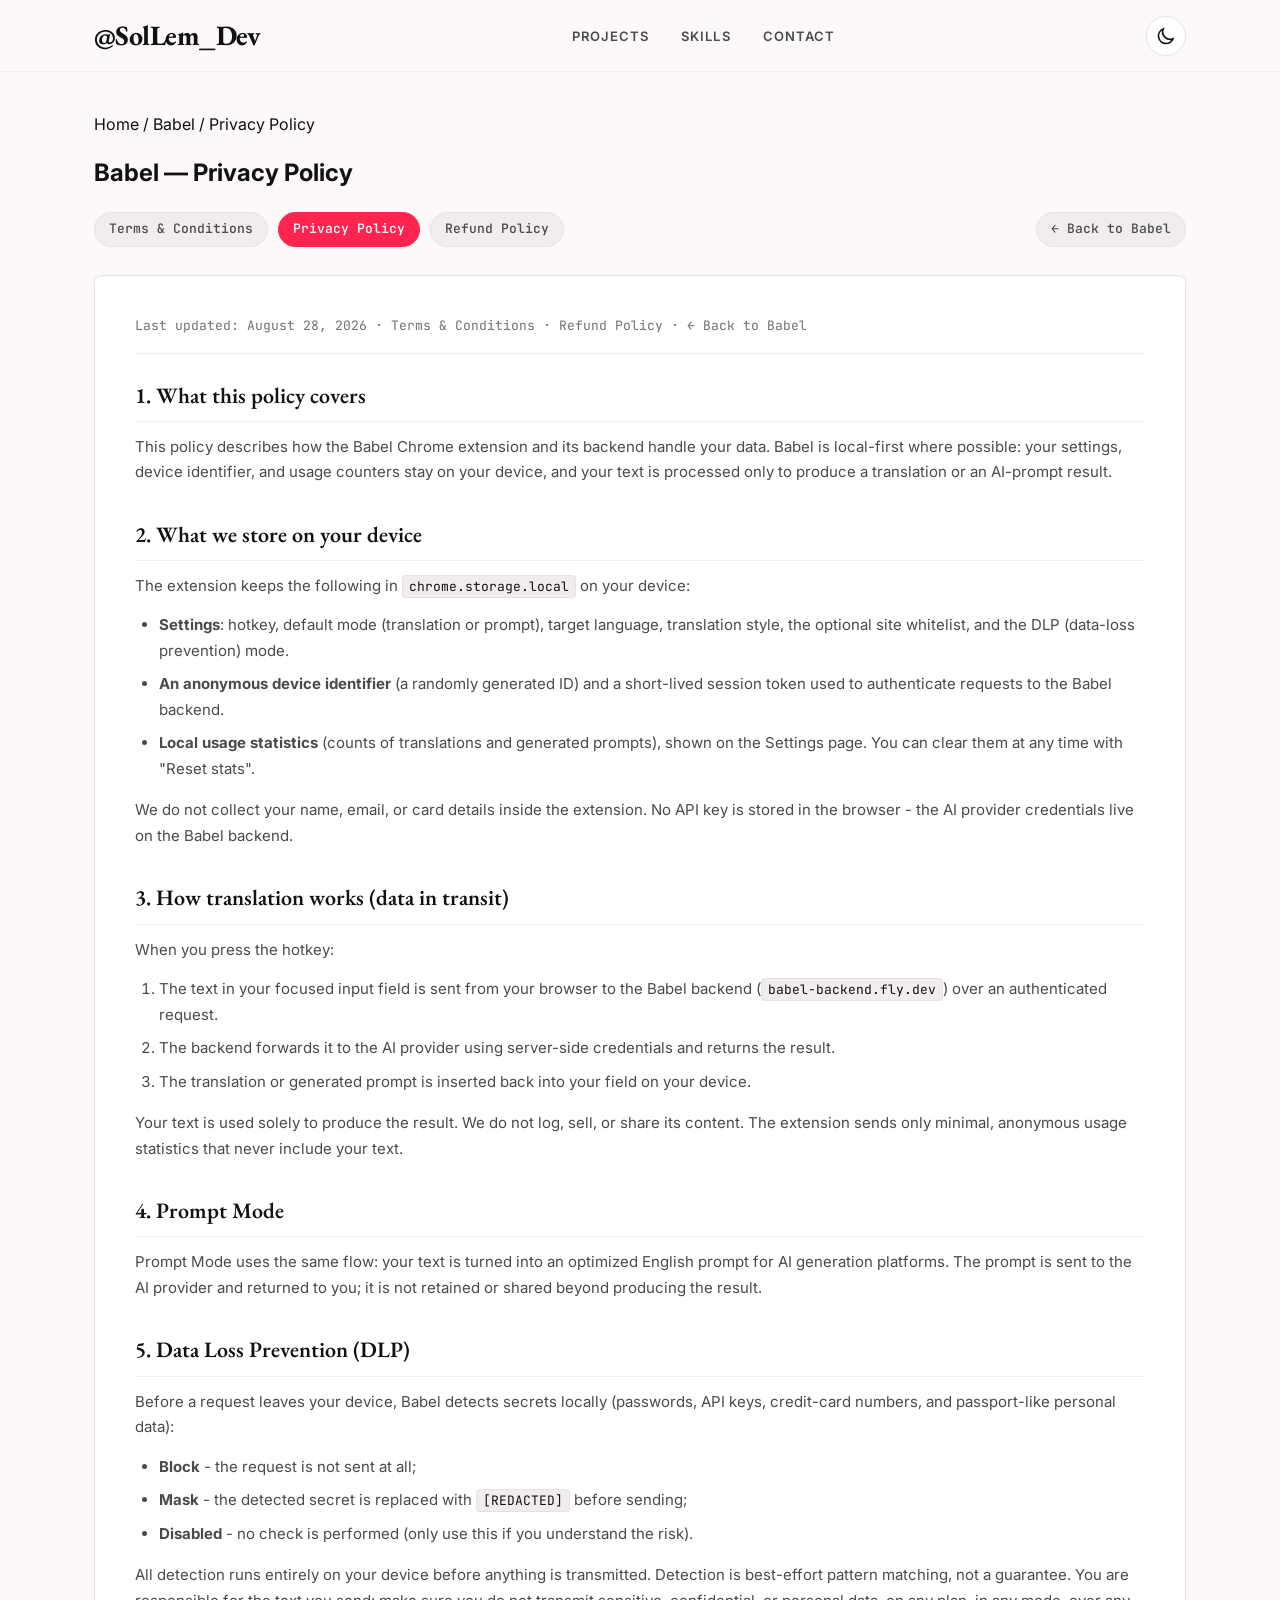
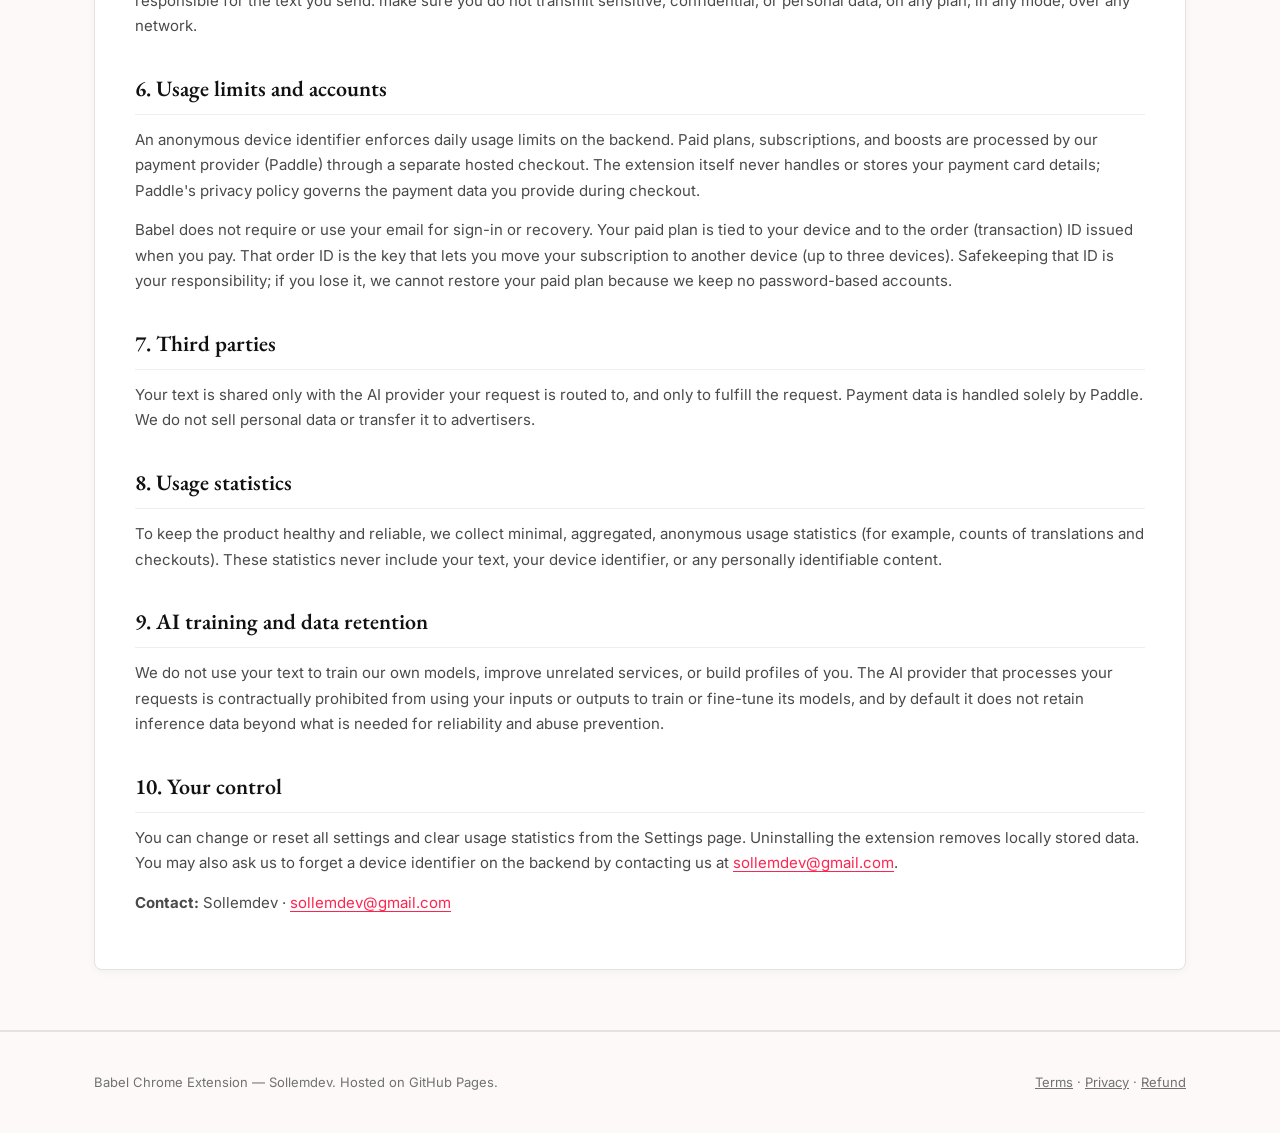
<file: projects/babel/privacy.html>
<!DOCTYPE html>
<html lang="en" data-theme="light">
<head>
  <!-- Google tag (gtag.js) -->
  <script async src="https://www.googletagmanager.com/gtag/js?id=G-894W8CYHGQ"></script>
  <script>
    window.dataLayer = window.dataLayer || [];
    function gtag(){dataLayer.push(arguments);}
    gtag('js', new Date());

    gtag('config', 'G-894W8CYHGQ');
  </script>

  <meta charset="UTF-8" />
  <meta name="viewport" content="width=device-width, initial-scale=1.0" />
  
  <title>Babel — Privacy Policy | @SolLem_Dev</title>
  <meta name="description" content="Privacy Policy for the Babel Chrome extension." />
  <meta name="author" content="Sollemdev" />

  <!-- Favicon -->
  <link rel="icon" type="image/svg+xml" href="../../favicon.svg" />

  <!-- Google Fonts: EB Garamond, Inter, JetBrains Mono -->
  <link rel="preconnect" href="https://fonts.googleapis.com" />
  <link rel="preconnect" href="https://fonts.gstatic.com" crossorigin />
  <link href="https://fonts.googleapis.com/css2?family=EB+Garamond:ital,wght@0,400;0,500;0,600;0,700;1,400;1,600&family=Inter:wght@400;500;600;700&family=JetBrains+Mono:wght@400;600&display=swap" rel="stylesheet" />

  <!-- Stylesheet -->
  <link rel="stylesheet" href="../../css/style.css" />
</head>
<body>

  <!-- Site Header -->
  <header class="site-header" id="header">
    <div class="container header-content">
      <a href="../../index.html" class="brand-logo" id="brand-link">
        @SolLem_Dev
      </a>

      <nav>
        <ul class="nav-menu">
          <li><a href="../../index.html#work" class="nav-link">Projects</a></li>
          <li><a href="../../index.html#skills" class="nav-link">Skills</a></li>
          <li><a href="../../index.html#contact" class="nav-link">Contact</a></li>
        </ul>
      </nav>

      <div class="header-actions">
        <button id="theme-toggle" class="icon-btn" aria-label="Toggle Dark/Light Mode" title="Toggle theme">
          <svg id="theme-icon" width="20" height="20" viewBox="0 0 24 24" fill="none" xmlns="http://www.w3.org/2000/svg">
            <path d="M20.354 15.354A9 9 0 018.646 3.646 9.003 9.003 0 0012 21a9.003 9.003 0 008.354-5.646z" stroke="currentColor" stroke-width="2" stroke-linecap="round" stroke-linejoin="round"/>
          </svg>
        </button>
      </div>
    </div>
  </header>

  <main>
    <section class="project-hero" style="padding-bottom: 60px;">
      <div class="container">
        <!-- Breadcrumb Navigation -->
        <nav class="breadcrumb-nav" aria-label="Breadcrumb">
          <a href="../../index.html" class="breadcrumb-link">Home</a>
          <span class="breadcrumb-separator">/</span>
          <a href="index.html" class="breadcrumb-link">Babel</a>
          <span class="breadcrumb-separator">/</span>
          <span class="breadcrumb-current">Privacy Policy</span>
        </nav>

        <h1 class="project-title" style="margin-top: 16px;">Babel — Privacy Policy</h1>
        
        <!-- Policy Navigation Pills -->
        <div class="policy-nav-pills">
          <a href="terms.html" class="policy-pill">Terms &amp; Conditions</a>
          <a href="privacy.html" class="policy-pill active">Privacy Policy</a>
          <a href="refund.html" class="policy-pill">Refund Policy</a>
          <a href="index.html" class="policy-pill" style="margin-left: auto;">&larr; Back to Babel</a>
        </div>

        <div class="policy-document-card">
          <div class="policy-meta-bar">
            Last updated: August 28, 2026 &middot; <a href="terms.html">Terms &amp; Conditions</a> &middot; <a href="refund.html">Refund Policy</a> &middot; <a href="index.html">&larr; Back to Babel</a>
          </div>

          <div class="policy-document-body">
            <h2>1. What this policy covers</h2>
            <p>This policy describes how the Babel Chrome extension and its backend handle your data. Babel is local-first where possible: your settings, device identifier, and usage counters stay on your device, and your text is processed only to produce a translation or an AI-prompt result.</p>

            <h2>2. What we store on your device</h2>
            <p>The extension keeps the following in <code>chrome.storage.local</code> on your device:</p>
            <ul>
              <li><strong>Settings</strong>: hotkey, default mode (translation or prompt), target language, translation style, the optional site whitelist, and the DLP (data-loss prevention) mode.</li>
              <li><strong>An anonymous device identifier</strong> (a randomly generated ID) and a short-lived session token used to authenticate requests to the Babel backend.</li>
              <li><strong>Local usage statistics</strong> (counts of translations and generated prompts), shown on the Settings page. You can clear them at any time with "Reset stats".</li>
            </ul>
            <p>We do not collect your name, email, or card details inside the extension. No API key is stored in the browser - the AI provider credentials live on the Babel backend.</p>

            <h2>3. How translation works (data in transit)</h2>
            <p>When you press the hotkey:</p>
            <ol>
              <li>The text in your focused input field is sent from your browser to the Babel backend (<code>babel-backend.fly.dev</code>) over an authenticated request.</li>
              <li>The backend forwards it to the AI provider using server-side credentials and returns the result.</li>
              <li>The translation or generated prompt is inserted back into your field on your device.</li>
            </ol>
            <p>Your text is used solely to produce the result. We do not log, sell, or share its content. The extension sends only minimal, anonymous usage statistics that never include your text.</p>

            <h2>4. Prompt Mode</h2>
            <p>Prompt Mode uses the same flow: your text is turned into an optimized English prompt for AI generation platforms. The prompt is sent to the AI provider and returned to you; it is not retained or shared beyond producing the result.</p>

            <h2>5. Data Loss Prevention (DLP)</h2>
            <p>Before a request leaves your device, Babel detects secrets locally (passwords, API keys, credit-card numbers, and passport-like personal data):</p>
            <ul>
              <li><strong>Block</strong> - the request is not sent at all;</li>
              <li><strong>Mask</strong> - the detected secret is replaced with <code>[REDACTED]</code> before sending;</li>
              <li><strong>Disabled</strong> - no check is performed (only use this if you understand the risk).</li>
            </ul>
            <p>All detection runs entirely on your device before anything is transmitted. Detection is best-effort pattern matching, not a guarantee. You are responsible for the text you send: make sure you do not transmit sensitive, confidential, or personal data, on any plan, in any mode, over any network.</p>

            <h2>6. Usage limits and accounts</h2>
            <p>An anonymous device identifier enforces daily usage limits on the backend. Paid plans, subscriptions, and boosts are processed by our payment provider (Paddle) through a separate hosted checkout. The extension itself never handles or stores your payment card details; Paddle's privacy policy governs the payment data you provide during checkout.</p>
            <p>Babel does not require or use your email for sign-in or recovery. Your paid plan is tied to your device and to the order (transaction) ID issued when you pay. That order ID is the key that lets you move your subscription to another device (up to three devices). Safekeeping that ID is your responsibility; if you lose it, we cannot restore your paid plan because we keep no password-based accounts.</p>

            <h2>7. Third parties</h2>
            <p>Your text is shared only with the AI provider your request is routed to, and only to fulfill the request. Payment data is handled solely by Paddle. We do not sell personal data or transfer it to advertisers.</p>

            <h2>8. Usage statistics</h2>
            <p>To keep the product healthy and reliable, we collect minimal, aggregated, anonymous usage statistics (for example, counts of translations and checkouts). These statistics never include your text, your device identifier, or any personally identifiable content.</p>

            <h2>9. AI training and data retention</h2>
            <p>We do not use your text to train our own models, improve unrelated services, or build profiles of you. The AI provider that processes your requests is contractually prohibited from using your inputs or outputs to train or fine-tune its models, and by default it does not retain inference data beyond what is needed for reliability and abuse prevention.</p>

            <h2>10. Your control</h2>
            <p>You can change or reset all settings and clear usage statistics from the Settings page. Uninstalling the extension removes locally stored data. You may also ask us to forget a device identifier on the backend by contacting us at <a href="mailto:sollemdev@gmail.com">sollemdev@gmail.com</a>.</p>

            <p><strong>Contact:</strong> Sollemdev &middot; <a href="mailto:sollemdev@gmail.com">sollemdev@gmail.com</a></p>
          </div>
        </div>
      </div>
    </section>
  </main>

  <!-- Site Footer -->
  <footer class="site-footer">
    <div class="container" style="display: flex; justify-content: space-between; align-items: center; flex-wrap: wrap; gap: 16px;">
      <div>
        <span>Babel Chrome Extension &mdash; Sollemdev. Hosted on GitHub Pages.</span>
      </div>
      <div>
        <a href="terms.html" style="text-decoration: underline;">Terms</a> &middot;
        <a href="privacy.html" style="text-decoration: underline;">Privacy</a> &middot;
        <a href="refund.html" style="text-decoration: underline;">Refund</a>
      </div>
    </div>
  </footer>

  <script>
    // Theme Management
    const themeToggleBtn = document.getElementById("theme-toggle");
    const storedTheme = localStorage.getItem("theme");
    const systemPrefersDark = window.matchMedia("(prefers-color-scheme: dark)").matches;
    const initialTheme = storedTheme || (systemPrefersDark ? "dark" : "light");
    setTheme(initialTheme);

    if (themeToggleBtn) {
      themeToggleBtn.addEventListener("click", () => {
        const currentTheme = document.documentElement.getAttribute("data-theme");
        setTheme(currentTheme === "dark" ? "light" : "dark");
      });
    }

    function setTheme(theme) {
      document.documentElement.setAttribute("data-theme", theme);
      localStorage.setItem("theme", theme);
      const themeIcon = document.getElementById("theme-icon");
      if (themeIcon) {
        if (theme === "dark") {
          themeIcon.innerHTML = '<path d="M12 3v1m0 16v1m9-9h-1M4 12H3m15.364 6.364l-.707-.707M6.343 6.343l-.707-.707m12.728 0l-.707.707M6.343 17.657l-.707.707M16 12a4 4 0 11-8 0 4 4 0 018 0z" stroke="currentColor" stroke-width="2" stroke-linecap="round"/>';
        } else {
          themeIcon.innerHTML = '<path d="M20.354 15.354A9 9 0 018.646 3.646 9.003 9.003 0 0012 21a9.003 9.003 0 008.354-5.646z" stroke="currentColor" stroke-width="2" stroke-linecap="round" fill="none"/>';
        }
      }
    }
  </script>
</body>
</html>
</file>
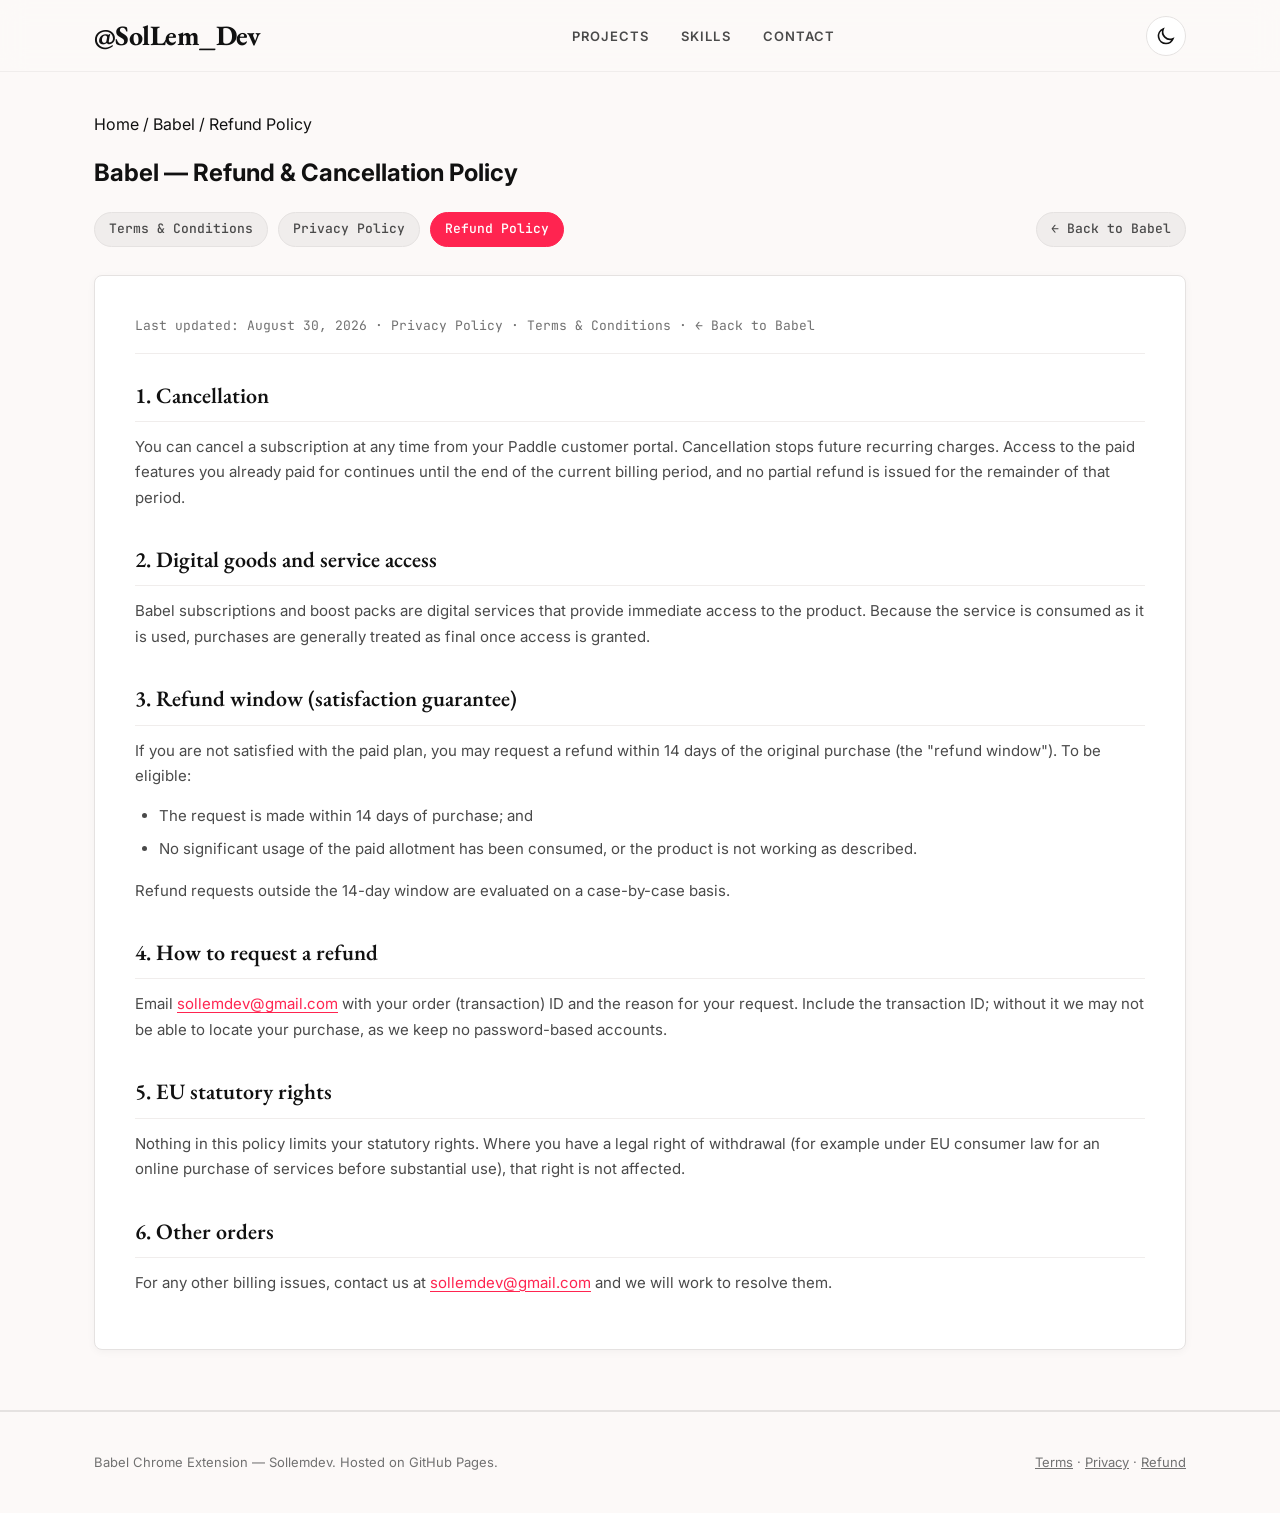
<file: projects/babel/refund.html>
<!DOCTYPE html>
<html lang="en" data-theme="light">
<head>
  <!-- Google tag (gtag.js) -->
  <script async src="https://www.googletagmanager.com/gtag/js?id=G-894W8CYHGQ"></script>
  <script>
    window.dataLayer = window.dataLayer || [];
    function gtag(){dataLayer.push(arguments);}
    gtag('js', new Date());

    gtag('config', 'G-894W8CYHGQ');
  </script>

  <meta charset="UTF-8" />
  <meta name="viewport" content="width=device-width, initial-scale=1.0" />
  
  <title>Babel — Refund &amp; Cancellation Policy | @SolLem_Dev</title>
  <meta name="description" content="Refund and Cancellation Policy for the Babel Chrome extension." />
  <meta name="author" content="Sollemdev" />

  <!-- Favicon -->
  <link rel="icon" type="image/svg+xml" href="../../favicon.svg" />

  <!-- Google Fonts: EB Garamond, Inter, JetBrains Mono -->
  <link rel="preconnect" href="https://fonts.googleapis.com" />
  <link rel="preconnect" href="https://fonts.gstatic.com" crossorigin />
  <link href="https://fonts.googleapis.com/css2?family=EB+Garamond:ital,wght@0,400;0,500;0,600;0,700;1,400;1,600&family=Inter:wght@400;500;600;700&family=JetBrains+Mono:wght@400;600&display=swap" rel="stylesheet" />

  <!-- Stylesheet -->
  <link rel="stylesheet" href="../../css/style.css" />
</head>
<body>

  <!-- Site Header -->
  <header class="site-header" id="header">
    <div class="container header-content">
      <a href="../../index.html" class="brand-logo" id="brand-link">
        @SolLem_Dev
      </a>

      <nav>
        <ul class="nav-menu">
          <li><a href="../../index.html#work" class="nav-link">Projects</a></li>
          <li><a href="../../index.html#skills" class="nav-link">Skills</a></li>
          <li><a href="../../index.html#contact" class="nav-link">Contact</a></li>
        </ul>
      </nav>

      <div class="header-actions">
        <button id="theme-toggle" class="icon-btn" aria-label="Toggle Dark/Light Mode" title="Toggle theme">
          <svg id="theme-icon" width="20" height="20" viewBox="0 0 24 24" fill="none" xmlns="http://www.w3.org/2000/svg">
            <path d="M20.354 15.354A9 9 0 018.646 3.646 9.003 9.003 0 0012 21a9.003 9.003 0 008.354-5.646z" stroke="currentColor" stroke-width="2" stroke-linecap="round" stroke-linejoin="round"/>
          </svg>
        </button>
      </div>
    </div>
  </header>

  <main>
    <section class="project-hero" style="padding-bottom: 60px;">
      <div class="container">
        <!-- Breadcrumb Navigation -->
        <nav class="breadcrumb-nav" aria-label="Breadcrumb">
          <a href="../../index.html" class="breadcrumb-link">Home</a>
          <span class="breadcrumb-separator">/</span>
          <a href="index.html" class="breadcrumb-link">Babel</a>
          <span class="breadcrumb-separator">/</span>
          <span class="breadcrumb-current">Refund Policy</span>
        </nav>

        <h1 class="project-title" style="margin-top: 16px;">Babel — Refund &amp; Cancellation Policy</h1>
        
        <!-- Policy Navigation Pills -->
        <div class="policy-nav-pills">
          <a href="terms.html" class="policy-pill">Terms &amp; Conditions</a>
          <a href="privacy.html" class="policy-pill">Privacy Policy</a>
          <a href="refund.html" class="policy-pill active">Refund Policy</a>
          <a href="index.html" class="policy-pill" style="margin-left: auto;">&larr; Back to Babel</a>
        </div>

        <div class="policy-document-card">
          <div class="policy-meta-bar">
            Last updated: August 30, 2026 &middot; <a href="privacy.html">Privacy Policy</a> &middot; <a href="terms.html">Terms &amp; Conditions</a> &middot; <a href="index.html">&larr; Back to Babel</a>
          </div>

          <div class="policy-document-body">
            <h2>1. Cancellation</h2>
            <p>You can cancel a subscription at any time from your Paddle customer portal. Cancellation stops future recurring charges. Access to the paid features you already paid for continues until the end of the current billing period, and no partial refund is issued for the remainder of that period.</p>

            <h2>2. Digital goods and service access</h2>
            <p>Babel subscriptions and boost packs are digital services that provide immediate access to the product. Because the service is consumed as it is used, purchases are generally treated as final once access is granted.</p>

            <h2>3. Refund window (satisfaction guarantee)</h2>
            <p>If you are not satisfied with the paid plan, you may request a refund within 14 days of the original purchase (the "refund window"). To be eligible:</p>
            <ul>
              <li>The request is made within 14 days of purchase; and</li>
              <li>No significant usage of the paid allotment has been consumed, or the product is not working as described.</li>
            </ul>
            <p>Refund requests outside the 14-day window are evaluated on a case-by-case basis.</p>

            <h2>4. How to request a refund</h2>
            <p>Email <a href="mailto:sollemdev@gmail.com">sollemdev@gmail.com</a> with your order (transaction) ID and the reason for your request. Include the transaction ID; without it we may not be able to locate your purchase, as we keep no password-based accounts.</p>

            <h2>5. EU statutory rights</h2>
            <p>Nothing in this policy limits your statutory rights. Where you have a legal right of withdrawal (for example under EU consumer law for an online purchase of services before substantial use), that right is not affected.</p>

            <h2>6. Other orders</h2>
            <p>For any other billing issues, contact us at <a href="mailto:sollemdev@gmail.com">sollemdev@gmail.com</a> and we will work to resolve them.</p>
          </div>
        </div>
      </div>
    </section>
  </main>

  <!-- Site Footer -->
  <footer class="site-footer">
    <div class="container" style="display: flex; justify-content: space-between; align-items: center; flex-wrap: wrap; gap: 16px;">
      <div>
        <span>Babel Chrome Extension &mdash; Sollemdev. Hosted on GitHub Pages.</span>
      </div>
      <div>
        <a href="terms.html" style="text-decoration: underline;">Terms</a> &middot;
        <a href="privacy.html" style="text-decoration: underline;">Privacy</a> &middot;
        <a href="refund.html" style="text-decoration: underline;">Refund</a>
      </div>
    </div>
  </footer>

  <script>
    // Theme Management
    const themeToggleBtn = document.getElementById("theme-toggle");
    const storedTheme = localStorage.getItem("theme");
    const systemPrefersDark = window.matchMedia("(prefers-color-scheme: dark)").matches;
    const initialTheme = storedTheme || (systemPrefersDark ? "dark" : "light");
    setTheme(initialTheme);

    if (themeToggleBtn) {
      themeToggleBtn.addEventListener("click", () => {
        const currentTheme = document.documentElement.getAttribute("data-theme");
        setTheme(currentTheme === "dark" ? "light" : "dark");
      });
    }

    function setTheme(theme) {
      document.documentElement.setAttribute("data-theme", theme);
      localStorage.setItem("theme", theme);
      const themeIcon = document.getElementById("theme-icon");
      if (themeIcon) {
        if (theme === "dark") {
          themeIcon.innerHTML = '<path d="M12 3v1m0 16v1m9-9h-1M4 12H3m15.364 6.364l-.707-.707M6.343 6.343l-.707-.707m12.728 0l-.707.707M6.343 17.657l-.707.707M16 12a4 4 0 11-8 0 4 4 0 018 0z" stroke="currentColor" stroke-width="2" stroke-linecap="round"/>';
        } else {
          themeIcon.innerHTML = '<path d="M20.354 15.354A9 9 0 018.646 3.646 9.003 9.003 0 0012 21a9.003 9.003 0 008.354-5.646z" stroke="currentColor" stroke-width="2" stroke-linecap="round" fill="none"/>';
        }
      }
    }
  </script>
</body>
</html>
</file>
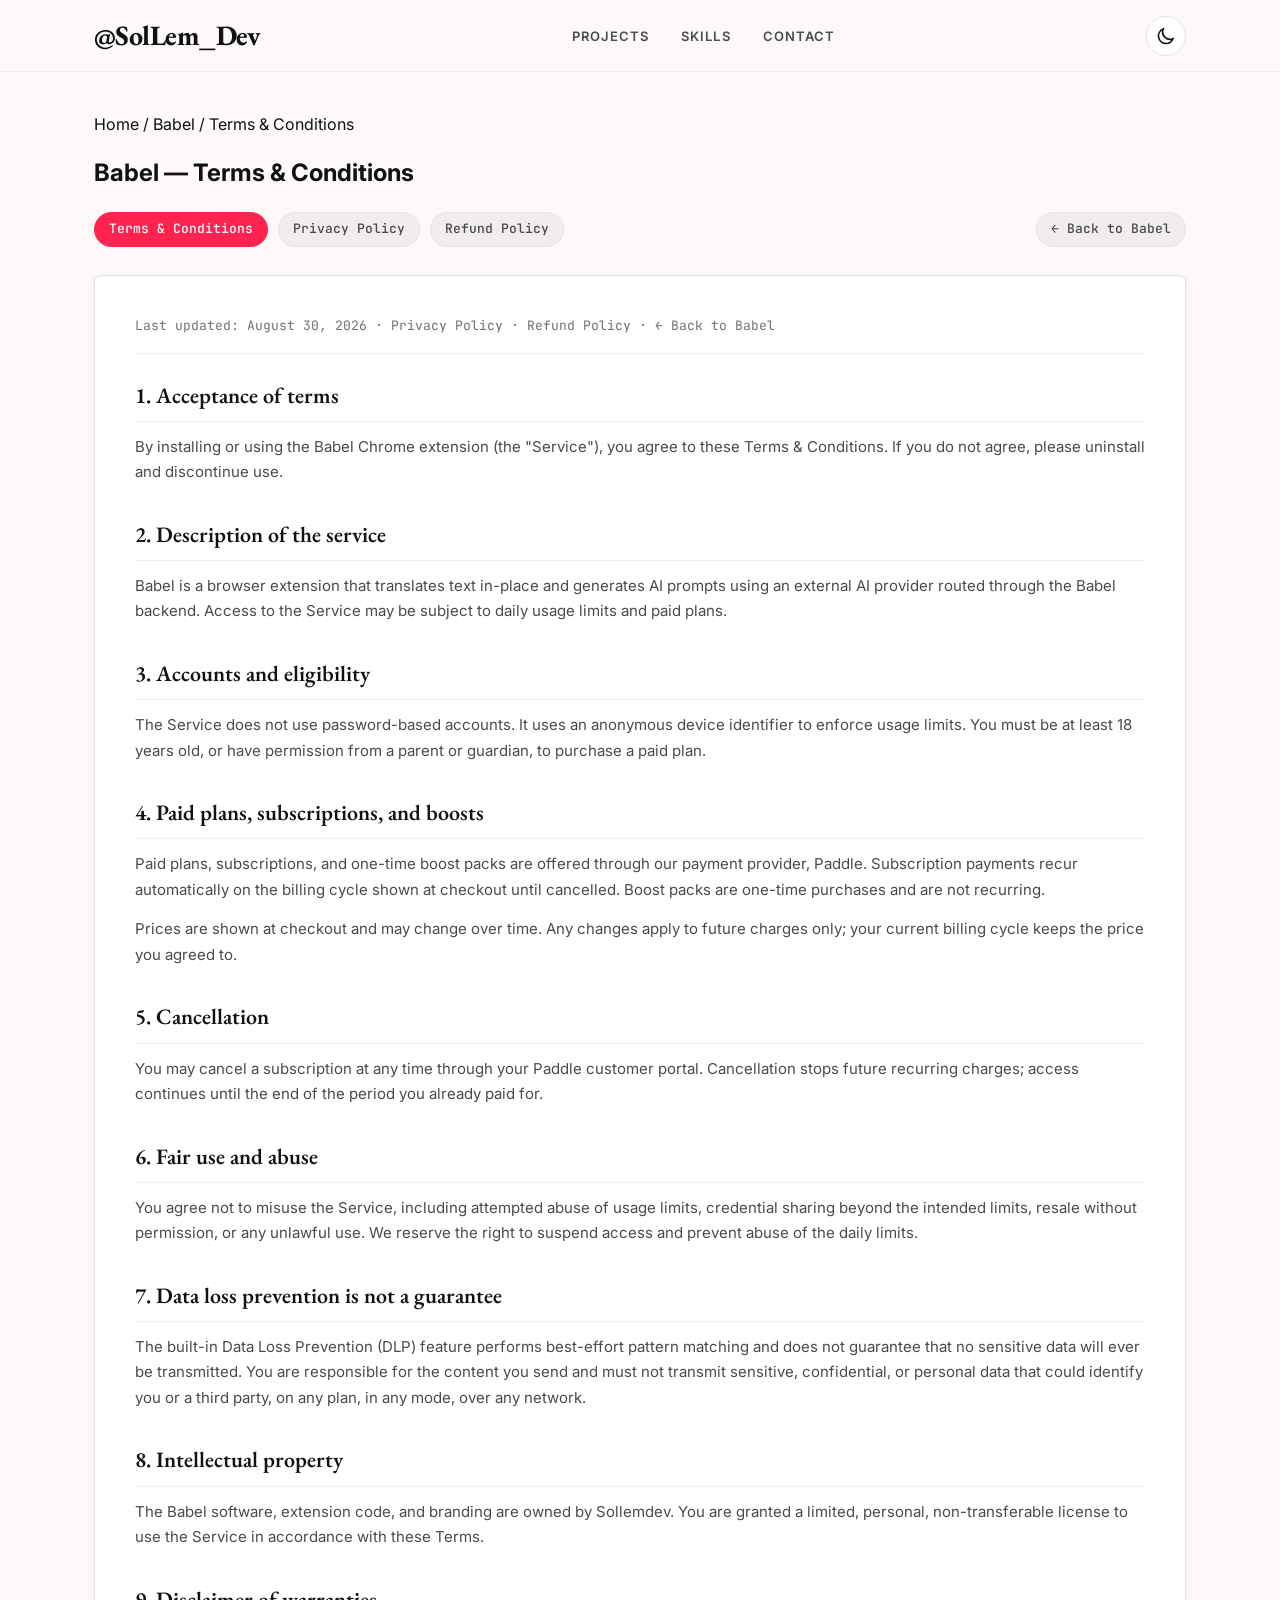
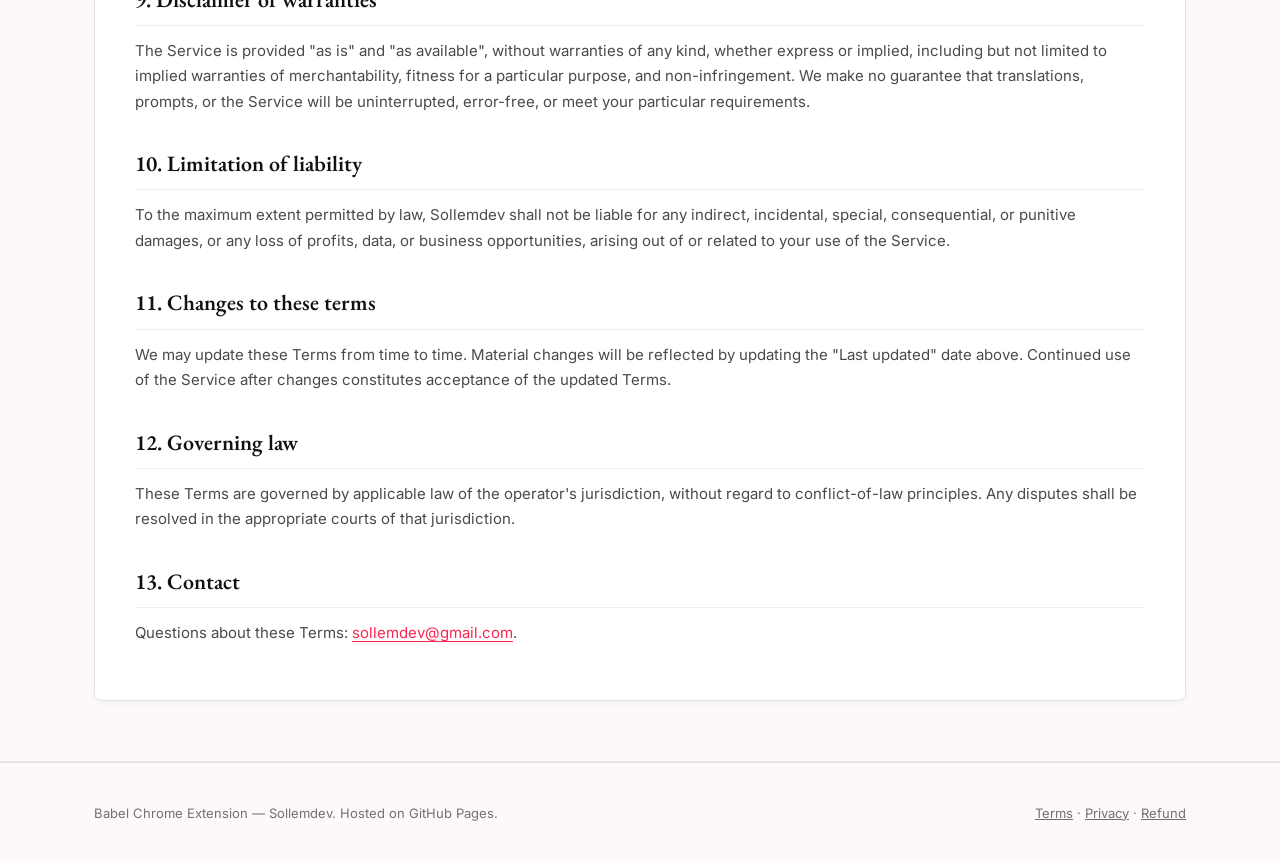
<file: projects/babel/terms.html>
<!DOCTYPE html>
<html lang="en" data-theme="light">
<head>
  <!-- Google tag (gtag.js) -->
  <script async src="https://www.googletagmanager.com/gtag/js?id=G-894W8CYHGQ"></script>
  <script>
    window.dataLayer = window.dataLayer || [];
    function gtag(){dataLayer.push(arguments);}
    gtag('js', new Date());

    gtag('config', 'G-894W8CYHGQ');
  </script>

  <meta charset="UTF-8" />
  <meta name="viewport" content="width=device-width, initial-scale=1.0" />
  
  <title>Babel — Terms &amp; Conditions | @SolLem_Dev</title>
  <meta name="description" content="Terms &amp; Conditions for the Babel Chrome extension." />
  <meta name="author" content="Sollemdev" />

  <!-- Favicon -->
  <link rel="icon" type="image/svg+xml" href="../../favicon.svg" />

  <!-- Google Fonts: EB Garamond, Inter, JetBrains Mono -->
  <link rel="preconnect" href="https://fonts.googleapis.com" />
  <link rel="preconnect" href="https://fonts.gstatic.com" crossorigin />
  <link href="https://fonts.googleapis.com/css2?family=EB+Garamond:ital,wght@0,400;0,500;0,600;0,700;1,400;1,600&family=Inter:wght@400;500;600;700&family=JetBrains+Mono:wght@400;600&display=swap" rel="stylesheet" />

  <!-- Stylesheet -->
  <link rel="stylesheet" href="../../css/style.css" />
</head>
<body>

  <!-- Site Header -->
  <header class="site-header" id="header">
    <div class="container header-content">
      <a href="../../index.html" class="brand-logo" id="brand-link">
        @SolLem_Dev
      </a>

      <nav>
        <ul class="nav-menu">
          <li><a href="../../index.html#work" class="nav-link">Projects</a></li>
          <li><a href="../../index.html#skills" class="nav-link">Skills</a></li>
          <li><a href="../../index.html#contact" class="nav-link">Contact</a></li>
        </ul>
      </nav>

      <div class="header-actions">
        <button id="theme-toggle" class="icon-btn" aria-label="Toggle Dark/Light Mode" title="Toggle theme">
          <svg id="theme-icon" width="20" height="20" viewBox="0 0 24 24" fill="none" xmlns="http://www.w3.org/2000/svg">
            <path d="M20.354 15.354A9 9 0 018.646 3.646 9.003 9.003 0 0012 21a9.003 9.003 0 008.354-5.646z" stroke="currentColor" stroke-width="2" stroke-linecap="round" stroke-linejoin="round"/>
          </svg>
        </button>
      </div>
    </div>
  </header>

  <main>
    <section class="project-hero" style="padding-bottom: 60px;">
      <div class="container">
        <!-- Breadcrumb Navigation -->
        <nav class="breadcrumb-nav" aria-label="Breadcrumb">
          <a href="../../index.html" class="breadcrumb-link">Home</a>
          <span class="breadcrumb-separator">/</span>
          <a href="index.html" class="breadcrumb-link">Babel</a>
          <span class="breadcrumb-separator">/</span>
          <span class="breadcrumb-current">Terms &amp; Conditions</span>
        </nav>

        <h1 class="project-title" style="margin-top: 16px;">Babel — Terms &amp; Conditions</h1>
        
        <!-- Policy Navigation Pills -->
        <div class="policy-nav-pills">
          <a href="terms.html" class="policy-pill active">Terms &amp; Conditions</a>
          <a href="privacy.html" class="policy-pill">Privacy Policy</a>
          <a href="refund.html" class="policy-pill">Refund Policy</a>
          <a href="index.html" class="policy-pill" style="margin-left: auto;">&larr; Back to Babel</a>
        </div>

        <div class="policy-document-card">
          <div class="policy-meta-bar">
            Last updated: August 30, 2026 &middot; <a href="privacy.html">Privacy Policy</a> &middot; <a href="refund.html">Refund Policy</a> &middot; <a href="index.html">&larr; Back to Babel</a>
          </div>

          <div class="policy-document-body">
            <h2>1. Acceptance of terms</h2>
            <p>By installing or using the Babel Chrome extension (the "Service"), you agree to these Terms &amp; Conditions. If you do not agree, please uninstall and discontinue use.</p>

            <h2>2. Description of the service</h2>
            <p>Babel is a browser extension that translates text in-place and generates AI prompts using an external AI provider routed through the Babel backend. Access to the Service may be subject to daily usage limits and paid plans.</p>

            <h2>3. Accounts and eligibility</h2>
            <p>The Service does not use password-based accounts. It uses an anonymous device identifier to enforce usage limits. You must be at least 18 years old, or have permission from a parent or guardian, to purchase a paid plan.</p>

            <h2>4. Paid plans, subscriptions, and boosts</h2>
            <p>Paid plans, subscriptions, and one-time boost packs are offered through our payment provider, Paddle. Subscription payments recur automatically on the billing cycle shown at checkout until cancelled. Boost packs are one-time purchases and are not recurring.</p>
            <p>Prices are shown at checkout and may change over time. Any changes apply to future charges only; your current billing cycle keeps the price you agreed to.</p>

            <h2>5. Cancellation</h2>
            <p>You may cancel a subscription at any time through your Paddle customer portal. Cancellation stops future recurring charges; access continues until the end of the period you already paid for.</p>

            <h2>6. Fair use and abuse</h2>
            <p>You agree not to misuse the Service, including attempted abuse of usage limits, credential sharing beyond the intended limits, resale without permission, or any unlawful use. We reserve the right to suspend access and prevent abuse of the daily limits.</p>

            <h2>7. Data loss prevention is not a guarantee</h2>
            <p>The built-in Data Loss Prevention (DLP) feature performs best-effort pattern matching and does not guarantee that no sensitive data will ever be transmitted. You are responsible for the content you send and must not transmit sensitive, confidential, or personal data that could identify you or a third party, on any plan, in any mode, over any network.</p>

            <h2>8. Intellectual property</h2>
            <p>The Babel software, extension code, and branding are owned by Sollemdev. You are granted a limited, personal, non-transferable license to use the Service in accordance with these Terms.</p>

            <h2>9. Disclaimer of warranties</h2>
            <p>The Service is provided "as is" and "as available", without warranties of any kind, whether express or implied, including but not limited to implied warranties of merchantability, fitness for a particular purpose, and non-infringement. We make no guarantee that translations, prompts, or the Service will be uninterrupted, error-free, or meet your particular requirements.</p>

            <h2>10. Limitation of liability</h2>
            <p>To the maximum extent permitted by law, Sollemdev shall not be liable for any indirect, incidental, special, consequential, or punitive damages, or any loss of profits, data, or business opportunities, arising out of or related to your use of the Service.</p>

            <h2>11. Changes to these terms</h2>
            <p>We may update these Terms from time to time. Material changes will be reflected by updating the "Last updated" date above. Continued use of the Service after changes constitutes acceptance of the updated Terms.</p>

            <h2>12. Governing law</h2>
            <p>These Terms are governed by applicable law of the operator's jurisdiction, without regard to conflict-of-law principles. Any disputes shall be resolved in the appropriate courts of that jurisdiction.</p>

            <h2>13. Contact</h2>
            <p>Questions about these Terms: <a href="mailto:sollemdev@gmail.com">sollemdev@gmail.com</a>.</p>
          </div>
        </div>
      </div>
    </section>
  </main>

  <!-- Site Footer -->
  <footer class="site-footer">
    <div class="container" style="display: flex; justify-content: space-between; align-items: center; flex-wrap: wrap; gap: 16px;">
      <div>
        <span>Babel Chrome Extension &mdash; Sollemdev. Hosted on GitHub Pages.</span>
      </div>
      <div>
        <a href="terms.html" style="text-decoration: underline;">Terms</a> &middot;
        <a href="privacy.html" style="text-decoration: underline;">Privacy</a> &middot;
        <a href="refund.html" style="text-decoration: underline;">Refund</a>
      </div>
    </div>
  </footer>

  <script>
    // Theme Management
    const themeToggleBtn = document.getElementById("theme-toggle");
    const storedTheme = localStorage.getItem("theme");
    const systemPrefersDark = window.matchMedia("(prefers-color-scheme: dark)").matches;
    const initialTheme = storedTheme || (systemPrefersDark ? "dark" : "light");
    setTheme(initialTheme);

    if (themeToggleBtn) {
      themeToggleBtn.addEventListener("click", () => {
        const currentTheme = document.documentElement.getAttribute("data-theme");
        setTheme(currentTheme === "dark" ? "light" : "dark");
      });
    }

    function setTheme(theme) {
      document.documentElement.setAttribute("data-theme", theme);
      localStorage.setItem("theme", theme);
      const themeIcon = document.getElementById("theme-icon");
      if (themeIcon) {
        if (theme === "dark") {
          themeIcon.innerHTML = '<path d="M12 3v1m0 16v1m9-9h-1M4 12H3m15.364 6.364l-.707-.707M6.343 6.343l-.707-.707m12.728 0l-.707.707M6.343 17.657l-.707.707M16 12a4 4 0 11-8 0 4 4 0 018 0z" stroke="currentColor" stroke-width="2" stroke-linecap="round"/>';
        } else {
          themeIcon.innerHTML = '<path d="M20.354 15.354A9 9 0 018.646 3.646 9.003 9.003 0 0012 21a9.003 9.003 0 008.354-5.646z" stroke="currentColor" stroke-width="2" stroke-linecap="round" fill="none"/>';
        }
      }
    }
  </script>
</body>
</html>
</file>
<file: css/style.css>
/* ==========================================================================
   SOLLEMDEV PORTFOLIO SYSTEM
   Editorial Minimalism & High-Performance Design
   Design System: Inspired by Stitch (EB Garamond + Inter) & jgthms.com
   ========================================================================== */

:root {
  /* Fonts */
  --font-serif: 'EB Garamond', Georgia, serif;
  --font-sans: 'Inter', system-ui, -apple-system, BlinkMacSystemFont, 'Segoe UI', Roboto, sans-serif;
  --font-mono: 'JetBrains Mono', 'Fira Code', Consolas, monospace;

  /* Color Palette - Light Mode */
  --bg-surface: #FCF9F8;
  --bg-surface-elevated: #FFFFFF;
  --bg-card: #FFFFFF;
  --bg-card-hover: #F8F5F4;
  --text-primary: #111111;
  --text-secondary: #4A4A4A;
  --text-muted: #717171;
  --border-color: #E5E2E1;
  --border-subtle: #F0EDEC;
  --accent-primary: #FF2450;
  --accent-hover: #E0103B;
  --accent-subtle: rgba(255, 36, 80, 0.08);
  --tag-bg: #F0EDEC;
  --tag-text: #333333;
  --tag-hover: #E5E2E1;
  --tag-active-bg: #111111;
  --tag-active-text: #FFFFFF;
  --shadow-sm: 0 2px 8px rgba(0, 0, 0, 0.04);
  --shadow-md: 0 8px 24px rgba(0, 0, 0, 0.06);

  /* Layout */
  --max-width: 1140px;
  --header-height: 72px;
  --radius-sm: 4px;
  --radius-md: 8px;
  --radius-lg: 16px;
  --radius-full: 9999px;
  --transition-fast: 0.2s cubic-bezier(0.16, 1, 0.3, 1);
  --transition-normal: 0.3s cubic-bezier(0.16, 1, 0.3, 1);
}

[data-theme="dark"] {
  /* Color Palette - Dark Mode */
  --bg-surface: #0F0F12;
  --bg-surface-elevated: #18181D;
  --bg-card: #18181D;
  --bg-card-hover: #22222A;
  --text-primary: #F5F5F7;
  --text-secondary: #A1A1AA;
  --text-muted: #71717A;
  --border-color: #27272A;
  --border-subtle: #1F1F23;
  --accent-primary: #FF3B60;
  --accent-hover: #FF607F;
  --accent-subtle: rgba(255, 59, 96, 0.15);
  --tag-bg: #22222A;
  --tag-text: #E4E4E7;
  --tag-hover: #2D2D37;
  --tag-active-bg: #FF3B60;
  --tag-active-text: #FFFFFF;
  --shadow-sm: 0 2px 8px rgba(0, 0, 0, 0.2);
  --shadow-md: 0 8px 24px rgba(0, 0, 0, 0.4);
}

/* Reset & Base Styles */
*, *::before, *::after {
  box-sizing: border-box;
  margin: 0;
  padding: 0;
}

html {
  font-size: 16px;
  scroll-behavior: smooth;
  -webkit-text-size-adjust: 100%;
}

body {
  background-color: var(--bg-surface);
  color: var(--text-primary);
  font-family: var(--font-sans);
  line-height: 1.6;
  min-height: 100vh;
  display: flex;
  flex-direction: column;
  transition: background-color var(--transition-normal), color var(--transition-normal);
  overflow-x: hidden;
}

::selection {
  background-color: var(--accent-primary);
  color: #FFFFFF;
}

a {
  color: inherit;
  text-decoration: none;
  transition: color var(--transition-fast);
}

button {
  font-family: inherit;
  cursor: pointer;
  border: none;
  background: none;
  color: inherit;
}

input, textarea {
  font-family: inherit;
  color: inherit;
}

/* Container */
.container {
  width: 100%;
  max-width: var(--max-width);
  margin: 0 auto;
  padding: 0 24px;
}

/* Header & Navigation */
.site-header {
  position: sticky;
  top: 0;
  z-index: 100;
  height: var(--header-height);
  background-color: rgba(252, 249, 248, 0.85);
  backdrop-filter: blur(12px);
  -webkit-backdrop-filter: blur(12px);
  border-bottom: 1px solid var(--border-subtle);
  transition: background-color var(--transition-normal), border-color var(--transition-normal);
}

[data-theme="dark"] .site-header {
  background-color: rgba(15, 15, 18, 0.85);
}

.header-content {
  display: flex;
  align-items: center;
  justify-content: space-between;
  height: 100%;
}

.brand-logo {
  font-family: var(--font-serif);
  font-size: 28px;
  font-weight: 700;
  letter-spacing: -0.02em;
  color: var(--text-primary);
  display: flex;
  align-items: center;
  gap: 4px;
}

.brand-logo .dot {
  color: var(--accent-primary);
}

.nav-menu {
  display: flex;
  align-items: center;
  gap: 32px;
  list-style: none;
}

.nav-link {
  font-size: 13px;
  font-weight: 600;
  letter-spacing: 0.08em;
  text-transform: uppercase;
  color: var(--text-secondary);
  position: relative;
  padding: 4px 0;
}

.nav-link:hover, .nav-link.active {
  color: var(--text-primary);
}

.nav-link.active::after {
  content: '';
  position: absolute;
  bottom: 0;
  left: 0;
  width: 100%;
  height: 2px;
  background-color: var(--accent-primary);
}

.header-actions {
  display: flex;
  align-items: center;
  gap: 12px;
}

.header-share-dropdown {
  position: relative;
}

.header-action-btn {
  display: inline-flex;
  align-items: center;
  gap: 6px;
  padding: 8px 16px;
  border-radius: var(--radius-full);
  border: 1px solid var(--border-color);
  background-color: var(--bg-surface-elevated);
  color: var(--text-primary);
  font-size: 13px;
  font-weight: 600;
  letter-spacing: 0.02em;
  transition: all var(--transition-fast);
  cursor: pointer;
}

.header-action-btn:hover,
.header-share-dropdown.open .header-action-btn {
  border-color: var(--accent-primary);
  background-color: var(--accent-subtle);
  color: var(--accent-primary);
  transform: translateY(-1px);
}

.header-share-menu {
  position: absolute;
  top: calc(100% + 8px);
  right: 0;
  width: 200px;
  background: var(--bg-surface-elevated);
  border: 1px solid var(--border-color);
  border-radius: var(--radius-md);
  box-shadow: 0 10px 30px rgba(0, 0, 0, 0.25);
  padding: 8px;
  display: flex;
  flex-direction: column;
  gap: 4px;
  opacity: 0;
  visibility: hidden;
  transform: translateY(-6px);
  transition: all var(--transition-fast);
  z-index: 1000;
}

.header-share-dropdown.open .header-share-menu {
  opacity: 1;
  visibility: visible;
  transform: translateY(0);
}

.header-share-menu-title {
  font-size: 10.5px;
  font-family: var(--font-mono);
  font-weight: 700;
  text-transform: uppercase;
  letter-spacing: 0.05em;
  color: var(--text-muted);
  padding: 4px 8px 6px;
  border-bottom: 1px solid var(--border-subtle);
  margin-bottom: 2px;
}

.header-share-item {
  display: flex;
  align-items: center;
  gap: 10px;
  padding: 8px 10px;
  border-radius: var(--radius-sm);
  color: var(--text-secondary);
  font-size: 13px;
  font-weight: 500;
  text-decoration: none;
  transition: all var(--transition-fast);
  width: 100%;
  text-align: left;
  background: none;
  border: none;
  cursor: pointer;
  box-sizing: border-box;
}

.header-share-item:hover {
  background: var(--bg-card-hover);
  color: var(--text-primary);
}

.header-share-item svg {
  flex-shrink: 0;
}

.icon-btn {
  display: inline-flex;
  align-items: center;
  justify-content: center;
  width: 40px;
  height: 40px;
  border-radius: var(--radius-full);
  border: 1px solid var(--border-color);
  background-color: var(--bg-surface-elevated);
  color: var(--text-primary);
  transition: all var(--transition-fast);
}

.icon-btn:hover {
  border-color: var(--text-primary);
  transform: translateY(-1px);
}

.mobile-toggle {
  display: none;
}

/* Hero Section */
.hero-section {
  padding: 80px 0 60px;
  border-bottom: 1px solid var(--border-color);
}

.hero-status-badge {
  display: inline-flex;
  align-items: center;
  gap: 8px;
  padding: 6px 14px;
  border-radius: var(--radius-full);
  background-color: var(--accent-subtle);
  color: var(--accent-primary);
  font-size: 12px;
  font-weight: 600;
  letter-spacing: 0.05em;
  text-transform: uppercase;
  margin-bottom: 24px;
}

.status-dot {
  width: 8px;
  height: 8px;
  border-radius: 50%;
  background-color: var(--accent-primary);
  box-shadow: 0 0 0 4px var(--accent-subtle);
  animation: pulse 2s infinite;
}

@keyframes pulse {
  0% { transform: scale(0.95); box-shadow: 0 0 0 0 rgba(255, 36, 80, 0.7); }
  70% { transform: scale(1); box-shadow: 0 0 0 8px rgba(255, 36, 80, 0); }
  100% { transform: scale(0.95); box-shadow: 0 0 0 0 rgba(255, 36, 80, 0); }
}

.hero-title {
  font-family: var(--font-serif);
  font-size: clamp(34px, 4.5vw, 62px);
  font-weight: 500;
  line-height: 1.15;
  letter-spacing: -0.02em;
  color: var(--text-primary);
  max-width: 900px;
  margin-bottom: 24px;
}

/* Hero Bio with Floating Author Avatar */
.hero-bio-wrap {
  max-width: 960px;
  margin-bottom: 36px;
}

.hero-bio-wrap::after {
  content: "";
  display: table;
  clear: both;
}

.hero-author-avatar-card {
  float: left;
  margin: 4px 24px 16px 0;
  width: clamp(100px, 24vw, 145px);
  text-align: center;
}

.hero-avatar-frame {
  position: relative;
  width: 100%;
  aspect-ratio: 1 / 1.05;
  border-radius: clamp(12px, 2.8vw, 16px);
  padding: 3px;
  background: linear-gradient(135deg, rgba(255, 36, 80, 0.45) 0%, rgba(56, 189, 248, 0.45) 50%, rgba(139, 92, 246, 0.45) 100%);
  box-shadow: 0 10px 25px -8px rgba(0, 0, 0, 0.45), 0 0 20px -4px rgba(56, 189, 248, 0.35);
  transition: transform var(--transition-medium), box-shadow var(--transition-medium);
  overflow: hidden;
}

.hero-avatar-frame:hover {
  transform: translateY(-2px) scale(1.02);
  box-shadow: 0 14px 30px -8px rgba(0, 0, 0, 0.55), 0 0 26px 0 rgba(56, 189, 248, 0.45);
}

.hero-avatar-img {
  width: 100%;
  height: 100%;
  object-fit: cover;
  border-radius: clamp(9px, 2.2vw, 12px);
  display: block;
}

.hero-avatar-info {
  margin-top: 6px;
  display: flex;
  flex-direction: column;
  align-items: center;
  gap: 2px;
}

.hero-avatar-caption {
  display: block;
  font-family: var(--font-mono);
  font-size: clamp(9.5px, 2.2vw, 11px);
  font-weight: 600;
  color: var(--text-muted);
  letter-spacing: 0.02em;
  white-space: nowrap;
}

.hero-avatar-subcaption {
  display: block;
  font-family: var(--font-mono);
  font-size: clamp(9.5px, 2.2vw, 11px);
  font-weight: 600;
  color: var(--text-primary);
  letter-spacing: 0.02em;
  white-space: nowrap;
}

.hero-bio-wrap p {
  font-size: clamp(15px, 1.8vw, 18px);
  color: var(--text-secondary);
  line-height: 1.65;
  margin-bottom: 18px;
  text-wrap: pretty;
}

.hero-bio-meta {
  font-size: 13px;
  font-family: var(--font-mono);
  color: var(--text-muted);
  border-left: 2px solid var(--accent-primary);
  padding-left: 12px;
  margin-top: 8px;
  line-height: 1.5;
  clear: both;
}

@media (max-width: 640px) {
  .hero-author-avatar-card {
    margin: 4px 16px 12px 0;
    width: clamp(90px, 28vw, 115px);
  }
}

@media (max-width: 380px) {
  .hero-author-avatar-card {
    margin: 2px 12px 8px 0;
    width: 85px;
  }
  .hero-avatar-caption {
    font-size: 9px;
  }
}

.hero-description {
  font-size: clamp(17px, 2vw, 20px);
  color: var(--text-secondary);
  max-width: 680px;
  line-height: 1.6;
  margin-bottom: 36px;
}

.hero-cta {
  display: flex;
  flex-wrap: wrap;
  align-items: center;
  gap: 16px;
}

.btn-primary {
  display: inline-flex;
  align-items: center;
  justify-content: center;
  gap: 8px;
  padding: 12px 24px;
  background-color: var(--text-primary);
  color: var(--bg-surface);
  font-size: 14px;
  font-weight: 600;
  letter-spacing: 0.02em;
  border-radius: var(--radius-sm);
  transition: all var(--transition-fast);
}

.btn-primary:hover {
  background-color: var(--accent-primary);
  color: #FFFFFF;
  transform: translateY(-2px);
  box-shadow: var(--shadow-sm);
}

.btn-secondary {
  display: inline-flex;
  align-items: center;
  justify-content: center;
  gap: 8px;
  padding: 12px 24px;
  background-color: transparent;
  color: var(--text-primary);
  border: 1px solid var(--border-color);
  font-size: 14px;
  font-weight: 600;
  letter-spacing: 0.02em;
  border-radius: var(--radius-sm);
  transition: all var(--transition-fast);
}

.btn-secondary:hover {
  border-color: var(--text-primary);
  background-color: var(--bg-card-hover);
  transform: translateY(-2px);
}

/* Portfolio Section Controls */
.portfolio-section {
  padding: 60px 0 100px;
}

.section-header {
  margin-bottom: 36px;
}

.section-title-row {
  display: flex;
  flex-wrap: wrap;
  align-items: flex-end;
  justify-content: space-between;
  gap: 20px;
  margin-bottom: 24px;
}

.section-title {
  font-family: var(--font-serif);
  font-size: 36px;
  font-weight: 500;
  color: var(--text-primary);
}

.controls-group {
  display: flex;
  align-items: center;
  gap: 16px;
}

.search-box {
  position: relative;
  width: 240px;
}

.search-input {
  width: 100%;
  padding: 8px 12px 8px 36px;
  background-color: var(--bg-surface-elevated);
  border: 1px solid var(--border-color);
  border-radius: var(--radius-full);
  font-size: 13px;
  color: var(--text-primary);
  outline: none;
  transition: border-color var(--transition-fast), box-shadow var(--transition-fast);
}

.search-input:focus {
  border-color: var(--accent-primary);
  box-shadow: 0 0 0 3px var(--accent-subtle);
}

.search-icon {
  position: absolute;
  left: 12px;
  top: 50%;
  transform: translateY(-50%);
  color: var(--text-muted);
  pointer-events: none;
}

.view-mode-toggle {
  display: inline-flex;
  background-color: var(--tag-bg);
  padding: 3px;
  border-radius: var(--radius-md);
  border: 1px solid var(--border-color);
}

.view-btn {
  display: inline-flex;
  align-items: center;
  justify-content: center;
  padding: 6px 12px;
  border-radius: var(--radius-sm);
  font-size: 12px;
  font-weight: 600;
  color: var(--text-secondary);
  gap: 6px;
  transition: all var(--transition-fast);
}

.view-btn.active {
  background-color: var(--bg-surface-elevated);
  color: var(--text-primary);
  box-shadow: var(--shadow-sm);
}

/* Tag Filters */
.filter-bar {
  display: flex;
  flex-wrap: wrap;
  align-items: center;
  gap: 8px;
  padding-bottom: 20px;
  border-bottom: 1px solid var(--border-subtle);
  margin-bottom: 36px;
}

.filter-label {
  font-size: 11px;
  font-weight: 700;
  letter-spacing: 0.1em;
  text-transform: uppercase;
  color: var(--text-muted);
  margin-right: 8px;
}

.tag-btn {
  font-size: 13px;
  font-weight: 500;
  padding: 6px 16px;
  border-radius: var(--radius-full);
  background-color: var(--tag-bg);
  color: var(--tag-text);
  border: 1px solid transparent;
  transition: all var(--transition-fast);
  display: inline-flex;
  align-items: center;
  gap: 6px;
}

.tag-btn:hover {
  background-color: var(--tag-hover);
  transform: translateY(-1px);
}

.tag-btn.active {
  background-color: var(--tag-active-bg);
  color: var(--tag-active-text);
}

.tag-count {
  font-size: 11px;
  opacity: 0.7;
}

.results-stats {
  font-size: 13px;
  color: var(--text-muted);
  margin-bottom: 24px;
}

/* Projects Display - LIST VIEW (jgthms.com style) */
.projects-container.list-view {
  display: flex;
  flex-direction: column;
  gap: 0;
}

.projects-container.list-view .project-item {
  display: flex;
  flex-direction: column;
  padding: 24px 0;
  border-bottom: 1px solid var(--border-color);
  transition: background-color var(--transition-fast), padding var(--transition-fast);
  position: relative;
  cursor: pointer;
}

.projects-container.list-view .project-item:hover {
  background-color: var(--accent-subtle);
  margin: 0 -16px;
  padding: 24px 16px;
  border-radius: var(--radius-md);
  border-bottom-color: transparent;
}

.projects-container.list-view .project-header {
  display: flex;
  flex-wrap: wrap;
  align-items: baseline;
  justify-content: space-between;
  gap: 16px;
  margin-bottom: 8px;
}

.projects-container.list-view .project-title {
  font-family: var(--font-serif);
  font-size: 26px;
  font-weight: 600;
  color: var(--text-primary);
  display: inline-flex;
  align-items: center;
  gap: 8px;
  line-height: 1.15;
}

.project-brand-lockup {
  display: inline-flex;
  flex-direction: column;
  align-items: flex-start;
  gap: 2px;
}

.project-brand-sub {
  font-family: var(--font-mono);
  font-size: 11px;
  font-weight: 600;
  letter-spacing: 0.06em;
  text-transform: lowercase;
  color: var(--text-muted);
  line-height: 1;
}

.projects-container.list-view .project-item:hover .project-title {
  color: var(--accent-primary);
}

.projects-container.list-view .project-meta-top {
  font-size: 12px;
  font-weight: 600;
  letter-spacing: 0.05em;
  text-transform: uppercase;
  color: var(--text-muted);
}

.projects-container.list-view .project-description {
  font-size: 15px;
  color: var(--text-secondary);
  max-width: 820px;
  margin-bottom: 12px;
  line-height: 1.5;
}

.projects-container.list-view .project-footer {
  display: flex;
  flex-wrap: wrap;
  align-items: center;
  justify-content: space-between;
  gap: 12px;
}

.project-tags {
  display: flex;
  flex-wrap: wrap;
  gap: 6px;
}

.mini-tag {
  font-size: 11px;
  font-weight: 500;
  padding: 2px 8px;
  background-color: var(--tag-bg);
  color: var(--text-secondary);
  border-radius: var(--radius-sm);
}

.project-links {
  display: flex;
  align-items: center;
  gap: 12px;
}

.link-btn {
  font-size: 13px;
  font-weight: 600;
  color: var(--text-primary);
  display: inline-flex;
  align-items: center;
  gap: 4px;
}

.link-btn:hover {
  color: var(--accent-primary);
  text-decoration: underline;
}

/* Project Status Pills */
.project-status-pill {
  display: inline-flex;
  align-items: center;
  gap: 5px;
  font-family: var(--font-mono);
  font-size: 11px;
  font-weight: 600;
  padding: 2px 8px;
  border-radius: 9999px;
  text-transform: uppercase;
  letter-spacing: 0.03em;
}

.project-status-pill .status-dot {
  width: 6px;
  height: 6px;
  border-radius: 50%;
}

.project-status-live {
  background-color: rgba(34, 197, 94, 0.12);
  color: #16a34a;
  border: 1px solid rgba(34, 197, 94, 0.25);
}

[data-theme="dark"] .project-status-live {
  color: #4ade80;
  background-color: rgba(34, 197, 94, 0.2);
}

.project-status-live .status-dot {
  background-color: #22c55e;
  box-shadow: 0 0 6px rgba(34, 197, 94, 0.6);
}

.project-status-rnd {
  background-color: rgba(245, 158, 11, 0.12);
  color: #d97706;
  border: 1px solid rgba(245, 158, 11, 0.25);
}

[data-theme="dark"] .project-status-rnd {
  color: #fbbf24;
  background-color: rgba(245, 158, 11, 0.2);
}

.project-status-rnd .status-dot {
  background-color: #f59e0b;
  box-shadow: 0 0 6px rgba(245, 158, 11, 0.6);
}

.project-status-mvp {
  background-color: rgba(59, 130, 246, 0.12);
  color: #2563eb;
  border: 1px solid rgba(59, 130, 246, 0.25);
}

[data-theme="dark"] .project-status-mvp {
  color: #60a5fa;
  background-color: rgba(59, 130, 246, 0.2);
}

.project-status-mvp .status-dot {
  background-color: #3b82f6;
  box-shadow: 0 0 6px rgba(59, 130, 246, 0.6);
}

/* Compact Progress Bar for Project Cards */
.project-progress-wrap {
  display: inline-flex;
  align-items: center;
  gap: 6px;
}

.project-progress-bar {
  width: 44px;
  height: 4px;
  background-color: var(--border-color);
  border-radius: 9999px;
  overflow: hidden;
  position: relative;
}

.project-progress-fill {
  height: 100%;
  border-radius: 9999px;
}

.fill-live {
  background: linear-gradient(90deg, #22c55e, #10b981);
  box-shadow: 0 0 6px rgba(34, 197, 94, 0.4);
}

.fill-mvp {
  background: linear-gradient(90deg, #3b82f6, #06b6d4);
  box-shadow: 0 0 6px rgba(59, 130, 246, 0.4);
}

.fill-rnd {
  background: linear-gradient(90deg, #f59e0b, #eab308);
  box-shadow: 0 0 6px rgba(245, 158, 11, 0.4);
}

.project-progress-percent {
  font-family: var(--font-mono);
  font-size: 11px;
  font-weight: 600;
  color: var(--text-muted);
}

/* Modal Pipeline & Readiness Tracker */
.modal-readiness-card {
  background-color: var(--bg-card);
  border: 1px solid var(--border-color);
  border-radius: var(--radius-md);
  padding: 20px;
  margin-bottom: 24px;
}

.modal-readiness-header {
  display: flex;
  justify-content: space-between;
  align-items: center;
  flex-wrap: wrap;
  gap: 8px;
  margin-bottom: 18px;
}

.modal-readiness-title {
  font-size: 12px;
  font-weight: 700;
  text-transform: uppercase;
  letter-spacing: 0.06em;
  color: var(--text-muted);
  display: flex;
  align-items: center;
  gap: 6px;
}

.modal-readiness-score {
  font-family: var(--font-mono);
  font-size: 13px;
  font-weight: 700;
}

/* Stepper Pipeline */
.pipeline-stepper {
  display: flex;
  align-items: flex-start;
  justify-content: space-between;
  position: relative;
  margin-bottom: 22px;
  padding: 0 6px;
}

.pipeline-stepper::before {
  content: '';
  position: absolute;
  top: 13px;
  left: 18px;
  right: 18px;
  height: 2px;
  background-color: var(--border-color);
  z-index: 1;
}

.pipeline-step {
  position: relative;
  z-index: 2;
  display: flex;
  flex-direction: column;
  align-items: center;
  gap: 6px;
  max-width: 68px;
}

.pipeline-dot {
  width: 26px;
  height: 26px;
  border-radius: 50%;
  background-color: var(--bg-surface-elevated);
  border: 2px solid var(--border-color);
  display: flex;
  align-items: center;
  justify-content: center;
  font-size: 10px;
  font-family: var(--font-mono);
  font-weight: 700;
  color: var(--text-muted);
  transition: all var(--transition-fast);
}

.pipeline-step.completed .pipeline-dot {
  background-color: #22c55e;
  border-color: #22c55e;
  color: #fff;
  box-shadow: 0 0 8px rgba(34, 197, 94, 0.4);
}

.pipeline-step.active .pipeline-dot {
  background-color: var(--accent-primary);
  border-color: var(--accent-primary);
  color: #fff;
  box-shadow: 0 0 10px rgba(59, 130, 246, 0.5);
  animation: pulse-ring 2s cubic-bezier(0.45, 0, 0.55, 1) infinite;
}

@keyframes pulse-ring {
  0% { transform: scale(1); }
  50% { transform: scale(1.1); }
  100% { transform: scale(1); }
}

.pipeline-step-label {
  font-size: 9px;
  font-weight: 600;
  text-transform: uppercase;
  letter-spacing: 0.04em;
  color: var(--text-muted);
  text-align: center;
  line-height: 1.2;
}

.pipeline-step.active .pipeline-step-label {
  color: var(--text-primary);
  font-weight: 700;
}

.pipeline-step.completed .pipeline-step-label {
  color: var(--text-secondary);
}

/* Subsystem Breakdown Grid */
.subsystem-grid {
  display: grid;
  grid-template-columns: 1fr 1fr;
  gap: 10px;
  margin-bottom: 16px;
}

@media (max-width: 540px) {
  .subsystem-grid {
    grid-template-columns: 1fr;
  }
}

.subsystem-item {
  background-color: var(--bg-surface-elevated);
  border: 1px solid var(--border-color);
  padding: 8px 12px;
  border-radius: var(--radius-sm);
}

.subsystem-top {
  display: flex;
  justify-content: space-between;
  align-items: center;
  font-size: 11px;
  margin-bottom: 5px;
}

.subsystem-name {
  font-weight: 500;
  color: var(--text-secondary);
}

.subsystem-val {
  font-family: var(--font-mono);
  font-weight: 600;
  font-size: 10px;
}

.subsystem-bar {
  height: 4px;
  background-color: var(--border-color);
  border-radius: 9999px;
  overflow: hidden;
}

.subsystem-fill {
  height: 100%;
  border-radius: 9999px;
}

/* Current Focus Banner */
.current-focus-box {
  display: flex;
  align-items: flex-start;
  gap: 10px;
  background-color: var(--accent-subtle);
  border: 1px solid var(--border-color);
  padding: 10px 14px;
  border-radius: var(--radius-sm);
  font-size: 12px;
  line-height: 1.45;
  color: var(--text-primary);
}

.focus-pulse-icon {
  display: inline-block;
  width: 8px;
  height: 8px;
  border-radius: 50%;
  background-color: var(--accent-primary);
  box-shadow: 0 0 8px var(--accent-primary);
  flex-shrink: 0;
  margin-top: 4px;
  animation: pulse-dot 1.5s infinite;
}

@keyframes pulse-dot {
  0% { transform: scale(0.95); opacity: 0.8; }
  50% { transform: scale(1.3); opacity: 1; }
  100% { transform: scale(0.95); opacity: 0.8; }
}

/* Project Row & Thumbnail (List View) */
.project-row-main {
  display: flex;
  align-items: flex-start;
  gap: 20px;
  width: 100%;
}

.project-icon-thumb {
  width: 56px;
  height: 56px;
  border-radius: var(--radius-md);
  border: 1px solid var(--border-color);
  background-color: var(--bg-surface-elevated);
  padding: 4px;
  display: flex;
  align-items: center;
  justify-content: center;
  flex-shrink: 0;
  margin-top: 2px;
  transition: transform var(--transition-fast), border-color var(--transition-fast);
  box-shadow: var(--shadow-sm);
  overflow: hidden;
}

.project-item:hover .project-icon-thumb {
  border-color: var(--accent-primary);
  transform: scale(1.06);
}

.project-icon-thumb img {
  width: 100%;
  height: 100%;
  object-fit: contain;
  border-radius: 4px;
}

.modal-icon-thumb {
  width: 56px;
  height: 56px;
  border-radius: var(--radius-md);
  border: 1px solid var(--border-color);
  background-color: var(--bg-surface-elevated);
  padding: 4px;
  display: flex;
  align-items: center;
  justify-content: center;
  flex-shrink: 0;
  box-shadow: var(--shadow-sm);
  overflow: hidden;
}

.modal-icon-thumb img {
  width: 100%;
  height: 100%;
  object-fit: contain;
  border-radius: 4px;
}

.project-content-body {
  flex-grow: 1;
}

/* Cursor-Following Mosaic Preview Banner (Authentic jgthms.com architecture) */
.preview {
  position: absolute;
  top: 0;
  left: 0;
  pointer-events: none;
  z-index: 1000;
  opacity: 0;
  visibility: hidden;
  will-change: transform;
  transition: opacity 0.2s ease, visibility 0.2s ease;
}

.preview.is-visible {
  opacity: 1;
  visibility: visible;
}

.preview-container {
  width: 320px;
  height: 180px;
  border-radius: var(--radius-md);
  overflow: visible;
  background-color: transparent;
  box-shadow: none;
}

.preview-grid {
  display: grid;
  grid-template-columns: repeat(6, 1fr);
  grid-template-rows: repeat(4, 1fr);
  width: 100%;
  height: 100%;
  border-radius: var(--radius-md);
  filter: drop-shadow(0 16px 32px rgba(0, 0, 0, 0.35));
}

[data-theme="dark"] .preview-grid {
  filter: drop-shadow(0 16px 36px rgba(0, 0, 0, 0.65)) brightness(0.92) contrast(1.02);
}

.preview-tile {
  display: block;
  width: 100%;
  height: 100%;
  background-image: var(--preview-bg);
  background-size: 320px 180px;
  background-repeat: no-repeat;
  background-position: calc(var(--col) * -53.333px) calc(var(--row) * -45px);
  transform: scale(0.2) rotate(-8deg);
  opacity: 0;
  transition: transform 0.28s cubic-bezier(0.34, 1.56, 0.64, 1), opacity 0.2s ease;
  transition-delay: var(--tile-delay, 0ms);
}

.preview.is-visible .preview-tile {
  transform: scale(1) rotate(0deg);
  opacity: 1;
}

@media (max-width: 992px) {
  .preview {
    display: none !important;
  }
}

/* Projects Display - GRID VIEW (Stitch Cards style) */
.projects-container.grid-view {
  display: grid;
  grid-template-columns: repeat(auto-fill, minmax(320px, 1fr));
  gap: 24px;
}

.projects-container.grid-view .project-item {
  background-color: var(--bg-card);
  border: 1px solid var(--border-color);
  border-radius: var(--radius-md);
  padding: 24px;
  display: flex;
  flex-direction: column;
  justify-content: space-between;
  transition: all var(--transition-normal);
  overflow: hidden;
}

.projects-container.grid-view .project-card-banner {
  width: calc(100% + 48px);
  margin: -24px -24px 20px -24px;
  height: 180px;
  overflow: hidden;
  border-bottom: 1px solid var(--border-subtle);
}

.projects-container.grid-view .project-card-banner img {
  width: 100%;
  height: 100%;
  object-fit: cover;
  transition: transform var(--transition-normal), filter var(--transition-fast);
}

[data-theme="dark"] .projects-container.grid-view .project-card-banner img {
  filter: brightness(0.92) contrast(1.02);
}

[data-theme="dark"] .projects-container.grid-view .project-item:hover .project-card-banner img {
  filter: brightness(0.98) contrast(1.01);
}

.projects-container.grid-view .project-item:hover .project-card-banner img {
  transform: scale(1.05);
}

.projects-container.grid-view .project-item:hover {
  border-color: var(--accent-primary);
  transform: translateY(-4px);
  box-shadow: var(--shadow-md);
}

.projects-container.grid-view .project-title {
  font-family: var(--font-serif);
  font-size: 24px;
  font-weight: 600;
  color: var(--text-primary);
  margin-bottom: 10px;
}

.projects-container.grid-view .project-item:hover .project-title {
  color: var(--accent-primary);
}

.projects-container.grid-view .project-description {
  font-size: 14px;
  color: var(--text-secondary);
  margin-bottom: 20px;
  line-height: 1.6;
}

/* About & Experience Section */
.about-section {
  padding: 80px 0;
  background-color: var(--bg-surface-elevated);
  border-top: 1px solid var(--border-color);
  border-bottom: 1px solid var(--border-color);
}

.about-grid {
  display: grid;
  grid-template-columns: 1fr 1fr;
  gap: 60px;
  align-items: start;
}

.about-bio {
  font-size: 16px;
  color: var(--text-secondary);
  line-height: 1.7;
}

.about-bio p {
  margin-bottom: 20px;
}

.timeline {
  display: flex;
  flex-direction: column;
  gap: 24px;
  position: relative;
  padding-left: 20px;
  border-left: 2px solid var(--border-color);
}

.timeline-item {
  position: relative;
}

.timeline-item::before {
  content: '';
  position: absolute;
  left: -26px;
  top: 6px;
  width: 10px;
  height: 10px;
  border-radius: 50%;
  background-color: var(--accent-primary);
  border: 2px solid var(--bg-surface-elevated);
}

.timeline-year {
  font-size: 12px;
  font-weight: 700;
  letter-spacing: 0.05em;
  color: var(--accent-primary);
  margin-bottom: 4px;
}

.timeline-role {
  font-size: 18px;
  font-weight: 600;
  color: var(--text-primary);
}

.timeline-company {
  font-size: 14px;
  color: var(--text-muted);
  margin-bottom: 8px;
}

.timeline-desc {
  font-size: 14px;
  color: var(--text-secondary);
}

/* Git Activity / Live Development Stream Section */
.activity-section {
  padding: 80px 0;
  border-top: 1px solid var(--border-subtle);
  background: linear-gradient(180deg, var(--bg-surface-elevated) 0%, var(--bg-surface) 100%);
}

.activity-header {
  display: flex;
  align-items: flex-end;
  justify-content: space-between;
  flex-wrap: wrap;
  gap: 20px;
  margin-bottom: 32px;
}

.activity-badge-pulse {
  display: inline-flex;
  align-items: center;
  gap: 8px;
  padding: 4px 12px;
  border-radius: 9999px;
  font-family: var(--font-mono);
  font-size: 11px;
  font-weight: 700;
  letter-spacing: 0.04em;
  text-transform: uppercase;
  color: #10b981;
  background: rgba(16, 185, 129, 0.1);
  border: 1px solid rgba(16, 185, 129, 0.3);
  margin-bottom: 12px;
}

.activity-list {
  display: flex;
  flex-direction: column;
  gap: 14px;
}

.activity-card {
  display: flex;
  flex-direction: column;
  gap: 8px;
  padding: 20px 24px;
  border-radius: 12px;
  background-color: var(--bg-surface);
  border: 1px solid var(--border-color);
  box-shadow: var(--shadow-sm);
  transition: all var(--transition-fast);
  position: relative;
}

.activity-card:hover {
  border-color: #3b82f6;
  box-shadow: 0 6px 22px rgba(0, 0, 0, 0.08);
  transform: translateY(-2px);
}

.activity-card-top {
  display: flex;
  align-items: center;
  justify-content: space-between;
  flex-wrap: wrap;
  gap: 10px;
}

.activity-card-meta-left {
  display: flex;
  align-items: center;
  gap: 8px;
  flex-wrap: wrap;
}

.activity-project-pill {
  font-family: var(--font-mono);
  font-size: 11px;
  font-weight: 700;
  padding: 2px 9px;
  border-radius: 4px;
  background: rgba(255, 36, 80, 0.12);
  color: var(--accent-primary);
  border: 1px solid rgba(255, 36, 80, 0.25);
  letter-spacing: 0.02em;
}

.activity-hash-pill {
  font-family: var(--font-mono);
  font-size: 11px;
  font-weight: 600;
  padding: 2px 8px;
  border-radius: 4px;
  background: var(--tag-bg);
  color: var(--text-muted);
  border: 1px solid var(--border-subtle);
}

.activity-type-pill {
  font-family: var(--font-mono);
  font-size: 11px;
  font-weight: 600;
  padding: 2px 8px;
  border-radius: 4px;
  background: rgba(56, 189, 248, 0.1);
  color: #0284c7;
  border: 1px solid rgba(56, 189, 248, 0.3);
}

[data-theme="dark"] .activity-type-pill {
  color: #38bdf8;
}

.activity-date {
  display: inline-flex;
  align-items: center;
  gap: 6px;
  font-family: var(--font-mono);
  font-size: 12px;
  color: var(--text-muted);
}

.activity-title {
  font-family: var(--font-sans);
  font-size: 16px;
  font-weight: 700;
  color: var(--text-primary);
  line-height: 1.4;
  margin: 2px 0 0;
}

.activity-desc {
  font-size: 13.5px;
  color: var(--text-secondary);
  line-height: 1.5;
  margin: 0;
}

@media (max-width: 640px) {
  .activity-card {
    padding: 16px 18px;
  }
  .activity-title {
    font-size: 15px;
  }
  .activity-desc {
    font-size: 13px;
  }
}

/* Skills Section */
.skills-section {
  padding: 80px 0;
}

.skills-grid {
  display: grid;
  grid-template-columns: repeat(auto-fit, minmax(240px, 1fr));
  gap: 24px;
}

.skill-card {
  background-color: var(--bg-card);
  border: 1px solid var(--border-color);
  padding: 24px;
  border-radius: var(--radius-md);
}

.skill-card-title {
  font-family: var(--font-serif);
  font-size: 20px;
  font-weight: 600;
  margin-bottom: 16px;
  color: var(--text-primary);
  display: flex;
  align-items: center;
  gap: 8px;
}

.skill-list {
  display: flex;
  flex-wrap: wrap;
  gap: 8px;
  list-style: none;
}

/* Contact Section */
.contact-section {
  padding: 80px 0 100px;
  border-top: 1px solid var(--border-color);
}

.contact-card {
  background-color: var(--bg-card);
  border: 1px solid var(--border-color);
  border-radius: var(--radius-lg);
  padding: 48px;
  max-width: 800px;
  margin: 0 auto;
  text-align: center;
}

.contact-title {
  font-family: var(--font-serif);
  font-size: 42px;
  font-weight: 500;
  margin-bottom: 16px;
}

.contact-subtitle {
  font-size: 16px;
  color: var(--text-secondary);
  margin-bottom: 32px;
  max-width: 540px;
  margin-left: auto;
  margin-right: auto;
}

.email-copy-wrapper {
  display: inline-flex;
  align-items: center;
  gap: 12px;
  background-color: var(--tag-bg);
  padding: 8px 12px 8px 24px;
  border-radius: var(--radius-full);
  border: 1px solid var(--border-color);
  margin-bottom: 24px;
}

.email-address {
  font-family: var(--font-mono);
  font-size: 16px;
  font-weight: 600;
  color: var(--text-primary);
}

/* Contact Form Styles */
.contact-form {
  max-width: 580px;
  margin: 28px auto 24px;
  text-align: left;
}

.form-row {
  display: grid;
  grid-template-columns: 1fr 1fr;
  gap: 16px;
}

.form-group {
  margin-bottom: 16px;
}

.form-label {
  display: block;
  font-size: 13px;
  font-weight: 600;
  color: var(--text-secondary);
  margin-bottom: 6px;
}

.form-input,
.form-select,
.form-textarea {
  width: 100%;
  background-color: var(--bg-surface);
  border: 1px solid var(--border-color);
  border-radius: var(--radius-sm);
  padding: 10px 14px;
  font-family: var(--font-sans);
  font-size: 14px;
  color: var(--text-primary);
  transition: all var(--transition-fast);
}

.form-input:focus,
.form-select:focus,
.form-textarea:focus {
  outline: none;
  border-color: var(--accent-primary);
  box-shadow: 0 0 0 3px var(--accent-subtle);
  background-color: var(--bg-surface-elevated);
}

.form-textarea {
  resize: vertical;
  min-height: 100px;
  line-height: 1.5;
}

.form-actions {
  display: flex;
  flex-direction: column;
  align-items: center;
  gap: 12px;
  margin-top: 20px;
}

.form-submit-btn {
  width: 100%;
  display: inline-flex;
  align-items: center;
  justify-content: center;
  gap: 8px;
  padding: 12px 24px;
  font-size: 14px;
  font-weight: 600;
  cursor: pointer;
}

.spinner-icon {
  animation: spin 1s linear infinite;
}

@keyframes spin {
  100% { transform: rotate(360deg); }
}

.form-status {
  font-size: 13px;
  text-align: center;
  transition: all var(--transition-fast);
}

.form-status.success {
  color: #10B981;
  font-weight: 600;
}

.form-status.error {
  color: #EF4444;
  font-weight: 500;
}

.contact-divider {
  display: flex;
  align-items: center;
  text-align: center;
  color: var(--text-muted);
  font-size: 12px;
  text-transform: uppercase;
  letter-spacing: 0.05em;
  margin: 28px 0 20px;
}

.contact-divider::before,
.contact-divider::after {
  content: '';
  flex: 1;
  border-bottom: 1px solid var(--border-color);
}

.contact-divider span {
  padding: 0 12px;
}

@media (max-width: 600px) {
  .form-row {
    grid-template-columns: 1fr;
  }
}

/* Donation / Support Studio Block */
.donate-card {
  background: linear-gradient(135deg, rgba(255, 36, 80, 0.03) 0%, var(--bg-card) 100%);
  border: 1px solid var(--border-color);
  border-radius: var(--radius-lg);
  padding: 36px 32px 30px;
  max-width: 800px;
  margin: 36px auto 0;
  text-align: center;
  position: relative;
  overflow: hidden;
  transition: all var(--transition-normal);
}

[data-theme="dark"] .donate-card {
  background: linear-gradient(135deg, rgba(255, 59, 96, 0.06) 0%, #18181D 100%);
  border-color: rgba(255, 255, 255, 0.08);
}

.donate-card:hover {
  border-color: rgba(255, 36, 80, 0.35);
  box-shadow: var(--shadow-md);
}

.donate-badge-wrap {
  display: flex;
  justify-content: center;
  margin-bottom: 14px;
}

.donate-title {
  font-family: var(--font-serif);
  font-size: 28px;
  font-weight: 500;
  color: var(--text-primary);
  margin-bottom: 10px;
  letter-spacing: -0.01em;
}

.donate-desc {
  font-size: 15px;
  line-height: 1.6;
  color: var(--text-secondary);
  max-width: 580px;
  margin: 0 auto 20px;
}

.donate-widget-wrapper {
  display: flex;
  justify-content: center;
  align-items: center;
  margin: 0 auto 16px;
  max-width: 100%;
}

.btn-donate-lava {
  display: inline-flex;
  align-items: center;
  justify-content: center;
  gap: 10px;
  height: 56px;
  width: 350px;
  max-width: 100%;
  background-color: #111111;
  color: #FFFFFF;
  border-radius: 28px;
  text-decoration: none;
  font-family: var(--font-sans);
  font-size: 16px;
  font-weight: 600;
  letter-spacing: 0.01em;
  transition: all var(--transition-normal);
  box-shadow: 0 4px 16px rgba(0, 0, 0, 0.18);
  border: 1px solid rgba(255, 255, 255, 0.12);
  cursor: pointer;
}

[data-theme="dark"] .btn-donate-lava {
  background: linear-gradient(135deg, #24242e 0%, #16161d 100%);
  color: #FFFFFF;
  border: 1px solid rgba(255, 59, 96, 0.35);
  box-shadow: 0 4px 20px rgba(0, 0, 0, 0.5), 0 0 15px rgba(255, 59, 96, 0.15);
}

.btn-donate-lava:hover {
  transform: translateY(-2px);
  background-color: var(--accent-primary);
  border-color: var(--accent-primary);
  color: #FFFFFF;
  box-shadow: 0 8px 24px rgba(255, 36, 80, 0.35);
}

[data-theme="dark"] .btn-donate-lava:hover {
  background: linear-gradient(135deg, #FF3B60 0%, #E0103B 100%);
  border-color: #FF3B60;
  box-shadow: 0 8px 28px rgba(255, 59, 96, 0.45);
  color: #FFFFFF;
}

.donate-flame-icon {
  font-size: 18px;
  line-height: 1;
  display: inline-block;
}

.donate-btn-text {
  font-weight: 600;
  letter-spacing: 0.01em;
}

.donate-btn-badge {
  font-family: var(--font-mono);
  font-size: 11.5px;
  font-weight: 600;
  padding: 2px 7px;
  border-radius: var(--radius-sm);
  background: rgba(255, 255, 255, 0.15);
  color: #FFFFFF;
  letter-spacing: 0.02em;
}

.donate-widget-wrapper iframe {
  max-width: 100%;
  border: none;
  border-radius: 30px;
  display: block;
}

.donate-footer-note {
  display: inline-flex;
  align-items: center;
  justify-content: center;
  gap: 6px;
  font-family: var(--font-mono);
  font-size: 11.5px;
  color: var(--text-muted);
}

@media (max-width: 600px) {
  .donate-card {
    padding: 28px 20px 24px;
    margin-top: 24px;
  }
  .donate-title {
    font-size: 23px;
  }
  .donate-desc {
    font-size: 13.5px;
  }
}

.social-links-row {
  display: flex;
  justify-content: center;
  align-items: center;
  gap: 20px;
}

.social-link {
  font-size: 14px;
  font-weight: 600;
  color: var(--text-secondary);
  display: inline-flex;
  align-items: center;
  gap: 6px;
  padding: 8px 16px;
  border-radius: var(--radius-sm);
  transition: all var(--transition-fast);
}

.social-link:hover {
  color: var(--accent-primary);
  background-color: var(--accent-subtle);
}

/* Footer */
.site-footer {
  padding: 40px 0;
  border-top: 1px solid var(--border-color);
  font-size: 13px;
  color: var(--text-muted);
}

.footer-content {
  display: flex;
  flex-wrap: wrap;
  align-items: center;
  justify-content: space-between;
  gap: 16px 24px;
}

.footer-legal-links {
  display: flex;
  align-items: center;
  flex-wrap: wrap;
  gap: 6px 12px;
  font-size: 13px;
}

.footer-legal-links a {
  color: var(--text-secondary);
  text-decoration: underline;
  text-underline-offset: 3px;
  transition: color var(--transition-fast);
}

.footer-legal-links a:hover {
  color: var(--accent-primary);
}

/* Partner & Growth Badges (Directories & Backlinks) */
.partner-badges-block {
  display: flex;
  flex-direction: column;
  align-items: center;
  gap: 12px;
  width: 100%;
  max-width: 960px;
  padding-bottom: 24px;
  border-bottom: 1px solid var(--border-subtle);
  margin-bottom: 4px;
}

.partner-badges-header {
  display: flex;
  flex-direction: column;
  align-items: center;
  gap: 4px;
  text-align: center;
}

.partner-badges-label {
  display: inline-flex;
  align-items: center;
  gap: 6px;
  font-family: var(--font-mono);
  font-size: 11px;
  font-weight: 700;
  text-transform: uppercase;
  letter-spacing: 0.08em;
  color: var(--text-muted);
}

.partner-badges-label svg {
  color: #f59e0b;
}

.partner-badges-sub {
  font-size: 12.5px;
  color: var(--text-secondary);
  margin: 0;
  max-width: 520px;
  line-height: 1.45;
}

.partner-badges-list {
  display: flex;
  flex-wrap: wrap;
  align-items: center;
  justify-content: center;
  gap: 14px;
  margin-top: 6px;
}

.partner-badge-card {
  display: inline-flex;
  align-items: center;
  justify-content: center;
  border-radius: 8px;
  overflow: hidden;
  transition: all var(--transition-fast);
  line-height: 0;
  text-decoration: none;
}

.partner-badge-card:hover {
  transform: translateY(-2px);
  filter: drop-shadow(0 6px 14px rgba(0, 0, 0, 0.18));
}

.partner-badge-card img {
  display: block;
  height: 52px;
  max-height: 54px;
  width: auto;
  border-radius: 8px;
  transition: transform var(--transition-fast);
}

@media (max-width: 640px) {
  .partner-badges-block {
    gap: 8px;
    padding-bottom: 18px;
    margin-bottom: 2px;
  }

  .partner-badges-sub {
    font-size: 11.5px;
    line-height: 1.35;
    max-width: 320px;
  }

  .partner-badges-list {
    display: grid;
    grid-template-columns: repeat(2, minmax(0, 1fr));
    gap: 8px 10px;
    width: 100%;
    max-width: 380px;
    margin: 4px auto 0;
    align-items: center;
    justify-items: center;
  }

  .partner-badges-list > .partner-badge-card:last-child:nth-child(odd) {
    grid-column: 1 / -1;
    justify-self: center;
  }

  .partner-badge-card {
    width: 100%;
    max-width: 175px;
    display: flex;
    justify-content: center;
    align-items: center;
  }

  .partner-badge-card img {
    height: auto;
    max-height: 38px;
    max-width: 100%;
    width: auto;
    object-fit: contain;
    border-radius: 6px;
  }
}

@media (max-width: 380px) {
  .partner-badges-list {
    gap: 6px 8px;
    max-width: 310px;
  }

  .partner-badge-card {
    max-width: 145px;
  }

  .partner-badge-card img {
    height: auto;
    max-height: 34px;
  }
}

/* Modal Popup */
.modal-backdrop {
  position: fixed;
  top: 0;
  left: 0;
  width: 100vw;
  height: 100vh;
  background-color: rgba(0, 0, 0, 0.6);
  backdrop-filter: blur(4px);
  z-index: 1000;
  display: flex;
  align-items: center;
  justify-content: center;
  padding: 24px;
  opacity: 0;
  pointer-events: none;
  transition: opacity var(--transition-fast);
}

.modal-backdrop.open {
  opacity: 1;
  pointer-events: auto;
}

.modal-content {
  background-color: var(--bg-surface-elevated);
  border: 1px solid var(--border-color);
  border-radius: var(--radius-lg);
  max-width: 680px;
  width: 100%;
  max-height: 90vh;
  overflow-y: auto;
  padding: 36px;
  position: relative;
  transform: translateY(20px);
  transition: transform var(--transition-fast);
  box-shadow: var(--shadow-md);
}

.modal-backdrop.open .modal-content {
  transform: translateY(0);
}

.modal-close {
  position: absolute;
  top: 20px;
  right: 20px;
}

.modal-title {
  font-family: var(--font-serif);
  font-size: 32px;
  font-weight: 600;
  margin-bottom: 12px;
}

.modal-description {
  font-size: 16px;
  color: var(--text-secondary);
  margin-bottom: 24px;
  line-height: 1.6;
}

.modal-meta {
  display: flex;
  flex-wrap: wrap;
  gap: 16px;
  padding-top: 20px;
  border-top: 1px solid var(--border-color);
  margin-top: 24px;
}

/* Empty state */
.empty-state {
  text-align: center;
  padding: 60px 20px;
  color: var(--text-muted);
}

.empty-state h3 {
  font-family: var(--font-serif);
  font-size: 24px;
  color: var(--text-primary);
  margin-bottom: 8px;
}

/* Toast notification */
.toast {
  position: fixed;
  bottom: 24px;
  right: 24px;
  background-color: var(--text-primary);
  color: var(--bg-surface);
  padding: 12px 20px;
  border-radius: var(--radius-md);
  font-size: 13px;
  font-weight: 600;
  box-shadow: var(--shadow-md);
  z-index: 2000;
  transform: translateY(100px);
  opacity: 0;
  transition: all var(--transition-fast);
}

.toast.show {
  transform: translateY(0);
  opacity: 1;
}

/* Responsive Breakdown */
@media (max-width: 768px) {
  .nav-menu {
    display: none;
  }
  
  .hero-section {
    padding: 50px 0 40px;
  }

  .hero-title {
    font-size: 32px;
  }
  
  .about-grid {
    grid-template-columns: 1fr;
    gap: 40px;
  }
  
  .contact-card {
    padding: 28px 20px;
  }
  
  .search-box {
    width: 100%;
  }

  .section-title-row {
    flex-direction: column;
    align-items: flex-start;
    gap: 16px;
  }

  .modal-content {
    padding: 28px 20px;
    max-height: 92vh;
  }

  .modal-title {
    font-size: 26px;
  }
}

@media (max-width: 480px) {
  .project-row-main {
    gap: 12px;
  }

  .project-icon-thumb {
    width: 40px;
    height: 40px;
    padding: 6px;
  }

  .projects-container.list-view .project-title {
    font-size: 20px;
  }

  .projects-container.list-view .project-meta-top {
    font-size: 11px;
  }

  .project-status-pill {
    font-size: 10px;
    padding: 1px 6px;
  }

  .modal-content {
    padding: 24px 16px;
  }

  .modal-meta {
    flex-direction: column;
    align-items: stretch;
  }

  .modal-meta .btn-primary,
  .modal-meta .btn-secondary {
    text-align: center;
    width: 100%;
    justify-content: center;
  }

  .filter-bar {
    gap: 6px;
  }

  .tag-btn {
    font-size: 12px;
    padding: 4px 10px;
  }
}

/* ==========================================================================
   PROJECT CASE STUDY & INTERACTIVE DEMO STYLES
   ========================================================================== */

/* Breadcrumb & Navigation */
.project-breadcrumb {
  display: flex;
  align-items: center;
  gap: 8px;
  font-size: 13px;
  font-weight: 500;
  color: var(--text-muted);
  margin-bottom: 24px;
}

.project-breadcrumb a {
  color: var(--text-secondary);
  transition: color var(--transition-fast);
}

.project-breadcrumb a:hover {
  color: var(--accent-primary);
}

/* Project Hero Header */
.project-hero {
  padding: 40px 0 60px;
  border-bottom: 1px solid var(--border-color);
}

.project-header-top {
  display: flex;
  align-items: center;
  gap: 20px;
  margin-bottom: 20px;
}

.project-icon-box {
  width: 72px;
  height: 72px;
  border-radius: var(--radius-md);
  border: 1px solid var(--border-color);
  background-color: var(--bg-surface-elevated);
  padding: 10px;
  display: flex;
  align-items: center;
  justify-content: center;
  box-shadow: var(--shadow-sm);
  flex-shrink: 0;
}

.project-icon-box img {
  width: 100%;
  height: 100%;
  object-fit: contain;
}

.project-title-group {
  display: flex;
  flex-direction: column;
}

.project-main-title {
  font-family: var(--font-serif);
  font-size: clamp(36px, 5vw, 56px);
  font-weight: 600;
  line-height: 1.1;
  color: var(--text-primary);
  display: flex;
  align-items: center;
  gap: 12px;
}

.project-version-badge {
  font-family: var(--font-mono);
  font-size: 13px;
  font-weight: 600;
  padding: 2px 8px;
  border-radius: var(--radius-full);
  background-color: var(--tag-bg);
  color: var(--accent-primary);
  border: 1px solid var(--border-color);
}

.project-lead-text {
  font-size: clamp(17px, 2vw, 20px);
  color: var(--text-secondary);
  max-width: 840px;
  line-height: 1.6;
  margin-top: 16px;
  margin-bottom: 28px;
}

.project-meta-pills {
  display: flex;
  flex-wrap: wrap;
  align-items: center;
  gap: 10px;
  margin-bottom: 32px;
}

.meta-pill {
  font-size: 12px;
  font-weight: 600;
  padding: 4px 12px;
  border-radius: var(--radius-full);
  background-color: var(--tag-bg);
  color: var(--text-secondary);
  border: 1px solid var(--border-subtle);
}

.meta-pill.highlight {
  background-color: var(--accent-subtle);
  color: var(--accent-primary);
  border-color: rgba(255, 36, 80, 0.2);
}

/* Interactive Simulator */
.demo-section {
  padding: 60px 0;
  border-bottom: 1px solid var(--border-color);
}

.simulator-wrapper {
  background-color: var(--bg-surface-elevated);
  border: 1px solid var(--border-color);
  border-radius: var(--radius-lg);
  box-shadow: var(--shadow-md);
  overflow: hidden;
}

.simulator-toolbar {
  padding: 16px 20px;
  background-color: var(--bg-surface);
  border-bottom: 1px solid var(--border-color);
  display: flex;
  flex-wrap: wrap;
  align-items: center;
  justify-content: space-between;
  gap: 12px;
}

.sim-brand {
  display: flex;
  align-items: center;
  gap: 8px;
  font-weight: 600;
  font-size: 14px;
}

.sim-hotkey-badge {
  font-family: var(--font-mono);
  font-size: 11px;
  padding: 3px 8px;
  background-color: var(--text-primary);
  color: var(--bg-surface);
  border-radius: var(--radius-sm);
  letter-spacing: 0.05em;
}

.sim-controls {
  display: flex;
  flex-wrap: wrap;
  align-items: center;
  gap: 8px;
}

.sim-select {
  padding: 6px 12px;
  border-radius: var(--radius-sm);
  border: 1px solid var(--border-color);
  background-color: var(--bg-surface-elevated);
  color: var(--text-primary);
  font-size: 12px;
  font-weight: 500;
  outline: none;
}

.sim-select:focus {
  border-color: var(--accent-primary);
}

.simulator-body {
  padding: 24px;
}

.sim-input-container {
  position: relative;
  margin-bottom: 16px;
}

.sim-textarea {
  width: 100%;
  min-height: 120px;
  padding: 16px;
  border-radius: var(--radius-md);
  border: 2px solid var(--border-color);
  background-color: var(--bg-surface);
  color: var(--text-primary);
  font-size: 16px;
  line-height: 1.6;
  resize: vertical;
  outline: none;
  transition: all var(--transition-fast);
}

.sim-textarea:focus {
  border-color: var(--text-primary);
  background-color: var(--bg-surface-elevated);
}

.sim-textarea.translating {
  border-color: var(--accent-primary);
  background-color: var(--accent-subtle);
  animation: simPulse 1s infinite alternate;
}

@keyframes simPulse {
  0% { box-shadow: 0 0 0 0 rgba(255, 36, 80, 0.4); }
  100% { box-shadow: 0 0 0 8px rgba(255, 36, 80, 0); }
}

.sim-presets-row {
  display: flex;
  flex-wrap: wrap;
  align-items: center;
  gap: 8px;
  margin-bottom: 20px;
}

.preset-chip {
  font-size: 12px;
  padding: 4px 12px;
  border-radius: var(--radius-full);
  border: 1px solid var(--border-color);
  background-color: var(--tag-bg);
  color: var(--text-secondary);
  transition: all var(--transition-fast);
}

.preset-chip:hover {
  background-color: var(--tag-hover);
  color: var(--text-primary);
  transform: translateY(-1px);
}

.sim-footer {
  display: flex;
  flex-wrap: wrap;
  align-items: center;
  justify-content: space-between;
  gap: 16px;
  padding-top: 16px;
  border-top: 1px solid var(--border-subtle);
}

.sim-stats {
  font-family: var(--font-mono);
  font-size: 12px;
  color: var(--text-muted);
  display: flex;
  align-items: center;
  gap: 16px;
}

.sim-stat-item {
  display: inline-flex;
  align-items: center;
  gap: 6px;
}

.sim-stat-dot {
  width: 6px;
  height: 6px;
  border-radius: 50%;
  background-color: #10B981;
}

/* Feature Grid & Deep Dives */
.deep-dive-section {
  padding: 80px 0;
  border-bottom: 1px solid var(--border-color);
}

.feature-grid-3 {
  display: grid;
  grid-template-columns: repeat(auto-fit, minmax(300px, 1fr));
  gap: 28px;
  margin-top: 40px;
}

.feature-box {
  background-color: var(--bg-card);
  border: 1px solid var(--border-color);
  border-radius: var(--radius-md);
  padding: 28px;
  transition: all var(--transition-normal);
}

.feature-box:hover {
  border-color: var(--accent-primary);
  transform: translateY(-3px);
  box-shadow: var(--shadow-sm);
}

.feature-tag {
  font-family: var(--font-mono);
  font-size: 11px;
  font-weight: 600;
  color: var(--accent-primary);
  text-transform: uppercase;
  letter-spacing: 0.05em;
  margin-bottom: 12px;
}

.feature-heading {
  font-family: var(--font-serif);
  font-size: 22px;
  font-weight: 600;
  margin-bottom: 10px;
  color: var(--text-primary);
}

.feature-text {
  font-size: 14px;
  color: var(--text-secondary);
  line-height: 1.6;
}

/* Code & Architecture Block */
.arch-card {
  background-color: var(--bg-surface-elevated);
  border: 1px solid var(--border-color);
  border-radius: var(--radius-md);
  padding: 28px;
  margin-top: 32px;
}

.code-snippet-box {
  font-family: var(--font-mono);
  font-size: 13px;
  background-color: #0A0A0D;
  color: #E4E4E7;
  padding: 20px;
  border-radius: var(--radius-sm);
  overflow-x: auto;
  border: 1px solid #27272A;
  margin-top: 16px;
  line-height: 1.6;
}

.code-comment { color: #71717A; }
.code-keyword { color: #FF3B60; font-weight: 600; }
.code-string { color: #84F7D0; }
.code-fn { color: #60A5FA; }

/* Technical Spec Table */
.spec-table-container {
  overflow-x: auto;
  margin-top: 32px;
}

.spec-table {
  width: 100%;
  border-collapse: collapse;
  font-size: 14px;
}

.spec-table th, .spec-table td {
  padding: 14px 18px;
  text-align: left;
  border-bottom: 1px solid var(--border-color);
}

.spec-table th {
  font-weight: 600;
  color: var(--text-muted);
  font-size: 12px;
  text-transform: uppercase;
  letter-spacing: 0.05em;
  background-color: var(--bg-surface);
}

.spec-table td {
  color: var(--text-secondary);
}

.spec-table td:first-child {
  font-weight: 600;
  color: var(--text-primary);
  width: 28%;
}

/* Language Matrix Showcase */
.lang-matrix-card {
  background-color: var(--bg-surface-elevated);
  border: 1px solid var(--border-color);
  border-radius: var(--radius-md);
  padding: 32px;
  margin-top: 32px;
}

.lang-matrix-header {
  display: flex;
  flex-wrap: wrap;
  align-items: center;
  justify-content: space-between;
  gap: 16px;
  margin-bottom: 24px;
}

.lang-matrix-title {
  font-family: var(--font-serif);
  font-size: 24px;
  font-weight: 600;
  color: var(--text-primary);
}

.lang-matrix-grid {
  display: grid;
  grid-template-columns: repeat(auto-fill, minmax(135px, 1fr));
  gap: 12px;
}

.lang-badge-chip {
  display: flex;
  align-items: center;
  gap: 8px;
  padding: 8px 12px;
  border-radius: var(--radius-sm);
  background-color: var(--bg-surface);
  border: 1px solid var(--border-subtle);
  font-size: 13px;
  font-weight: 500;
  color: var(--text-primary);
  transition: all var(--transition-fast);
  user-select: none;
}

.lang-badge-chip:hover {
  border-color: var(--accent-primary);
  transform: translateY(-2px);
  box-shadow: var(--shadow-sm);
}

.lang-flag {
  font-size: 16px;
  line-height: 1;
  display: inline-flex;
  align-items: center;
}

.lang-code {
  font-family: var(--font-mono);
  font-size: 11px;
  color: var(--text-muted);
  margin-left: auto;
  text-transform: uppercase;
}

/* Prompt Engineering & Context-Aware Assembly */
.prompt-engine-card {
  background-color: var(--bg-surface-elevated);
  border: 1px solid var(--border-color);
  border-radius: var(--radius-md);
  padding: 36px;
  margin-top: 32px;
}

.prompt-engine-header {
  margin-bottom: 28px;
}

.prompt-steps-grid {
  display: grid;
  grid-template-columns: repeat(auto-fit, minmax(260px, 1fr));
  gap: 20px;
  margin-bottom: 32px;
}

.prompt-step-item {
  background-color: var(--bg-surface);
  border: 1px solid var(--border-subtle);
  border-radius: var(--radius-sm);
  padding: 20px;
}

.prompt-step-number {
  font-family: var(--font-mono);
  font-size: 12px;
  font-weight: 700;
  color: var(--accent-primary);
  letter-spacing: 0.05em;
  margin-bottom: 8px;
}

.prompt-step-title {
  font-family: var(--font-serif);
  font-size: 18px;
  font-weight: 600;
  margin-bottom: 6px;
  color: var(--text-primary);
}

.prompt-step-desc {
  font-size: 13px;
  color: var(--text-secondary);
  line-height: 1.6;
}

.platform-grid {
  display: grid;
  grid-template-columns: repeat(auto-fit, minmax(280px, 1fr));
  gap: 20px;
  margin-top: 20px;
}

.platform-card {
  background-color: var(--bg-surface);
  border: 1px solid var(--border-subtle);
  border-radius: var(--radius-sm);
  padding: 22px;
  transition: all var(--transition-fast);
}

.platform-card:hover {
  border-color: var(--accent-primary);
  transform: translateY(-2px);
  box-shadow: var(--shadow-sm);
}

.platform-top-row {
  display: flex;
  align-items: center;
  justify-content: space-between;
  margin-bottom: 10px;
}

.platform-name {
  font-family: var(--font-serif);
  font-size: 19px;
  font-weight: 600;
  color: var(--text-primary);
  display: flex;
  align-items: center;
  gap: 8px;
}

.platform-type-tag {
  font-family: var(--font-mono);
  font-size: 11px;
  padding: 2px 6px;
  border-radius: var(--radius-sm);
  background-color: var(--tag-bg);
  color: var(--text-secondary);
}

.platform-desc {
  font-size: 13px;
  color: var(--text-secondary);
  line-height: 1.5;
  margin-bottom: 14px;
}

.platform-syntax-pills {
  display: flex;
  flex-wrap: wrap;
  gap: 6px;
}

.syntax-pill {
  font-family: var(--font-mono);
  font-size: 11px;
  padding: 2px 7px;
  border-radius: 4px;
  background-color: #0A0A0D;
  color: #84F7D0;
  border: 1px solid #27272A;
}

.roadmap-notice {
  margin-top: 28px;
  padding: 16px 20px;
  border-radius: var(--radius-sm);
  background-color: var(--accent-subtle);
  border: 1px solid rgba(255, 36, 80, 0.25);
  display: flex;
  align-items: center;
  justify-content: space-between;
  flex-wrap: wrap;
  gap: 12px;
  font-size: 13px;
  color: var(--text-primary);
}

/* Anchor Navigation Menu in Hero */
.project-anchor-nav {
  display: flex;
  flex-wrap: wrap;
  gap: 10px;
  margin-bottom: 28px;
}

.anchor-nav-item {
  display: inline-flex;
  align-items: center;
  gap: 6px;
  padding: 8px 16px;
  border-radius: var(--radius-full);
  background-color: var(--bg-surface);
  border: 1px solid var(--border-color);
  color: var(--text-secondary);
  font-size: 13px;
  font-weight: 500;
  text-decoration: none;
  transition: all var(--transition-fast);
}

.anchor-nav-item:hover {
  border-color: var(--accent-primary);
  color: var(--text-primary);
  background-color: var(--accent-subtle);
  transform: translateY(-2px);
  box-shadow: var(--shadow-sm);
}

.anchor-nav-arrow {
  font-size: 12px;
  color: var(--accent-primary);
  transition: transform var(--transition-fast);
}

.anchor-nav-item:hover .anchor-nav-arrow {
  transform: translateY(2px);
}

/* Scroll to Top Floating Button */
.scroll-to-top {
  position: fixed;
  bottom: 32px;
  right: 32px;
  width: 44px;
  height: 44px;
  border-radius: 50%;
  background-color: var(--bg-surface-elevated);
  border: 1px solid var(--border-color);
  color: var(--text-primary);
  display: flex;
  align-items: center;
  justify-content: center;
  box-shadow: var(--shadow-md);
  cursor: pointer;
  opacity: 0;
  visibility: hidden;
  transform: translateY(16px);
  transition: all 0.25s cubic-bezier(0.16, 1, 0.3, 1);
  z-index: 900;
}

.scroll-to-top.is-visible {
  opacity: 1;
  visibility: visible;
  transform: translateY(0);
}

.scroll-to-top:hover {
  background-color: var(--accent-primary);
  color: #ffffff;
  border-color: var(--accent-primary);
  transform: translateY(-3px);
  box-shadow: 0 8px 20px rgba(255, 36, 80, 0.35);
}

@media (max-width: 768px) {
  .scroll-to-top {
    bottom: 20px;
    right: 20px;
    width: 40px;
    height: 40px;
  }
}

/* Pricing Plans & Services Cards */
.pricing-section-card {
  background-color: var(--bg-surface-elevated);
  border: 1px solid var(--border-color);
  border-radius: var(--radius-md);
  padding: 36px;
  margin-top: 32px;
}

.pricing-header {
  margin-bottom: 28px;
}

.pricing-extension-notice {
  margin-top: 18px;
  padding: 12px 18px;
  border-radius: var(--radius-sm);
  background-color: var(--bg-surface);
  border: 1px solid var(--border-subtle);
  border-left: 3px solid var(--accent-primary);
  display: flex;
  align-items: center;
  gap: 12px;
  font-size: 13.5px;
  color: var(--text-secondary);
  line-height: 1.5;
}

.pricing-extension-notice-icon {
  font-size: 18px;
  flex-shrink: 0;
}

.pricing-extension-notice-text strong {
  color: var(--text-primary);
}

/* Wide Full-Width Free Tier Card */
.pricing-free-wide-card {
  background-color: var(--bg-surface);
  border: 1px solid var(--border-subtle);
  border-radius: var(--radius-md);
  padding: 24px 28px;
  display: flex;
  align-items: center;
  justify-content: space-between;
  gap: 28px;
  margin-bottom: 20px;
  transition: all var(--transition-fast);
}

.pricing-free-wide-card:hover {
  border-color: var(--border-color);
  box-shadow: var(--shadow-sm);
}

.pricing-free-left {
  flex: 0 0 230px;
}

.pricing-free-mid {
  flex: 1;
}

.pricing-free-features {
  display: grid;
  grid-template-columns: repeat(2, 1fr);
  gap: 8px 16px;
  list-style: none;
  padding: 0;
  margin: 0;
  font-size: 13px;
  color: var(--text-primary);
}

.pricing-free-features li {
  display: flex;
  align-items: center;
  gap: 8px;
}

.pricing-free-right {
  flex: 0 0 160px;
  display: flex;
  justify-content: flex-end;
}

/* 3-Column Paid Plans Grid */
.pricing-paid-grid {
  display: grid;
  grid-template-columns: repeat(3, 1fr);
  gap: 20px;
}

@media (max-width: 992px) {
  .pricing-free-wide-card {
    flex-direction: column;
    align-items: flex-start;
    gap: 16px;
  }

  .pricing-free-left,
  .pricing-free-mid,
  .pricing-free-right {
    flex: 1 1 100%;
    width: 100%;
  }

  .pricing-free-features {
    grid-template-columns: 1fr;
  }

  .pricing-free-right {
    justify-content: flex-start;
  }

  .pricing-paid-grid {
    grid-template-columns: 1fr;
  }
}

/* 3-Column Unified Pricing Grid (Free + Monthly + Monthly Power) */
.pricing-tri-grid {
  display: grid;
  grid-template-columns: repeat(3, 1fr);
  gap: 20px;
  width: 100%;
  margin: 24px auto 32px;
}

@media (max-width: 992px) {
  .pricing-tri-grid {
    grid-template-columns: 1fr;
    gap: 20px;
    margin: 16px auto 24px;
  }
}

.pricing-card-v2 {
  background-color: var(--bg-surface);
  border: 1px solid var(--border-color);
  border-radius: 12px;
  padding: 24px 22px;
  display: flex;
  flex-direction: column;
  position: relative;
  transition: all var(--transition-fast);
}

.pricing-card-v2:hover {
  transform: translateY(-2px);
  box-shadow: var(--shadow-md);
}

.pricing-card-v2.featured-power {
  border: 2px solid #3b82f6;
  box-shadow: 0 0 24px rgba(59, 130, 246, 0.18);
}

.pricing-badge-popular {
  display: inline-block;
  background-color: #38bdf8;
  color: #0f172a;
  font-family: var(--font-mono);
  font-size: 11px;
  font-weight: 800;
  text-transform: uppercase;
  letter-spacing: 0.05em;
  padding: 3px 12px;
  border-radius: 9999px;
  margin-bottom: 12px;
  width: fit-content;
}

[data-theme="dark"] .pricing-badge-popular {
  background-color: #38bdf8;
  color: #030712;
}

.pricing-v2-name {
  font-family: var(--font-serif);
  font-size: 24px;
  font-weight: 700;
  color: var(--text-primary);
  margin-bottom: 6px;
}

.pricing-v2-amount {
  font-size: 34px;
  font-weight: 800;
  color: var(--text-primary);
  font-family: var(--font-sans);
  display: flex;
  align-items: baseline;
  gap: 4px;
  margin-bottom: 8px;
}

.pricing-v2-period {
  font-size: 14px;
  font-weight: 500;
  color: var(--text-muted);
}

.pricing-v2-desc {
  font-size: 14px;
  color: var(--text-secondary);
  line-height: 1.5;
  margin-bottom: 20px;
  min-height: 42px;
}

/* Duration Matrix Box */
.pricing-duration-box {
  background-color: var(--bg-surface-elevated);
  border: 1px solid var(--border-subtle);
  border-radius: 8px;
  padding: 6px 14px;
  margin-bottom: 22px;
}

.duration-row {
  display: flex;
  justify-content: space-between;
  align-items: center;
  padding: 9px 0;
  font-size: 13.5px;
  border-bottom: 1px solid var(--border-subtle);
}

.duration-row:last-child {
  border-bottom: none;
}

.duration-label {
  color: var(--text-secondary);
  font-weight: 500;
}

.duration-price-wrap {
  display: flex;
  align-items: center;
  gap: 8px;
}

.duration-price {
  font-family: var(--font-mono);
  font-weight: 700;
  color: var(--text-primary);
}

.duration-discount {
  font-family: var(--font-mono);
  font-size: 11px;
  font-weight: 700;
  color: #06b6d4;
}

/* Features List */
.pricing-v2-features {
  list-style: none;
  padding: 0;
  margin: 0 0 24px;
  display: flex;
  flex-direction: column;
  gap: 10px;
  flex-grow: 1;
}

.pricing-v2-features li {
  display: flex;
  align-items: center;
  gap: 10px;
  font-size: 14px;
  color: var(--text-primary);
  font-weight: 500;
}

.pricing-v2-check {
  color: #22c55e;
  font-weight: 800;
  font-size: 14px;
}

/* Upgrade Button */
.btn-upgrade-v2 {
  display: flex;
  align-items: center;
  justify-content: center;
  width: 100%;
  padding: 12px 20px;
  border-radius: 8px;
  background-color: #3b82f6;
  color: #ffffff;
  font-weight: 700;
  font-size: 14px;
  text-decoration: none;
  transition: all var(--transition-fast);
  border: none;
  cursor: pointer;
  box-shadow: 0 2px 10px rgba(59, 130, 246, 0.35);
}

.btn-upgrade-v2:hover {
  background-color: #2563eb;
  transform: translateY(-1px);
  box-shadow: 0 4px 14px rgba(59, 130, 246, 0.45);
}

.pricing-card {
  background-color: var(--bg-surface);
  border: 1px solid var(--border-subtle);
  border-radius: var(--radius-md);
  padding: 24px;
  display: flex;
  flex-direction: column;
  position: relative;
  transition: all var(--transition-fast);
}

.pricing-card:hover {
  border-color: var(--border-color);
  transform: translateY(-2px);
  box-shadow: var(--shadow-sm);
}

.pricing-card.featured {
  border-color: var(--accent-primary);
  box-shadow: 0 4px 24px rgba(255, 36, 80, 0.16);
  background: linear-gradient(180deg, var(--bg-surface-elevated) 0%, var(--bg-surface) 100%);
}

.pricing-badge {
  position: absolute;
  top: -11px;
  right: 16px;
  font-family: var(--font-mono);
  font-size: 10px;
  font-weight: 700;
  text-transform: uppercase;
  letter-spacing: .05em;
  background: var(--accent-primary);
  color: #fff;
  padding: 3px 10px;
  border-radius: var(--radius-full);
  box-shadow: 0 2px 8px rgba(255, 36, 80, 0.4);
}

.pricing-badge.best-value {
  background: #10B981;
  box-shadow: 0 2px 8px rgba(16, 185, 129, 0.35);
}

.pricing-card-header {
  margin-bottom: 12px;
}

.pricing-plan-name {
  font-family: var(--font-serif);
  font-size: 21px;
  font-weight: 600;
  color: var(--text-primary);
  margin-bottom: 4px;
}

.pricing-plan-desc {
  font-size: 13px;
  color: var(--text-secondary);
  line-height: 1.45;
  min-height: 38px;
}

.pricing-amount {
  font-size: 32px;
  font-weight: 700;
  color: var(--text-primary);
  font-family: var(--font-sans);
  display: flex;
  align-items: baseline;
  gap: 4px;
  margin: 12px 0 16px;
}

.pricing-period {
  font-size: 13px;
  font-weight: 400;
  color: var(--text-muted);
}

.pricing-features-list {
  list-style: none;
  padding: 0;
  margin: 0 0 20px;
  font-size: 13px;
  color: var(--text-primary);
  display: flex;
  flex-direction: column;
  gap: 8px;
  flex-grow: 1;
}

.pricing-features-list li {
  display: flex;
  align-items: flex-start;
  gap: 8px;
  line-height: 1.4;
}

.pricing-check-icon {
  color: #10B981;
  font-weight: 700;
  font-size: 13px;
  flex-shrink: 0;
}

.pricing-card-action {
  margin-top: auto;
  padding-top: 14px;
  border-top: 1px solid var(--border-subtle);
}

.pricing-info-badge {
  display: block;
  width: 100%;
  text-align: center;
  font-size: 12px;
  font-weight: 600;
  padding: 8px 12px;
  border-radius: var(--radius-sm);
  background-color: var(--tag-bg);
  color: var(--text-secondary);
  border: 1px solid var(--border-color);
  user-select: none;
}

.pricing-info-badge.featured {
  background-color: var(--accent-subtle);
  color: var(--accent-primary);
  border-color: rgba(255, 36, 80, 0.3);
}

/* Payment Operators Strip & Secure Checkout Badges */
.payment-operators-strip {
  display: flex;
  align-items: center;
  gap: 8px;
  flex-wrap: wrap;
}

.lava-secure-pill {
  display: inline-flex;
  align-items: center;
  gap: 6px;
  padding: 6px 14px;
  border-radius: 9999px;
  background: rgba(249, 115, 22, 0.12);
  color: #ea580c;
  border: 1px solid rgba(249, 115, 22, 0.35);
  font-size: 12px;
  font-weight: 700;
  font-family: var(--font-mono);
  letter-spacing: 0.02em;
  text-decoration: none;
  box-shadow: 0 2px 10px rgba(249, 115, 22, 0.15);
  transition: all var(--transition-fast);
}

[data-theme="dark"] .lava-secure-pill {
  background: rgba(249, 115, 22, 0.16);
  color: #fb923c;
  border-color: rgba(249, 115, 22, 0.45);
}

.lava-secure-pill:hover {
  transform: translateY(-1px);
  box-shadow: 0 4px 14px rgba(249, 115, 22, 0.3);
  color: #f97316;
}

.lava-flame-icon {
  font-size: 14px;
  line-height: 1;
}

.gumroad-secure-pill {
  display: inline-flex;
  align-items: center;
  gap: 8px;
  padding: 6px 14px;
  border-radius: 9999px;
  background: rgba(255, 144, 232, 0.14);
  color: #ff90e8;
  border: 1px solid rgba(255, 144, 232, 0.4);
  font-size: 12px;
  font-weight: 700;
  font-family: var(--font-mono);
  letter-spacing: 0.02em;
  text-decoration: none;
  box-shadow: 0 2px 10px rgba(255, 144, 232, 0.15);
  transition: all var(--transition-fast);
}

.gumroad-secure-pill:hover {
  transform: translateY(-1px);
  box-shadow: 0 4px 14px rgba(255, 144, 232, 0.25);
}

[data-theme="light"] .gumroad-secure-pill {
  background: rgba(217, 70, 239, 0.1);
  color: #c026d3;
  border-color: rgba(217, 70, 239, 0.35);
}

/* Boost Packs Box */
.boost-packs-container {
  margin-top: 32px;
  padding: 26px;
  background-color: var(--bg-surface);
  border: 1px solid var(--border-subtle);
  border-radius: var(--radius-md);
}

.boost-packs-header {
  display: flex;
  align-items: center;
  justify-content: space-between;
  flex-wrap: wrap;
  gap: 12px;
  margin-bottom: 20px;
}

.boost-packs-title {
  font-family: var(--font-serif);
  font-size: 21px;
  font-weight: 600;
  color: var(--text-primary);
}

.boost-rows-list {
  display: flex;
  flex-direction: column;
  gap: 10px;
}

.boost-row-item {
  display: flex;
  align-items: center;
  justify-content: space-between;
  gap: 16px;
  padding: 12px 18px;
  border-radius: 10px;
  background-color: var(--bg-surface-elevated);
  border: 1px solid var(--border-color);
  transition: all var(--transition-fast);
}

.boost-row-item:hover {
  border-color: #3b82f6;
  box-shadow: 0 4px 16px rgba(0, 0, 0, 0.08);
  transform: translateX(3px);
}

.boost-row-item.popular {
  border-color: rgba(34, 197, 94, 0.35);
}

.boost-row-item.popular:hover {
  border-color: #22c55e;
  box-shadow: 0 4px 16px rgba(34, 197, 94, 0.18);
}

.boost-row-item.pro {
  border-color: rgba(249, 115, 22, 0.35);
}

.boost-row-item.pro:hover {
  border-color: #ea580c;
  box-shadow: 0 4px 16px rgba(249, 115, 22, 0.18);
}

.boost-row-item.ultimate {
  border-color: rgba(147, 51, 234, 0.35);
}

.boost-row-item.ultimate:hover {
  border-color: #9333ea;
  box-shadow: 0 4px 16px rgba(147, 51, 234, 0.18);
}

.boost-row-left {
  display: flex;
  align-items: center;
  gap: 14px;
  flex-wrap: wrap;
  flex: 1;
}

.boost-row-name {
  font-family: var(--font-serif);
  font-size: 16px;
  font-weight: 700;
  color: var(--text-primary);
  white-space: nowrap;
}

.boost-row-desc {
  font-size: 13px;
  color: var(--text-secondary);
  margin: 0;
  line-height: 1.4;
}

.boost-row-right {
  flex-shrink: 0;
}

.boost-row-badge {
  display: inline-flex;
  align-items: center;
  font-family: var(--font-mono);
  font-size: 11px;
  font-weight: 700;
  padding: 3px 8px;
  border-radius: 4px;
  color: #38bdf8;
  background: rgba(56, 189, 248, 0.12);
  border: 1px solid rgba(56, 189, 248, 0.3);
  white-space: nowrap;
}

.boost-row-badge.value {
  color: #22c55e;
  background: rgba(34, 197, 94, 0.12);
  border-color: rgba(34, 197, 94, 0.3);
}

.boost-row-badge.pro {
  color: #ea580c;
  background: rgba(249, 115, 22, 0.12);
  border-color: rgba(249, 115, 22, 0.35);
}

[data-theme="dark"] .boost-row-badge.pro {
  color: #fb923c;
}

.boost-row-badge.ultimate {
  color: #9333ea;
  background: rgba(147, 51, 234, 0.12);
  border-color: rgba(147, 51, 234, 0.35);
}

[data-theme="dark"] .boost-row-badge.ultimate {
  color: #c084fc;
}

.boost-btn-action {
  display: inline-flex;
  align-items: center;
  justify-content: center;
  padding: 8px 16px;
  border-radius: 8px;
  background-color: #3b82f6;
  color: #ffffff;
  font-weight: 700;
  font-size: 13.5px;
  font-family: var(--font-mono);
  white-space: nowrap;
  text-decoration: none;
  transition: all var(--transition-fast);
  box-shadow: 0 2px 8px rgba(59, 130, 246, 0.25);
}

.boost-btn-action:hover {
  background-color: #2563eb;
  box-shadow: 0 4px 14px rgba(59, 130, 246, 0.4);
  color: #ffffff;
}

.boost-btn-action.value {
  background-color: #10b981;
  box-shadow: 0 2px 8px rgba(16, 185, 129, 0.25);
}

.boost-btn-action.value:hover {
  background-color: #059669;
  box-shadow: 0 4px 14px rgba(16, 185, 129, 0.4);
}

.boost-btn-action.pro {
  background-color: #ea580c;
  box-shadow: 0 2px 8px rgba(234, 88, 12, 0.25);
}

.boost-btn-action.pro:hover {
  background-color: #c2410c;
  box-shadow: 0 4px 14px rgba(234, 88, 12, 0.4);
}

.boost-btn-action.ultimate {
  background-color: #9333ea;
  box-shadow: 0 2px 8px rgba(147, 51, 234, 0.25);
}

.boost-btn-action.ultimate:hover {
  background-color: #7e22ce;
  box-shadow: 0 4px 14px rgba(147, 51, 234, 0.4);
}

@media (max-width: 768px) {
  .boost-row-item {
    flex-direction: column;
    align-items: flex-start;
    gap: 12px;
    padding: 14px 16px;
  }
  .boost-row-left {
    width: 100%;
    flex-direction: column;
    align-items: flex-start;
    gap: 6px;
  }
  .boost-row-right {
    width: 100%;
  }
  .boost-btn-action {
    width: 100%;
  }
}

/* Unit Economics Guide */
.units-guide-card {
  margin-top: 24px;
  padding: 18px 20px;
  background-color: var(--bg-surface);
  border: 1px solid var(--border-subtle);
  border-radius: var(--radius-sm);
}

.units-guide-grid {
  display: grid;
  grid-template-columns: repeat(auto-fit, minmax(180px, 1fr));
  gap: 12px;
  margin-top: 12px;
}

.unit-item {
  padding: 12px 14px;
  background-color: var(--bg-surface-elevated);
  border: 1px solid var(--border-color);
  border-radius: var(--radius-sm);
  display: flex;
  align-items: center;
  justify-content: space-between;
}

.unit-label {
  font-size: 12px;
  color: var(--text-secondary);
}

.unit-cost {
  font-family: var(--font-mono);
  font-size: 12px;
  font-weight: 700;
  color: var(--accent-primary);
}

/* Policy & Legal Documents Page Styles */
.policy-document-card {
  background-color: var(--bg-surface-elevated);
  border: 1px solid var(--border-color);
  border-radius: var(--radius-md);
  padding: 40px;
  box-shadow: var(--shadow-sm);
  margin-top: 24px;
}

.policy-nav-pills {
  display: flex;
  flex-wrap: wrap;
  align-items: center;
  gap: 10px;
  margin: 20px 0 28px;
}

.policy-pill {
  font-family: var(--font-mono);
  font-size: 13px;
  font-weight: 500;
  padding: 6px 14px;
  border-radius: var(--radius-full);
  background-color: var(--tag-bg);
  color: var(--text-secondary);
  border: 1px solid var(--border-color);
  text-decoration: none;
  transition: all var(--transition-fast);
  display: inline-flex;
  align-items: center;
  gap: 6px;
}

.policy-pill:hover {
  border-color: var(--accent-primary);
  color: var(--text-primary);
  background-color: var(--accent-subtle);
  text-decoration: none;
}

.policy-pill.active {
  background-color: var(--accent-primary);
  color: #ffffff;
  border-color: var(--accent-primary);
}

.policy-meta-bar {
  font-size: 13px;
  color: var(--text-muted);
  font-family: var(--font-mono);
  margin-bottom: 24px;
  padding-bottom: 16px;
  border-bottom: 1px solid var(--border-subtle);
}

.policy-document-body h2 {
  font-family: var(--font-serif);
  font-size: 22px;
  font-weight: 600;
  color: var(--text-primary);
  margin: 32px 0 12px;
  padding-bottom: 8px;
  border-bottom: 1px solid var(--border-subtle);
}

.policy-document-body h2:first-of-type {
  margin-top: 8px;
}

.policy-document-body p {
  font-size: 15px;
  color: var(--text-secondary);
  line-height: 1.7;
  margin-bottom: 14px;
}

.policy-document-body ul,
.policy-document-body ol {
  padding-left: 24px;
  margin-bottom: 16px;
  color: var(--text-secondary);
  font-size: 15px;
  line-height: 1.7;
}

.policy-document-body li {
  margin-bottom: 8px;
}

.policy-document-body code {
  font-family: var(--font-mono);
  font-size: 13px;
  background-color: var(--tag-bg);
  border: 1px solid var(--border-color);
  border-radius: var(--radius-sm);
  padding: 2px 6px;
  color: var(--text-primary);
}

.policy-document-body a {
  color: var(--accent-primary);
  text-decoration: underline;
  text-underline-offset: 3px;
}

.policy-document-body a:hover {
  color: var(--accent-hover);
}

@media (max-width: 768px) {
  .policy-document-card {
    padding: 24px 18px;
  }
}

.lang-switch-wrapper {
  display: flex;
  align-items: center;
  gap: 10px;
  margin-bottom: 24px;
  padding-bottom: 16px;
  border-bottom: 1px solid var(--border-subtle);
  flex-wrap: wrap;
}

.lang-switch-label {
  font-size: 12px;
  font-family: var(--font-mono);
  color: var(--text-muted);
  text-transform: uppercase;
  letter-spacing: 0.06em;
  font-weight: 600;
}

.donate-legal-terms {
  margin-top: 12px;
  font-size: 11.5px;
  color: var(--text-muted);
  line-height: 1.45;
  text-align: center;
}

.donate-legal-terms a {
  color: var(--text-secondary);
  text-decoration: underline;
  text-underline-offset: 2px;
  transition: color var(--transition-fast);
}

.donate-legal-terms a:hover {
  color: var(--accent-primary);
}

.footer-legal-links {
  display: flex;
  align-items: center;
  justify-content: center;
  flex-wrap: wrap;
  gap: 12px;
  font-size: 12.5px;
  margin: 12px 0 6px;
  width: 100%;
}

.footer-legal-links a {
  color: var(--text-secondary);
  text-decoration: underline;
  text-underline-offset: 2px;
  transition: color var(--transition-fast);
}

.footer-legal-links a:hover {
  color: var(--accent-primary);
}

.footer-legal-sep {
  color: var(--text-muted);
  opacity: 0.6;
}


/* Language Marquee Ticker */
.lang-marquee-container {
  margin-top: 36px;
  margin-bottom: -16px;
  position: relative;
  overflow: hidden;
  user-select: none;
  pointer-events: none;
}

.lang-marquee-track-wrapper {
  overflow: hidden;
  position: relative;
  width: 100%;
  -webkit-mask-image: linear-gradient(to right, transparent, black 8%, black 92%, transparent);
  mask-image: linear-gradient(to right, transparent, black 8%, black 92%, transparent);
}

.lang-marquee-track {
  display: flex;
  width: max-content;
  animation: marquee-scroll 55s linear infinite;
}

.lang-marquee-content {
  display: flex;
  align-items: center;
  gap: 10px;
  padding-right: 10px;
}

.lang-marquee-pill {
  display: inline-flex;
  align-items: center;
  gap: 6px;
  padding: 6px 12px;
  border-radius: var(--radius-full);
  background-color: var(--bg-surface-elevated);
  border: 1px solid var(--border-color);
  font-size: 13px;
  font-weight: 500;
  color: var(--text-primary);
  white-space: nowrap;
}

.lang-marquee-pill .lang-flag,
.lang-badge-chip .lang-flag {
  display: inline-flex;
  align-items: center;
  justify-content: center;
  line-height: 1;
  flex-shrink: 0;
}

.lang-flag img {
  width: 18px;
  height: 13px;
  object-fit: cover;
  border-radius: 2px;
  box-shadow: 0 0 0 1px rgba(0, 0, 0, 0.18);
  display: block;
}

.lang-badge-chip .lang-flag img {
  width: 20px;
  height: 14px;
}

.lang-marquee-pill .lang-code {
  font-family: var(--font-mono);
  font-size: 10px;
  font-weight: 700;
  color: var(--text-muted);
  background-color: var(--tag-bg);
  padding: 1px 5px;
  border-radius: var(--radius-sm);
  margin-left: 2px;
}

@keyframes marquee-scroll {
  0% {
    transform: translateX(0);
  }
  100% {
    transform: translateX(-50%);
  }
}

@media (max-width: 768px) {
  .lang-marquee-container {
    margin-top: 20px;
    margin-bottom: 20px;
  }
  .lang-marquee-pill {
    padding: 4px 10px;
    font-size: 12px;
  }
}

/* Banner Showcase Carousel */
.banner-carousel-container {
  margin-top: 40px;
  border-radius: var(--radius-lg);
  overflow: hidden;
  border: 1px solid var(--border-color);
  box-shadow: var(--shadow-lg);
  background: var(--bg-surface);
  position: relative;
  user-select: none;
  transition: all var(--transition-fast);
}

[data-theme="dark"] .banner-carousel-container {
  background: #0c0e12;
  border-color: rgba(255, 255, 255, 0.09);
  box-shadow: 0 16px 44px rgba(0, 0, 0, 0.55), inset 0 0 0 1px rgba(255, 255, 255, 0.05);
}

.banner-carousel-track-wrapper {
  overflow: hidden;
  position: relative;
  width: 100%;
}

.banner-carousel-track {
  display: flex;
  transition: transform 0.5s cubic-bezier(0.25, 1, 0.5, 1);
  will-change: transform;
}

.banner-slide {
  flex: 0 0 100%;
  width: 100%;
  position: relative;
  line-height: 0;
}

.banner-slide img {
  width: 100%;
  height: auto;
  display: block;
  transition: filter 0.3s ease, transform 0.4s ease;
}

/* Minimal Dark Theme Adaptation for Light Banners */
[data-theme="dark"] .banner-slide img {
  filter: brightness(0.92) contrast(1.02);
}

[data-theme="dark"] .banner-carousel-container:hover .banner-slide img {
  filter: brightness(0.97) contrast(1.01);
}

/* Carousel Overlay Top Bar */
.banner-carousel-top-bar {
  position: absolute;
  top: 14px;
  left: 16px;
  right: 16px;
  display: flex;
  align-items: center;
  justify-content: space-between;
  pointer-events: none;
  z-index: 10;
}

.banner-counter-badge {
  font-family: var(--font-mono);
  font-size: 11px;
  font-weight: 700;
  letter-spacing: 0.05em;
  padding: 4px 10px;
  border-radius: var(--radius-full);
  background: rgba(10, 10, 13, 0.72);
  color: #f5f5f7;
  backdrop-filter: blur(8px);
  -webkit-backdrop-filter: blur(8px);
  border: 1px solid rgba(255, 255, 255, 0.15);
  box-shadow: 0 4px 12px rgba(0, 0, 0, 0.3);
}

.banner-status-pill {
  font-family: var(--font-mono);
  font-size: 11px;
  font-weight: 600;
  padding: 4px 10px;
  border-radius: var(--radius-full);
  background: rgba(10, 10, 13, 0.72);
  color: var(--accent-primary);
  backdrop-filter: blur(8px);
  -webkit-backdrop-filter: blur(8px);
  border: 1px solid rgba(255, 36, 80, 0.3);
  display: flex;
  align-items: center;
  gap: 6px;
}

.banner-status-dot {
  width: 6px;
  height: 6px;
  border-radius: 50%;
  background: var(--accent-primary);
  box-shadow: 0 0 8px var(--accent-primary);
  animation: pulse-dot 2s infinite;
}

@keyframes pulse-dot {
  0%, 100% { opacity: 1; transform: scale(1); }
  50% { opacity: 0.4; transform: scale(0.8); }
}

/* Arrow Navigation Buttons */
.carousel-nav-btn {
  position: absolute;
  top: 50%;
  transform: translateY(-50%);
  width: 42px;
  height: 42px;
  border-radius: 50%;
  background: rgba(10, 10, 13, 0.65);
  color: #ffffff;
  border: 1px solid rgba(255, 255, 255, 0.18);
  backdrop-filter: blur(8px);
  -webkit-backdrop-filter: blur(8px);
  display: flex;
  align-items: center;
  justify-content: center;
  cursor: pointer;
  z-index: 10;
  opacity: 0;
  visibility: hidden;
  transition: all 0.25s ease;
}

.banner-carousel-container:hover .carousel-nav-btn {
  opacity: 1;
  visibility: visible;
}

.carousel-nav-btn.prev {
  left: 14px;
}

.carousel-nav-btn.next {
  right: 14px;
}

.carousel-nav-btn:hover {
  background: var(--accent-primary);
  border-color: var(--accent-primary);
  color: #ffffff;
  transform: translateY(-50%) scale(1.08);
}

/* Bottom Pagination Dots */
.banner-carousel-bottom-bar {
  position: absolute;
  bottom: 14px;
  left: 0;
  right: 0;
  display: flex;
  justify-content: center;
  align-items: center;
  gap: 6px;
  z-index: 10;
}

.carousel-dot {
  width: 7px;
  height: 7px;
  border-radius: 50%;
  background: rgba(255, 255, 255, 0.4);
  border: none;
  padding: 0;
  cursor: pointer;
  transition: all 0.25s ease;
}

.carousel-dot:hover {
  background: rgba(255, 255, 255, 0.75);
}

.carousel-dot.active {
  width: 22px;
  border-radius: var(--radius-full);
  background: var(--accent-primary);
  box-shadow: 0 0 8px rgba(255, 36, 80, 0.5);
}

/* Progress bar line at bottom */
.banner-carousel-progress {
  position: absolute;
  bottom: 0;
  left: 0;
  height: 3px;
  background: var(--accent-primary);
  width: 0%;
  transition: width 0.1s linear;
  z-index: 11;
}

@media (max-width: 768px) {
  .carousel-nav-btn {
    opacity: 0.9;
    visibility: visible;
    width: 34px;
    height: 34px;
  }
  .banner-carousel-top-bar {
    top: 10px;
    left: 10px;
    right: 10px;
  }
  .banner-counter-badge,
  .banner-status-pill {
    font-size: 10px;
    padding: 3px 8px;
  }
}

/* Browser Platforms & Store Availability Card */
.browser-stores-card {
  margin-top: 36px;
  background-color: var(--bg-surface-elevated);
  border: 1px solid var(--border-color);
  border-radius: var(--radius-lg);
  padding: 36px 40px;
  box-shadow: var(--shadow-md);
  position: relative;
  overflow: hidden;
}

[data-theme="dark"] .browser-stores-card {
  background: #0f1217;
  border-color: rgba(255, 255, 255, 0.08);
  box-shadow: 0 12px 36px rgba(0, 0, 0, 0.45);
}

.browser-stores-header {
  text-align: center;
  max-width: 680px;
  margin: 0 auto 28px;
}

.browser-stores-badge-wrap {
  display: inline-flex;
  align-items: center;
  gap: 8px;
  background-color: var(--tag-bg);
  padding: 5px 14px;
  border-radius: var(--radius-full);
  border: 1px solid var(--border-color);
  margin-bottom: 12px;
}

.store-pulse-dot {
  width: 7px;
  height: 7px;
  border-radius: 50%;
  background: #f59e0b;
  box-shadow: 0 0 8px #f59e0b;
  animation: pulse-dot 2s infinite;
}

.store-status-text {
  font-family: var(--font-mono);
  font-size: 11.5px;
  font-weight: 700;
  text-transform: uppercase;
  letter-spacing: 0.05em;
  color: var(--text-secondary);
}

.browser-stores-title {
  font-family: var(--font-serif);
  font-size: 26px;
  font-weight: 600;
  color: var(--text-primary);
  margin-bottom: 8px;
}

.browser-stores-desc {
  font-size: 14px;
  color: var(--text-secondary);
  line-height: 1.55;
}

.browser-stores-grid {
  display: grid;
  grid-template-columns: repeat(4, 1fr);
  gap: 16px;
  margin-bottom: 24px;
}

.browser-store-item {
  background-color: var(--bg-surface);
  border: 1px solid var(--border-color);
  border-radius: var(--radius-md);
  padding: 20px;
  display: flex;
  flex-direction: column;
  justify-content: space-between;
  gap: 14px;
  position: relative;
  transition: all var(--transition-fast);
}

[data-theme="dark"] .browser-store-item {
  background-color: #141820;
  border-color: rgba(255, 255, 255, 0.07);
}

.browser-store-item:hover {
  transform: translateY(-2px);
  border-color: var(--accent-primary);
  box-shadow: 0 8px 24px rgba(0, 0, 0, 0.18);
}

.store-item-header {
  display: flex;
  align-items: center;
  justify-content: space-between;
  gap: 10px;
  width: 100%;
}

.store-icon-wrap {
  width: 44px;
  height: 44px;
  border-radius: 12px;
  background-color: var(--tag-bg);
  border: 1px solid var(--border-subtle);
  display: flex;
  align-items: center;
  justify-content: center;
  flex-shrink: 0;
}

.store-icon-wrap img {
  width: 28px;
  height: 28px;
  display: block;
}

.store-info {
  width: 100%;
}

.store-name {
  font-size: 15px;
  font-weight: 700;
  color: var(--text-primary);
  line-height: 1.35;
}

.store-sub {
  font-size: 12px;
  color: var(--text-muted);
  line-height: 1.45;
  margin-top: 4px;
}

.store-badge {
  font-family: var(--font-mono);
  font-size: 10.5px;
  font-weight: 700;
  padding: 3px 9px;
  border-radius: var(--radius-full);
  background-color: var(--tag-bg);
  border: 1px solid var(--border-color);
  color: var(--text-secondary);
  white-space: nowrap;
}

.browser-store-item.store-item-live:hover {
  border-color: #22c55e !important;
  box-shadow: 0 8px 24px rgba(34, 197, 94, 0.2);
}

[data-theme="dark"] .browser-store-item.store-item-live:hover {
  border-color: #4ade80 !important;
  box-shadow: 0 8px 24px rgba(34, 197, 94, 0.25);
}

.store-badge.badge-live {
  background-color: rgba(34, 197, 94, 0.15) !important;
  color: #16a34a !important;
  border-color: rgba(34, 197, 94, 0.35) !important;
}

[data-theme="dark"] .store-badge.badge-live {
  color: #4ade80 !important;
  background-color: rgba(34, 197, 94, 0.2) !important;
  border-color: rgba(74, 222, 128, 0.35) !important;
}

.store-badge.badge-review {
  background-color: rgba(245, 158, 11, 0.12) !important;
  color: #d97706 !important;
  border-color: rgba(245, 158, 11, 0.35) !important;
}

[data-theme="dark"] .store-badge.badge-review {
  color: #fbbf24 !important;
  background-color: rgba(245, 158, 11, 0.18) !important;
  border-color: rgba(251, 191, 36, 0.35) !important;
}

.store-badge.highlight-gx {
  color: #fa1e4e;
  border-color: rgba(250, 30, 78, 0.35);
  background-color: rgba(250, 30, 78, 0.08);
}

.store-badge.roadmap-badge {
  color: #a78bfa;
  border-color: rgba(139, 92, 246, 0.35);
  background-color: rgba(139, 92, 246, 0.08);
  font-size: 10px;
}

.ecosystem-section-label {
  display: flex;
  align-items: center;
  justify-content: space-between;
  font-size: 13px;
  font-weight: 700;
  color: var(--text-primary);
  letter-spacing: 0.02em;
  margin-bottom: 14px;
  padding-bottom: 8px;
  border-bottom: 1px solid var(--border-subtle);
}

.ecosystem-count {
  font-family: var(--font-mono);
  font-size: 11px;
  font-weight: 600;
  color: var(--text-muted);
  background-color: var(--tag-bg);
  padding: 2px 8px;
  border-radius: var(--radius-full);
  border: 1px solid var(--border-subtle);
}

/* Compatibility bar */
.browser-compat-bar {
  display: flex;
  flex-wrap: wrap;
  align-items: center;
  justify-content: center;
  gap: 20px 28px;
  padding-top: 20px;
  border-top: 1px solid var(--border-subtle);
}

.compat-item {
  display: inline-flex;
  align-items: center;
  gap: 8px;
  font-size: 12.5px;
  color: var(--text-secondary);
}

@media (max-width: 1024px) {
  .browser-stores-grid {
    grid-template-columns: repeat(2, 1fr);
  }
}

@media (max-width: 600px) {
  .browser-stores-card {
    padding: 24px 18px;
    margin-top: 24px;
  }
  .browser-stores-title {
    font-size: 22px;
  }
  .browser-stores-grid {
    grid-template-columns: 1fr;
  }
  .browser-compat-bar {
    flex-direction: column;
    align-items: flex-start;
    gap: 10px;
  }
}

/* Hero Action Row: CTA + Social Share Strip */
.hero-action-row {
  display: flex;
  align-items: center;
  flex-wrap: wrap;
  gap: 14px 18px;
  margin-top: 28px;
  margin-bottom: 18px;
}

.hero-action-row .hero-cta {
  margin-top: 0;
}

.hero-action-row .project-share-strip {
  margin-top: 0;
}

/* In-Page Anchor Navigation Menu (Desktop) */
.project-anchor-nav {
  display: flex;
  align-items: center;
  flex-wrap: wrap;
  gap: 10px;
  margin-top: 0;
  margin-bottom: 24px;
}

.anchor-nav-item {
  display: inline-flex;
  align-items: center;
  gap: 6px;
  padding: 6px 14px;
  border-radius: var(--radius-full);
  background-color: var(--bg-surface-elevated);
  border: 1px solid var(--border-color);
  font-family: var(--font-sans);
  font-size: 12.5px;
  font-weight: 600;
  color: var(--text-secondary);
  text-decoration: none;
  transition: all var(--transition-fast);
}

[data-theme="dark"] .anchor-nav-item {
  background-color: #12161f;
  border-color: rgba(255, 255, 255, 0.08);
}

.anchor-nav-item:hover {
  color: var(--text-primary);
  border-color: var(--accent-primary);
  background-color: var(--accent-subtle);
  transform: translateY(-1px);
}

.anchor-nav-arrow {
  color: var(--accent-primary);
  font-size: 13px;
  transition: transform var(--transition-fast);
}

.anchor-nav-item:hover .anchor-nav-arrow {
  transform: translateY(1px);
}

/* Social Share Strip */
.project-share-strip {
  display: flex;
  align-items: center;
  flex-wrap: wrap;
  gap: 10px 14px;
  padding: 10px 16px;
  background-color: var(--bg-surface-elevated);
  border: 1px solid var(--border-color);
  border-radius: var(--radius-md);
  width: fit-content;
  max-width: 100%;
}

[data-theme="dark"] .project-share-strip {
  background-color: #12161f;
  border-color: rgba(255, 255, 255, 0.08);
}

.share-label {
  display: inline-flex;
  align-items: center;
  gap: 6px;
  font-family: var(--font-mono);
  font-size: 11px;
  font-weight: 700;
  color: var(--text-secondary);
  text-transform: uppercase;
  letter-spacing: 0.04em;
}

.share-btn-group {
  display: flex;
  align-items: center;
  flex-wrap: wrap;
  gap: 8px;
}

.share-btn {
  display: inline-flex;
  align-items: center;
  gap: 6px;
  padding: 5px 11px;
  font-size: 12px;
  font-weight: 600;
  color: var(--text-secondary);
  background-color: var(--tag-bg);
  border: 1px solid var(--border-subtle);
  border-radius: var(--radius-full);
  text-decoration: none;
  cursor: pointer;
  transition: all var(--transition-fast);
  font-family: var(--font-sans);
}

.share-btn:hover {
  color: var(--text-primary);
  border-color: var(--accent-primary);
  background-color: var(--accent-subtle);
  transform: translateY(-1px);
}

.share-btn.copy-link-btn {
  background-color: transparent;
  border: 1px dashed var(--border-color);
}

.share-btn.copy-link-btn.copied {
  background-color: rgba(16, 185, 129, 0.12);
  border-color: #10b981;
  color: #10b981;
}

@media (max-width: 768px) {
  .project-share-strip {
    width: 100%;
    justify-content: center;
  }
}

/* ==========================================================================
   USER FAQ & INTERACTIVE HANDBOOK ACCORDION
   ========================================================================== */
.faq-section-card {
  background-color: var(--bg-surface-elevated);
  border: 1px solid var(--border-color);
  border-radius: var(--radius-md);
  padding: 36px;
  margin-top: 32px;
}

.faq-header {
  margin-bottom: 24px;
}

.faq-categories-tabs {
  display: flex;
  align-items: center;
  gap: 8px;
  flex-wrap: wrap;
  margin-bottom: 24px;
  padding-bottom: 16px;
  border-bottom: 1px solid var(--border-subtle);
}

.faq-tab-btn {
  font-family: var(--font-sans);
  font-size: 12px;
  font-weight: 600;
  padding: 6px 14px;
  border-radius: var(--radius-full);
  border: 1px solid var(--border-color);
  background-color: var(--bg-surface);
  color: var(--text-secondary);
  cursor: pointer;
  transition: all var(--transition-fast);
  display: inline-flex;
  align-items: center;
  gap: 6px;
}

[data-theme="dark"] .faq-tab-btn {
  background-color: #141820;
  border-color: rgba(255, 255, 255, 0.08);
}

.faq-tab-btn:hover {
  border-color: var(--accent-primary);
  color: var(--text-primary);
}

.faq-tab-btn.active {
  background-color: var(--accent-primary);
  border-color: var(--accent-primary);
  color: #ffffff;
  box-shadow: 0 2px 10px rgba(255, 36, 80, 0.28);
}

.faq-group {
  margin-bottom: 28px;
}

.faq-group:last-child {
  margin-bottom: 0;
}

.faq-group-title {
  font-size: 14.5px;
  font-weight: 700;
  color: var(--text-primary);
  margin-bottom: 12px;
  display: flex;
  align-items: center;
  gap: 8px;
  letter-spacing: 0.01em;
}

.faq-group-badge {
  font-family: var(--font-mono);
  font-size: 10px;
  font-weight: 600;
  padding: 2px 8px;
  border-radius: var(--radius-full);
  background-color: var(--tag-bg);
  border: 1px solid var(--border-subtle);
  color: var(--text-muted);
}

.faq-item {
  background-color: var(--bg-surface);
  border: 1px solid var(--border-color);
  border-radius: var(--radius-sm);
  margin-bottom: 10px;
  overflow: hidden;
  transition: border-color var(--transition-fast), box-shadow var(--transition-fast);
}

[data-theme="dark"] .faq-item {
  background-color: #141820;
  border-color: rgba(255, 255, 255, 0.08);
}

.faq-item:hover {
  border-color: var(--accent-primary);
}

.faq-item[open] {
  border-color: rgba(255, 36, 80, 0.45);
  box-shadow: 0 4px 18px rgba(0, 0, 0, 0.06);
}

[data-theme="dark"] .faq-item[open] {
  border-color: rgba(255, 36, 80, 0.5);
  box-shadow: 0 4px 22px rgba(0, 0, 0, 0.35);
}

.faq-summary {
  display: flex;
  align-items: center;
  justify-content: space-between;
  gap: 16px;
  padding: 15px 20px;
  cursor: pointer;
  user-select: none;
  font-size: 14.2px;
  font-weight: 600;
  color: var(--text-primary);
  list-style: none;
}

.faq-summary::-webkit-details-marker {
  display: none;
}

.faq-summary:focus-visible {
  outline: 2px solid var(--accent-primary);
  outline-offset: -2px;
}

.faq-question-wrap {
  display: flex;
  align-items: center;
  gap: 10px;
  flex: 1;
}

.faq-q-icon {
  font-size: 15px;
  flex-shrink: 0;
}

.faq-chevron {
  width: 18px;
  height: 18px;
  flex-shrink: 0;
  stroke: var(--text-muted);
  transition: transform var(--transition-fast), stroke var(--transition-fast);
}

.faq-item[open] .faq-chevron {
  transform: rotate(180deg);
  stroke: var(--accent-primary);
}

.faq-answer {
  padding: 0 20px 18px 45px;
  font-size: 13.6px;
  line-height: 1.68;
  color: var(--text-secondary);
  border-top: 1px solid var(--border-subtle);
  padding-top: 14px;
}

.faq-answer p {
  margin-bottom: 10px;
}

.faq-answer p:last-child {
  margin-bottom: 0;
}

.faq-answer ul, .faq-answer ol {
  margin: 8px 0 10px 18px;
  padding: 0;
}

.faq-answer li {
  margin-bottom: 6px;
}

.faq-answer li:last-child {
  margin-bottom: 0;
}

.faq-answer strong {
  color: var(--text-primary);
}

.faq-kbd {
  font-family: var(--font-mono);
  font-size: 11.5px;
  font-weight: 700;
  padding: 2px 6px;
  border-radius: 4px;
  background-color: var(--tag-bg);
  border: 1px solid var(--border-color);
  color: var(--accent-primary);
  box-shadow: 0 1px 2px rgba(0, 0, 0, 0.08);
  white-space: nowrap;
}

.faq-callout {
  padding: 10px 14px;
  border-radius: var(--radius-sm);
  background-color: rgba(99, 102, 241, 0.08);
  border: 1px solid rgba(99, 102, 241, 0.25);
  margin-top: 10px;
  font-size: 12.8px;
  color: var(--text-secondary);
}

.faq-table {
  width: 100%;
  border-collapse: collapse;
  margin: 10px 0;
  font-size: 12.8px;
}

.faq-table th, .faq-table td {
  padding: 8px 12px;
  text-align: left;
  border-bottom: 1px solid var(--border-subtle);
}

.faq-table th {
  font-family: var(--font-mono);
  font-size: 11px;
  font-weight: 700;
  text-transform: uppercase;
  color: var(--text-muted);
  background-color: var(--tag-bg);
}

.faq-table td {
  color: var(--text-secondary);
}

/* FAQ HUD Menu Showcase Card */
.faq-hud-card {
  background-color: var(--bg-surface);
  border: 1px solid var(--border-color);
  border-radius: var(--radius-md);
  padding: 24px 28px;
  margin-bottom: 14px;
  display: flex;
  align-items: center;
  gap: 32px;
  position: relative;
  overflow: hidden;
  box-shadow: 0 4px 20px rgba(0, 0, 0, 0.04);
}

[data-theme="dark"] .faq-hud-card {
  background-color: #121620;
  border-color: rgba(255, 255, 255, 0.08);
  box-shadow: 0 4px 24px rgba(0, 0, 0, 0.3);
}

.faq-hud-card-media {
  flex: 0 0 240px;
  display: flex;
  align-items: center;
  justify-content: center;
  position: relative;
}

.faq-hud-glow {
  position: absolute;
  width: 200px;
  height: 200px;
  border-radius: 50%;
  background: radial-gradient(circle, rgba(6, 182, 212, 0.25) 0%, rgba(236, 72, 153, 0.2) 60%, transparent 80%);
  filter: blur(24px);
  z-index: 0;
  pointer-events: none;
}

.faq-hud-card-media img {
  position: relative;
  z-index: 1;
  max-width: 100%;
  height: auto;
  display: block;
  filter: drop-shadow(0 8px 24px rgba(0, 0, 0, 0.35));
  transition: transform var(--transition-normal);
}

.faq-hud-card:hover .faq-hud-card-media img {
  transform: scale(1.03);
}

.faq-hud-card-content {
  flex: 1;
  min-width: 0;
}

.faq-hud-card-title {
  font-size: 18px;
  font-weight: 700;
  color: var(--text-primary);
  margin: 8px 0 8px;
  letter-spacing: -0.01em;
}

.faq-hud-card-desc {
  font-size: 13.5px;
  color: var(--text-secondary);
  line-height: 1.6;
  margin-bottom: 16px;
}

.faq-hud-rings-grid {
  display: grid;
  grid-template-columns: repeat(2, 1fr);
  gap: 12px;
}

.faq-hud-ring-item {
  background-color: var(--tag-bg);
  border: 1px solid var(--border-subtle);
  border-radius: var(--radius-sm);
  padding: 10px 14px;
  display: flex;
  flex-direction: column;
  gap: 4px;
}

.faq-hud-ring-item.cyan {
  border-left: 3px solid #06b6d4;
}

.faq-hud-ring-item.magenta {
  border-left: 3px solid #ec4899;
}

.faq-hud-ring-badge {
  font-family: var(--font-mono);
  font-size: 9.5px;
  font-weight: 700;
  text-transform: uppercase;
  letter-spacing: 0.05em;
  color: var(--text-muted);
}

.faq-hud-ring-item.cyan .faq-hud-ring-badge {
  color: #06b6d4;
}

.faq-hud-ring-item.magenta .faq-hud-ring-badge {
  color: #ec4899;
}

.faq-hud-ring-item strong {
  font-size: 13px;
  font-weight: 700;
  color: var(--text-primary);
}

.faq-hud-ring-item span:last-child {
  font-size: 11.5px;
  color: var(--text-secondary);
  line-height: 1.45;
}

/* ==========================================================================
   Project News & Updates Section Component
   ========================================================================== */
.news-section-card {
  background-color: var(--bg-surface-elevated);
  border: 1px solid var(--border-color);
  border-radius: var(--radius-md);
  padding: 36px;
  margin-top: 0;
  box-shadow: var(--shadow-sm);
  transition: border-color var(--transition-normal);
}

.news-header {
  margin-bottom: 24px;
}

.news-categories-tabs {
  display: flex;
  align-items: center;
  gap: 8px;
  flex-wrap: wrap;
  margin-bottom: 24px;
  padding-bottom: 16px;
  border-bottom: 1px solid var(--border-subtle);
}

.news-tab-btn {
  font-family: var(--font-sans);
  font-size: 12px;
  font-weight: 600;
  padding: 6px 14px;
  border-radius: var(--radius-full);
  border: 1px solid var(--border-color);
  background-color: var(--bg-surface);
  color: var(--text-secondary);
  cursor: pointer;
  transition: all var(--transition-fast);
  display: inline-flex;
  align-items: center;
  gap: 6px;
}

[data-theme="dark"] .news-tab-btn {
  background-color: #141820;
  border-color: rgba(255, 255, 255, 0.08);
}

.news-tab-btn:hover {
  border-color: var(--accent-primary);
  color: var(--text-primary);
}

.news-tab-btn.active {
  background-color: var(--accent-primary);
  border-color: var(--accent-primary);
  color: #ffffff;
  box-shadow: 0 2px 10px rgba(255, 36, 80, 0.28);
}

.news-feed-grid {
  display: grid;
  grid-template-columns: repeat(2, 1fr);
  gap: 20px;
}

.news-item-card {
  background-color: var(--bg-surface);
  border: 1px solid var(--border-subtle);
  border-radius: var(--radius-md);
  padding: 24px;
  display: flex;
  flex-direction: column;
  justify-content: space-between;
  transition: all var(--transition-normal);
  position: relative;
  overflow: hidden;
}

[data-theme="dark"] .news-item-card {
  background-color: #12161f;
  border-color: rgba(255, 255, 255, 0.06);
}

.news-item-card:hover {
  border-color: rgba(255, 36, 80, 0.35);
  transform: translateY(-2px);
  box-shadow: 0 8px 24px rgba(0, 0, 0, 0.08);
}

[data-theme="dark"] .news-item-card:hover {
  box-shadow: 0 8px 24px rgba(0, 0, 0, 0.35);
}

/* Featured / Full-width Hero News Card */
.news-item-card.featured {
  grid-column: 1 / -1;
  background: linear-gradient(135deg, rgba(255, 36, 80, 0.03) 0%, var(--bg-surface) 100%);
  border-color: rgba(255, 36, 80, 0.25);
  border-left: 4px solid var(--accent-primary);
  padding: 28px 30px;
}

[data-theme="dark"] .news-item-card.featured {
  background: linear-gradient(135deg, rgba(255, 59, 96, 0.07) 0%, #12161f 100%);
  border-color: rgba(255, 59, 96, 0.35);
  border-left: 4px solid var(--accent-primary);
}

.news-card-meta {
  display: flex;
  align-items: center;
  justify-content: space-between;
  flex-wrap: wrap;
  gap: 10px;
  margin-bottom: 12px;
}

.news-meta-left {
  display: flex;
  align-items: center;
  gap: 8px;
  flex-wrap: wrap;
}

.news-badge {
  font-family: var(--font-mono);
  font-size: 11px;
  font-weight: 700;
  padding: 2px 8px;
  border-radius: var(--radius-sm);
  display: inline-flex;
  align-items: center;
  gap: 4px;
}

.news-badge.release {
  background: rgba(16, 185, 129, 0.12);
  color: #10b981;
  border: 1px solid rgba(16, 185, 129, 0.3);
}

.news-badge.beta {
  background: rgba(245, 158, 11, 0.12);
  color: #f59e0b;
  border: 1px solid rgba(245, 158, 11, 0.3);
}

.news-badge.hud {
  background: rgba(6, 182, 212, 0.12);
  color: #06b6d4;
  border: 1px solid rgba(6, 182, 212, 0.3);
}

.news-badge.security {
  background: rgba(139, 92, 246, 0.12);
  color: #8b5cf6;
  border: 1px solid rgba(139, 92, 246, 0.3);
}

.news-badge.roadmap {
  background: rgba(236, 72, 153, 0.12);
  color: #ec4899;
  border: 1px solid rgba(236, 72, 153, 0.3);
}

.news-version {
  font-family: var(--font-mono);
  font-size: 11px;
  font-weight: 600;
  color: var(--text-muted);
  background: var(--tag-bg);
  padding: 2px 7px;
  border-radius: var(--radius-sm);
}

.news-date {
  font-family: var(--font-mono);
  font-size: 12px;
  color: var(--text-muted);
  display: inline-flex;
  align-items: center;
  gap: 5px;
}

.news-title {
  font-family: var(--font-serif);
  font-size: 21px;
  font-weight: 600;
  color: var(--text-primary);
  line-height: 1.3;
  margin: 0 0 10px 0;
  letter-spacing: -0.01em;
}

.news-item-card.featured .news-title {
  font-size: 24px;
}

.news-body {
  font-size: 13.5px;
  line-height: 1.6;
  color: var(--text-secondary);
  margin-bottom: 16px;
  flex: 1;
}

.news-body p {
  margin: 0 0 10px 0;
}

.news-body p:last-child {
  margin-bottom: 0;
}

.news-body ul {
  margin: 8px 0 10px 18px;
  padding: 0;
}

.news-body li {
  margin-bottom: 5px;
}

.news-tags-row {
  display: flex;
  align-items: center;
  justify-content: space-between;
  flex-wrap: wrap;
  gap: 10px;
  padding-top: 14px;
  border-top: 1px solid var(--border-subtle);
  margin-top: auto;
}

.news-tags {
  display: flex;
  align-items: center;
  flex-wrap: wrap;
  gap: 6px;
}

.news-tag {
  font-family: var(--font-mono);
  font-size: 11px;
  color: var(--text-muted);
  background: var(--tag-bg);
  padding: 2px 7px;
  border-radius: var(--radius-sm);
}

.news-link-action {
  display: inline-flex;
  align-items: center;
  gap: 5px;
  font-size: 12.5px;
  font-weight: 600;
  color: var(--accent-primary);
  text-decoration: none;
  transition: color var(--transition-fast);
}

.news-link-action:hover {
  text-decoration: underline;
}

/* News Bottom Community Strip */
.news-footer-strip {
  margin-top: 24px;
  padding: 16px 20px;
  background-color: var(--bg-surface);
  border: 1px dashed var(--border-color);
  border-radius: var(--radius-md);
  display: flex;
  align-items: center;
  justify-content: space-between;
  flex-wrap: wrap;
  gap: 14px;
}

[data-theme="dark"] .news-footer-strip {
  background-color: #12161f;
  border-color: rgba(255, 255, 255, 0.12);
}

.news-footer-text {
  font-size: 13px;
  color: var(--text-secondary);
  line-height: 1.5;
}

.news-footer-actions {
  display: flex;
  align-items: center;
  gap: 10px;
  flex-wrap: wrap;
}

.btn-news-action {
  font-family: var(--font-sans);
  font-size: 12px;
  font-weight: 600;
  padding: 6px 14px;
  border-radius: var(--radius-full);
  text-decoration: none;
  display: inline-flex;
  align-items: center;
  gap: 6px;
  transition: all var(--transition-fast);
}

.btn-news-primary {
  background-color: var(--accent-primary);
  color: #ffffff;
}

.btn-news-primary:hover {
  background-color: var(--accent-hover);
}

.btn-news-secondary {
  background-color: transparent;
  border: 1px solid var(--border-color);
  color: var(--text-secondary);
}

.btn-news-secondary:hover {
  border-color: var(--text-primary);
  color: var(--text-primary);
}

/* News Subscribe Card & RSS Dispatch */
.news-subscribe-card {
  margin-top: 28px;
  padding: 28px 30px;
  background: linear-gradient(135deg, rgba(255, 36, 80, 0.03) 0%, var(--bg-surface) 100%);
  border: 1px solid var(--border-color);
  border-radius: var(--radius-md);
  position: relative;
  overflow: hidden;
  transition: all var(--transition-normal);
}

[data-theme="dark"] .news-subscribe-card {
  background: linear-gradient(135deg, rgba(255, 59, 96, 0.06) 0%, #12161f 100%);
  border-color: rgba(255, 255, 255, 0.08);
}

.news-subscribe-card:hover {
  border-color: rgba(255, 36, 80, 0.3);
}

.news-subscribe-header-col {
  margin-bottom: 20px;
}

.news-subscribe-badge {
  display: inline-flex;
  align-items: center;
  gap: 6px;
  font-family: var(--font-mono);
  font-size: 11px;
  font-weight: 700;
  text-transform: uppercase;
  letter-spacing: 0.05em;
  color: var(--accent-primary);
  background: var(--accent-subtle);
  padding: 3px 9px;
  border-radius: var(--radius-full);
  border: 1px solid rgba(255, 36, 80, 0.2);
  margin-bottom: 10px;
}

.news-subscribe-title {
  font-family: var(--font-serif);
  font-size: 22px;
  font-weight: 600;
  color: var(--text-primary);
  margin: 0 0 8px;
  letter-spacing: -0.01em;
}

.news-subscribe-desc {
  font-size: 13.5px;
  line-height: 1.6;
  color: var(--text-secondary);
  max-width: 760px;
  margin: 0;
}

.news-subscribe-form {
  margin-bottom: 20px;
}

.news-subscribe-input-group {
  display: flex;
  align-items: center;
  gap: 10px;
  max-width: 620px;
  flex-wrap: wrap;
}

.news-subscribe-field-wrap {
  flex: 1;
  min-width: 260px;
  position: relative;
  display: flex;
  align-items: center;
}

.news-subscribe-field-icon {
  position: absolute;
  left: 12px;
  color: var(--text-muted);
  pointer-events: none;
}

.news-subscribe-input {
  width: 100%;
  padding: 11px 14px 11px 36px;
  font-family: var(--font-sans);
  font-size: 13.5px;
  color: var(--text-primary);
  background-color: var(--bg-card);
  border: 1px solid var(--border-color);
  border-radius: var(--radius-sm);
  transition: all var(--transition-fast);
}

.news-subscribe-input:focus {
  outline: none;
  border-color: var(--accent-primary);
  box-shadow: 0 0 0 3px var(--accent-subtle);
  background-color: var(--bg-surface-elevated);
}

.btn-news-subscribe {
  display: inline-flex;
  align-items: center;
  justify-content: center;
  gap: 6px;
  padding: 11px 22px;
  font-family: var(--font-sans);
  font-size: 13.5px;
  font-weight: 600;
  color: #ffffff;
  background-color: var(--accent-primary);
  border: none;
  border-radius: var(--radius-sm);
  cursor: pointer;
  transition: all var(--transition-fast);
  white-space: nowrap;
}

.btn-news-subscribe:hover {
  background-color: var(--accent-hover);
  transform: translateY(-1px);
}

.btn-news-subscribe:disabled {
  opacity: 0.65;
  cursor: not-allowed;
  transform: none;
}

.news-subscribe-status {
  font-size: 13px;
  margin-top: 8px;
  transition: all var(--transition-fast);
}

.news-subscribe-status.success {
  color: #10b981;
  font-weight: 600;
}

.news-subscribe-status.error {
  color: #ef4444;
  font-weight: 500;
}

/* Secondary Channels Strip */
.news-channels-strip {
  display: flex;
  align-items: center;
  justify-content: space-between;
  flex-wrap: wrap;
  gap: 12px;
  padding-top: 16px;
  border-top: 1px dashed var(--border-color);
}

.channels-caption {
  font-size: 12.5px;
  color: var(--text-muted);
}

.channels-links-group {
  display: flex;
  align-items: center;
  flex-wrap: wrap;
  gap: 8px;
}

.channel-action-pill {
  font-family: var(--font-mono);
  font-size: 11.5px;
  font-weight: 600;
  padding: 4px 10px;
  border-radius: var(--radius-full);
  display: inline-flex;
  align-items: center;
  gap: 5px;
  text-decoration: none;
  transition: all var(--transition-fast);
  background: var(--tag-bg);
  color: var(--text-secondary);
  border: 1px solid var(--border-subtle);
}

.channel-action-pill:hover {
  color: var(--text-primary);
  border-color: var(--border-color);
  background: var(--tag-hover);
}

.channel-action-pill.rss {
  background: rgba(249, 115, 22, 0.1);
  color: #f97316;
  border-color: rgba(249, 115, 22, 0.3);
}

.channel-action-pill.rss:hover {
  background: rgba(249, 115, 22, 0.18);
  border-color: #f97316;
}

.channel-action-pill.telegram {
  background: rgba(14, 165, 233, 0.1);
  color: #0ea5e9;
  border-color: rgba(14, 165, 233, 0.3);
}

.channel-action-pill.telegram:hover {
  background: rgba(14, 165, 233, 0.18);
  border-color: #0ea5e9;
}

.rss-header-pill {
  background: rgba(249, 115, 22, 0.1) !important;
  color: #f97316 !important;
  border-color: rgba(249, 115, 22, 0.35) !important;
  text-decoration: none;
  transition: all var(--transition-fast);
}

.rss-header-pill:hover {
  background: rgba(249, 115, 22, 0.2) !important;
  border-color: #f97316 !important;
  transform: translateY(-1px);
}

@media (max-width: 600px) {
  .news-subscribe-card {
    padding: 20px 16px;
  }
  .news-subscribe-title {
    font-size: 19px;
  }
  .news-subscribe-field-wrap {
    min-width: 100%;
  }
  .btn-news-subscribe {
    width: 100%;
  }
}

/* ==========================================================================
   MOBILE APP-LIKE ENHANCEMENTS (Active strictly on <= 768px)
   Preserves 100% desktop fidelity while transforming mobile scroll fatigue
   ========================================================================== */

/* Hidden on desktop by default */
.mobile-bottom-nav {
  display: none;
}

.mobile-pricing-tabs {
  display: none;
}

@media (max-width: 768px) {
  /* Global Container Fluid Reset */
  .container {
    padding: 0 14px;
    width: 100%;
    max-width: 100%;
    box-sizing: border-box;
  }

  /* Site Header Mobile Fluid Fit */
  .site-header {
    height: 52px;
  }
  .site-header .container {
    padding: 0 12px;
  }
  .brand-logo {
    font-size: 18px;
    letter-spacing: -0.01em;
    white-space: nowrap;
  }
  .nav-menu {
    gap: 10px;
  }
  .nav-link {
    font-size: 11px;
    letter-spacing: 0.03em;
    padding: 2px 0;
    white-space: nowrap;
  }
  .header-actions {
    gap: 6px;
  }
  .header-actions .icon-btn {
    width: 32px;
    height: 32px;
  }

  /* Section Spacing & Density */
  .project-hero {
    padding: 24px 0 18px;
  }
  .deep-dive-section, .contact-section {
    padding: 30px 0;
  }
  .section-title {
    font-size: 22px;
    margin-bottom: 8px;
  }
  .project-lead-text {
    font-size: 14px;
    line-height: 1.5;
  }
  .project-main-title {
    font-size: 27px;
  }

  /* Fluid Card Containers: No squishing, no horizontal overflow */
  .pricing-section-card,
  .faq-section-card,
  .browser-stores-card,
  .lang-matrix-card,
  .prompt-engine-card,
  .contact-card,
  .boost-packs-container,
  .units-guide-card {
    padding: 20px 14px;
    margin-left: 0;
    margin-right: 0;
    width: 100%;
    max-width: 100%;
    box-sizing: border-box;
    border-radius: var(--radius-md);
  }

  .faq-summary {
    padding: 13px 14px;
    font-size: 13.8px;
  }

  .faq-answer {
    padding: 12px 14px 16px 14px;
    font-size: 13px;
  }

  .faq-categories-tabs {
    gap: 6px;
    overflow-x: auto;
    flex-wrap: nowrap;
    padding-bottom: 12px;
    -webkit-overflow-scrolling: touch;
  }

  .faq-tab-btn {
    white-space: nowrap;
    flex-shrink: 0;
  }

  .faq-hud-card {
    flex-direction: column;
    padding: 20px 14px;
    gap: 20px;
    text-align: center;
  }

  .faq-hud-card-media {
    flex: 0 0 auto;
    width: 210px;
  }

  .faq-hud-rings-grid {
    grid-template-columns: 1fr;
    text-align: left;
  }

  /* News Component Mobile Fit */
  .news-section-card {
    padding: 20px 14px;
  }

  .news-categories-tabs {
    gap: 6px;
    overflow-x: auto;
    flex-wrap: nowrap;
    padding-bottom: 12px;
    -webkit-overflow-scrolling: touch;
  }

  .news-tab-btn {
    white-space: nowrap;
    flex-shrink: 0;
  }

  .news-feed-grid {
    grid-template-columns: 1fr;
    gap: 14px;
  }

  .news-item-card {
    padding: 18px 14px;
  }

  .news-item-card.featured {
    padding: 20px 14px;
  }

  .news-item-card.featured .news-title {
    font-size: 20px;
  }

  .news-title {
    font-size: 18px;
  }

  .news-footer-strip {
    flex-direction: column;
    align-items: flex-start;
    padding: 16px 14px;
  }

  .news-footer-actions {
    width: 100%;
  }

  .btn-news-action {
    flex: 1;
    justify-content: center;
  }

  /* Hero Action Row (Explore Features + Top Share): Hidden on mobile for cleaner hero */
  .hero-action-row {
    display: none !important;
  }
  .project-share-strip {
    width: 100%;
    display: flex;
    flex-wrap: wrap;
    justify-content: center;
    align-items: center;
    gap: 8px;
    padding: 10px 12px;
    box-sizing: border-box;
  }
  .share-btn-group {
    display: flex;
    flex-wrap: wrap;
    justify-content: center;
    gap: 6px;
    width: 100%;
  }
  .share-btn {
    flex: 1 1 auto;
    justify-content: center;
    padding: 6px 10px;
    font-size: 11.5px;
  }

  /* Fluid 2-Row / 3-Col In-Hero Anchor Navigation: All 6 buttons visible at once */
  .project-anchor-nav {
    display: grid;
    grid-template-columns: repeat(3, 1fr);
    gap: 6px;
    width: 100%;
    margin-top: 16px;
    padding-bottom: 0;
    overflow: visible;
  }
  .anchor-nav-item {
    display: flex;
    align-items: center;
    justify-content: center;
    padding: 8px 4px;
    font-size: 11px;
    font-weight: 600;
    text-align: center;
    border-radius: var(--radius-sm);
    white-space: nowrap;
    box-sizing: border-box;
  }
  .anchor-nav-arrow {
    display: none;
  }

  /* Banner Carousel Mobile: Clean, unblocked artwork */
  .banner-carousel-container {
    border-radius: var(--radius-md);
    margin: 16px 0 20px;
    padding-top: 36px;
    background: var(--bg-surface-elevated);
    width: 100%;
    box-sizing: border-box;
  }
  [data-theme="dark"] .banner-carousel-container {
    background: #11141b;
  }
  .banner-carousel-top-bar {
    top: 8px;
    left: 10px;
    right: 10px;
  }
  .banner-counter-badge {
    font-size: 10px;
    padding: 2px 8px;
    background: rgba(0, 0, 0, 0.6);
  }
  .banner-status-pill {
    font-size: 10px;
    padding: 2px 8px;
    background: rgba(0, 0, 0, 0.6);
  }
  .carousel-nav-btn {
    display: none !important;
  }
  .banner-carousel-bottom-bar {
    bottom: 8px;
    gap: 4px;
  }
  .carousel-dot {
    width: 5px;
    height: 5px;
  }
  .carousel-dot.active {
    width: 14px;
  }

  /* 6 Feature boxes in Architecture -> Horizontal Snap-Scroll Carousel */
  .feature-grid-3 {
    display: flex;
    flex-wrap: nowrap;
    overflow-x: auto;
    scroll-snap-type: x mandatory;
    -webkit-overflow-scrolling: touch;
    gap: 12px;
    padding-bottom: 12px;
    padding-top: 4px;
    margin-top: 18px;
    scrollbar-width: thin;
  }
  .feature-box {
    flex: 0 0 85%;
    min-width: 260px;
    max-width: 300px;
    scroll-snap-align: start;
    padding: 18px 16px;
  }

  /* Browser & Platform Store Grids -> Horizontal Snap-Scroll Carousel */
  .browser-stores-grid {
    display: flex;
    flex-wrap: nowrap;
    overflow-x: auto;
    scroll-snap-type: x mandatory;
    -webkit-overflow-scrolling: touch;
    gap: 12px;
    padding-bottom: 12px;
    padding-top: 4px;
    scrollbar-width: thin;
  }
  .browser-store-item {
    flex: 0 0 80%;
    min-width: 240px;
    max-width: 280px;
    scroll-snap-align: start;
    padding: 16px;
  }

  /* 23 Languages Matrix -> Fluid Auto-Fill Chips */
  .lang-matrix-grid {
    display: grid;
    grid-template-columns: repeat(auto-fill, minmax(100px, 1fr));
    gap: 5px;
    width: 100%;
  }
  .lang-badge-chip {
    padding: 6px 8px;
    font-size: 11.5px;
    gap: 5px;
  }
  .lang-badge-chip .lang-code {
    margin-left: auto;
    font-size: 10px;
  }

  /* Prompt Steps Pipeline -> Horizontal Snap-Scroll Carousel */
  .prompt-steps-grid {
    display: flex;
    flex-wrap: nowrap;
    overflow-x: auto;
    scroll-snap-type: x mandatory;
    -webkit-overflow-scrolling: touch;
    gap: 12px;
    padding-bottom: 12px;
    padding-top: 4px;
    scrollbar-width: thin;
  }
  .prompt-step-item {
    flex: 0 0 85%;
    min-width: 260px;
    scroll-snap-align: start;
    padding: 16px;
  }

  /* AI Platform Cards -> Horizontal Snap-Scroll Carousel */
  .platform-grid {
    display: flex;
    flex-wrap: nowrap;
    overflow-x: auto;
    scroll-snap-type: x mandatory;
    -webkit-overflow-scrolling: touch;
    gap: 12px;
    padding-bottom: 12px;
    padding-top: 4px;
    scrollbar-width: thin;
  }
  .platform-card {
    flex: 0 0 85%;
    min-width: 260px;
    max-width: 300px;
    scroll-snap-align: start;
    padding: 16px;
  }

  /* 100% FLUID 4-Column Pricing Plan Switcher: Fits ANY screen (320px+) with zero cut-off */
  .mobile-pricing-tabs {
    display: grid;
    grid-template-columns: repeat(4, 1fr);
    width: 100%;
    background-color: var(--bg-surface-elevated);
    border: 1px solid var(--border-color);
    border-radius: var(--radius-full);
    padding: 3px;
    gap: 3px;
    margin: 16px 0 14px;
    box-sizing: border-box;
  }
  .mobile-pricing-tab-btn {
    width: 100%;
    padding: 8px 2px;
    font-family: var(--font-sans);
    font-size: 11.5px;
    font-weight: 600;
    color: var(--text-secondary);
    background: transparent;
    border: none;
    border-radius: var(--radius-full);
    cursor: pointer;
    text-align: center;
    justify-content: center;
    white-space: nowrap;
    box-sizing: border-box;
    transition: all var(--transition-fast);
  }
  .mobile-pricing-tab-btn.active {
    background-color: var(--text-primary);
    color: var(--bg-surface);
    box-shadow: 0 2px 8px rgba(0, 0, 0, 0.15);
  }
  [data-theme="dark"] .mobile-pricing-tab-btn.active {
    background-color: #f1f5f9;
    color: #0b0f17;
  }
  .mobile-pricing-tab-btn .tab-badge {
    display: none; /* Hide badge to guarantee 100% fluid fit across 320px-430px */
  }

  .pricing-paid-grid {
    display: block;
    width: 100%;
  }
  .pricing-card {
    margin-bottom: 0;
    width: 100%;
    box-sizing: border-box;
    padding: 24px 18px;
  }
  .pricing-free-wide-card {
    flex-direction: column;
    padding: 20px 16px;
    gap: 14px;
    width: 100%;
    box-sizing: border-box;
  }

  /* Unit Economics Guide */
  .units-guide-grid {
    display: grid;
    grid-template-columns: 1fr 1fr;
    gap: 6px;
    width: 100%;
  }
  .unit-item {
    padding: 8px 10px;
  }

  /* Boost Packs */
  .boost-grid {
    display: grid;
    grid-template-columns: 1fr;
    gap: 8px;
    width: 100%;
  }

  /* Mobile Sticky Glassmorphic Bottom Navigation */
  .mobile-bottom-nav {
    display: flex;
    align-items: center;
    justify-content: space-around;
    position: fixed;
    bottom: 12px;
    left: 50%;
    transform: translateX(-50%);
    width: calc(100% - 24px);
    max-width: 440px;
    padding: 6px 8px;
    background: rgba(255, 255, 255, 0.88);
    backdrop-filter: blur(16px);
    -webkit-backdrop-filter: blur(16px);
    border: 1px solid rgba(0, 0, 0, 0.1);
    border-radius: var(--radius-full);
    box-shadow: 0 8px 28px rgba(0, 0, 0, 0.18), 0 2px 6px rgba(0, 0, 0, 0.08);
    z-index: 999;
  }
  [data-theme="dark"] .mobile-bottom-nav {
    background: rgba(15, 20, 29, 0.88);
    border-color: rgba(255, 255, 255, 0.12);
    box-shadow: 0 8px 28px rgba(0, 0, 0, 0.45);
  }
  .mobile-nav-item {
    display: flex;
    flex-direction: column;
    align-items: center;
    justify-content: center;
    gap: 3px;
    padding: 6px 10px;
    color: var(--text-secondary);
    text-decoration: none;
    font-size: 10px;
    font-weight: 600;
    font-family: var(--font-sans);
    border-radius: var(--radius-md);
    transition: all var(--transition-fast);
  }
  .mobile-nav-item:hover, .mobile-nav-item.active {
    color: var(--accent-primary);
  }
  .mobile-nav-item svg {
    stroke-width: 2.2;
  }

  /* Body bottom padding on mobile so sticky bottom bar doesn't overlap content */
  body {
    padding-bottom: 74px;
  }
  /* Hide duplicate floating scroll-to-top button on mobile (handled by sticky bottom nav) */
  #scroll-to-top,
  .scroll-to-top {
    display: none !important;
  }
}
</file>
